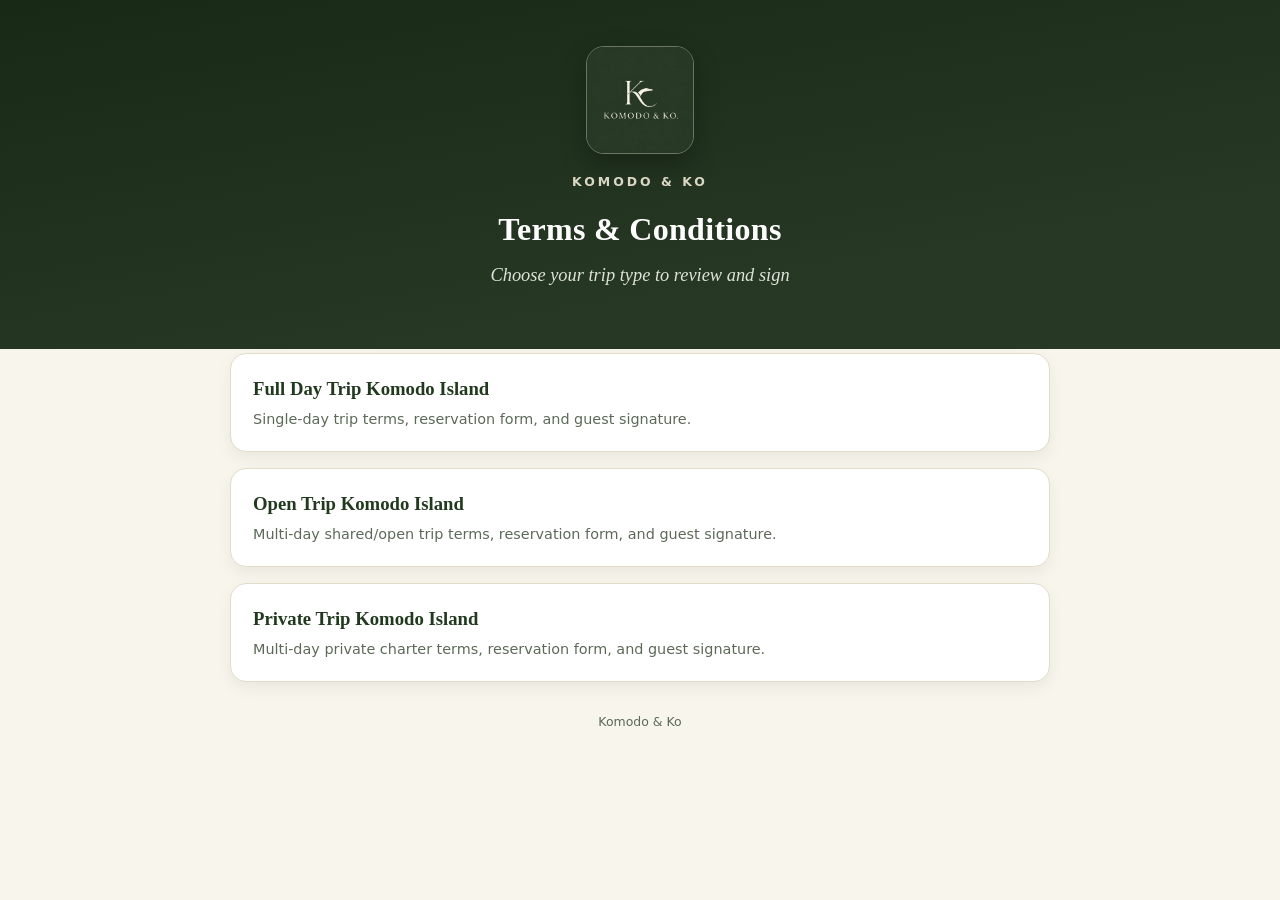
<file: index.html>
<!DOCTYPE html>
<html lang="en">
<head>
<meta charset="UTF-8">
<meta name="viewport" content="width=device-width, initial-scale=1.0">
<title>Komodo & Ko — Terms & Conditions Signing</title>
<link rel="stylesheet" href="assets/style.css">
</head>
<body>
<div class="hero">
  <img src="assets/logo.jpg" alt="Komodo & Ko logo" class="logo">
  <div class="brand">Komodo &amp; Ko</div>
  <h1>Terms &amp; Conditions</h1>
  <h2>Choose your trip type to review and sign</h2>
</div>
<div class="wrap">
  <div class="hub-grid" style="margin-top:4px;">
    <a class="hub-card" href="full-day-trip">
      <h3>Full Day Trip Komodo Island</h3>
      <p>Single-day trip terms, reservation form, and guest signature.</p>
    </a>
    <a class="hub-card" href="open-trip">
      <h3>Open Trip Komodo Island</h3>
      <p>Multi-day shared/open trip terms, reservation form, and guest signature.</p>
    </a>
    <a class="hub-card" href="private-trip">
      <h3>Private Trip Komodo Island</h3>
      <p>Multi-day private charter terms, reservation form, and guest signature.</p>
    </a>
  </div>
  <footer class="site-footer">Komodo &amp; Ko</footer>
</div>
</body>
</html>
</file>
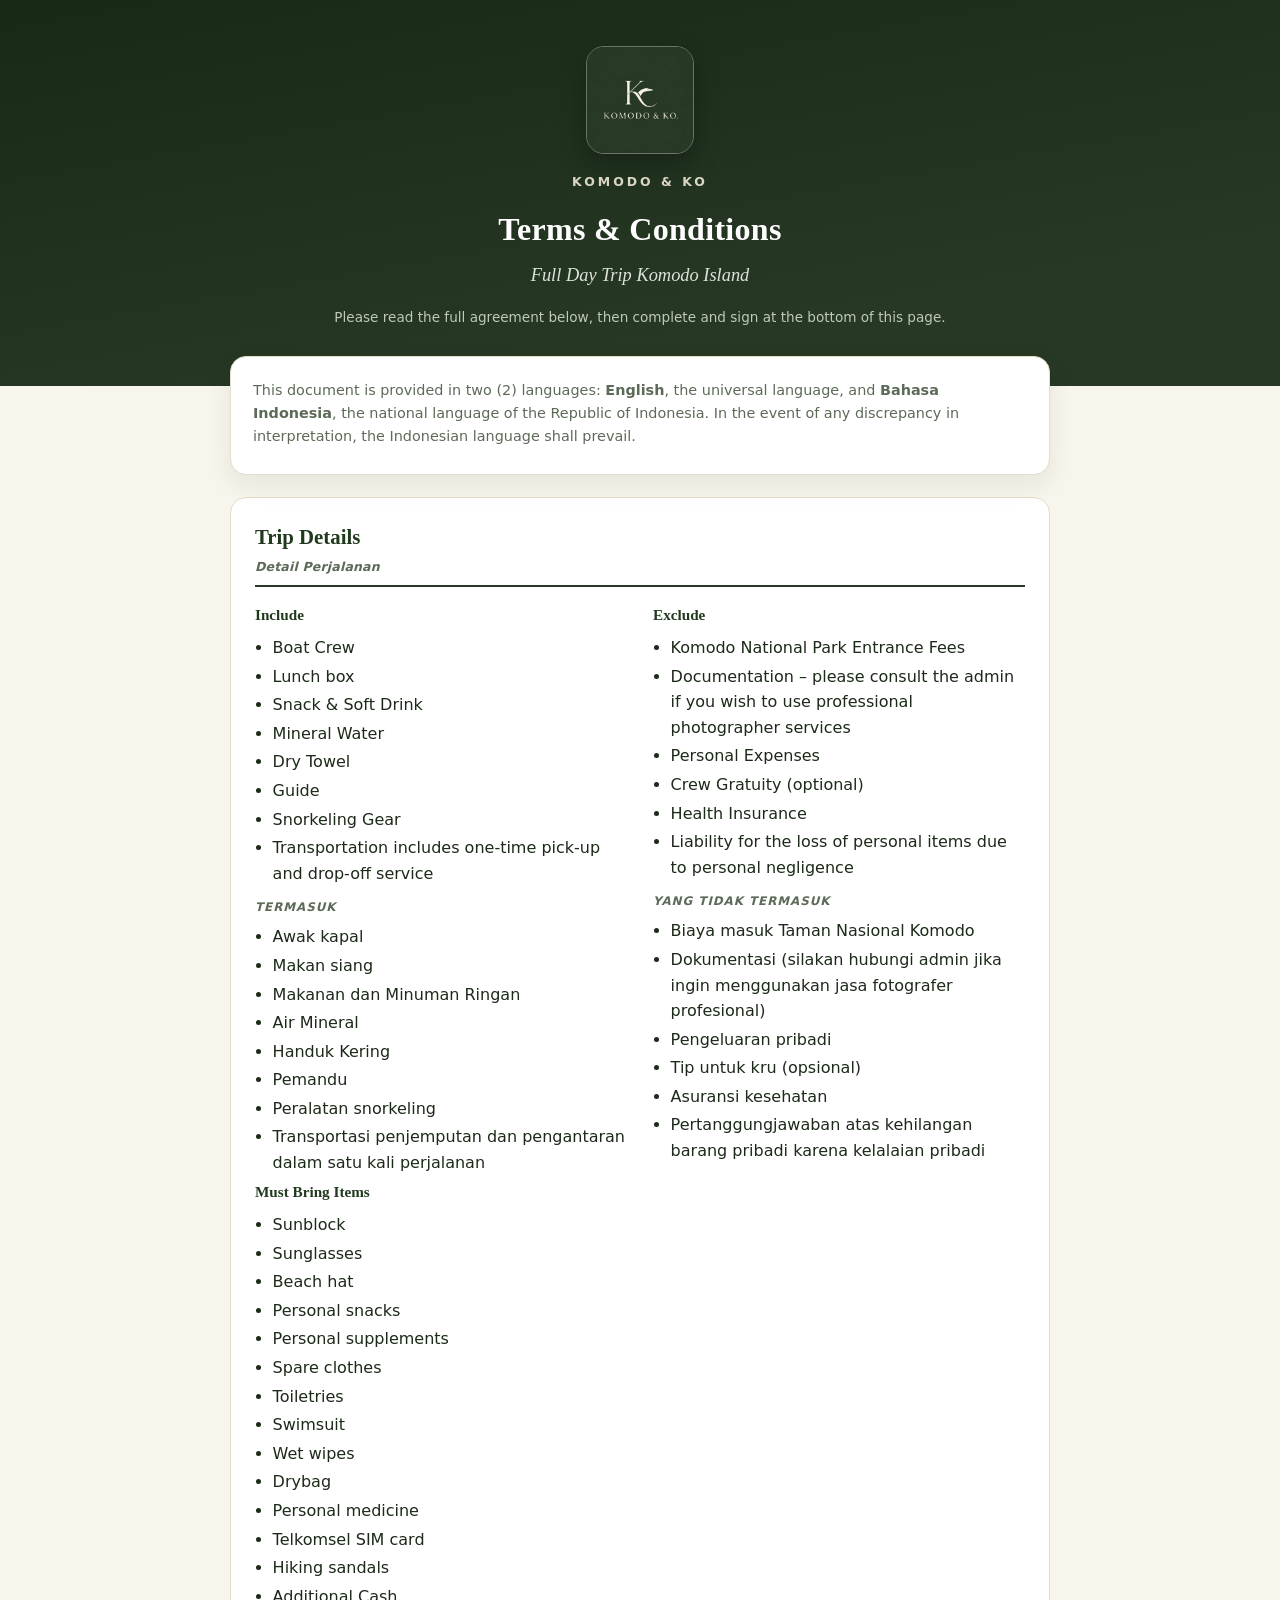
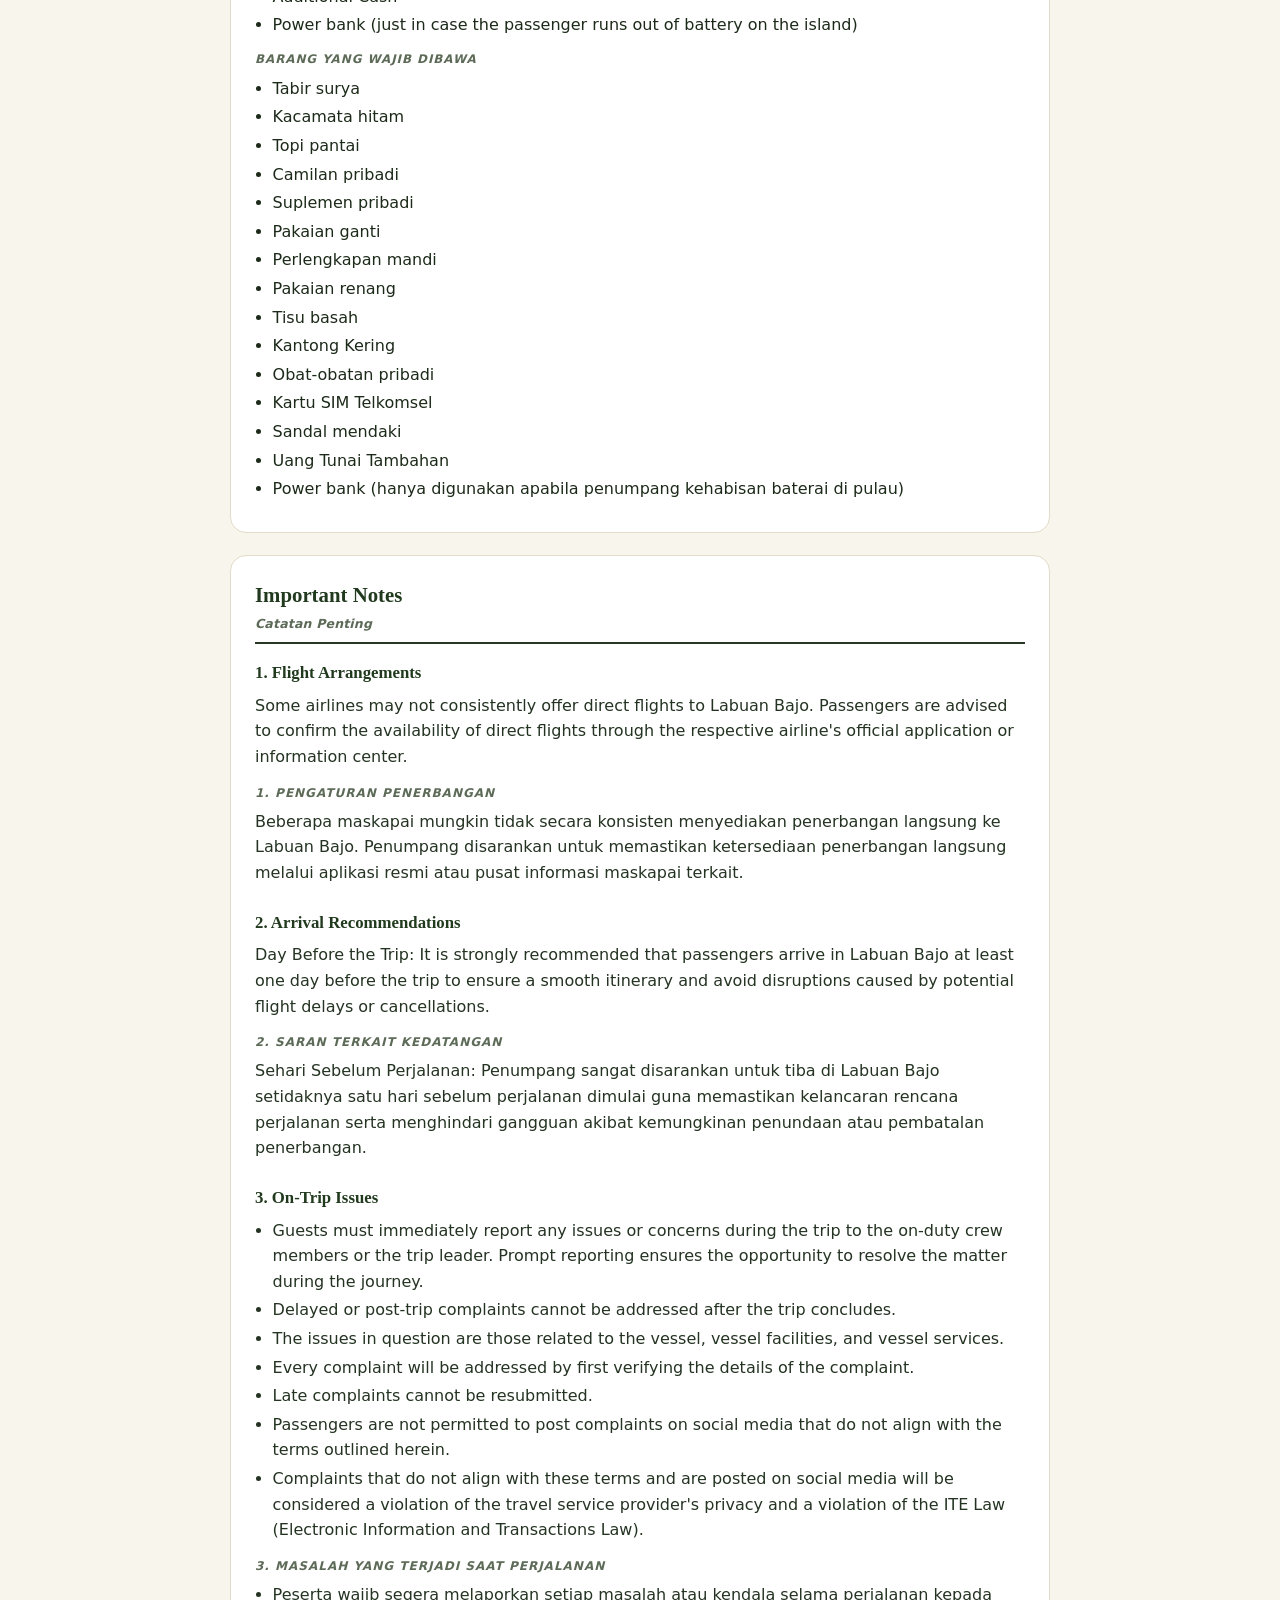
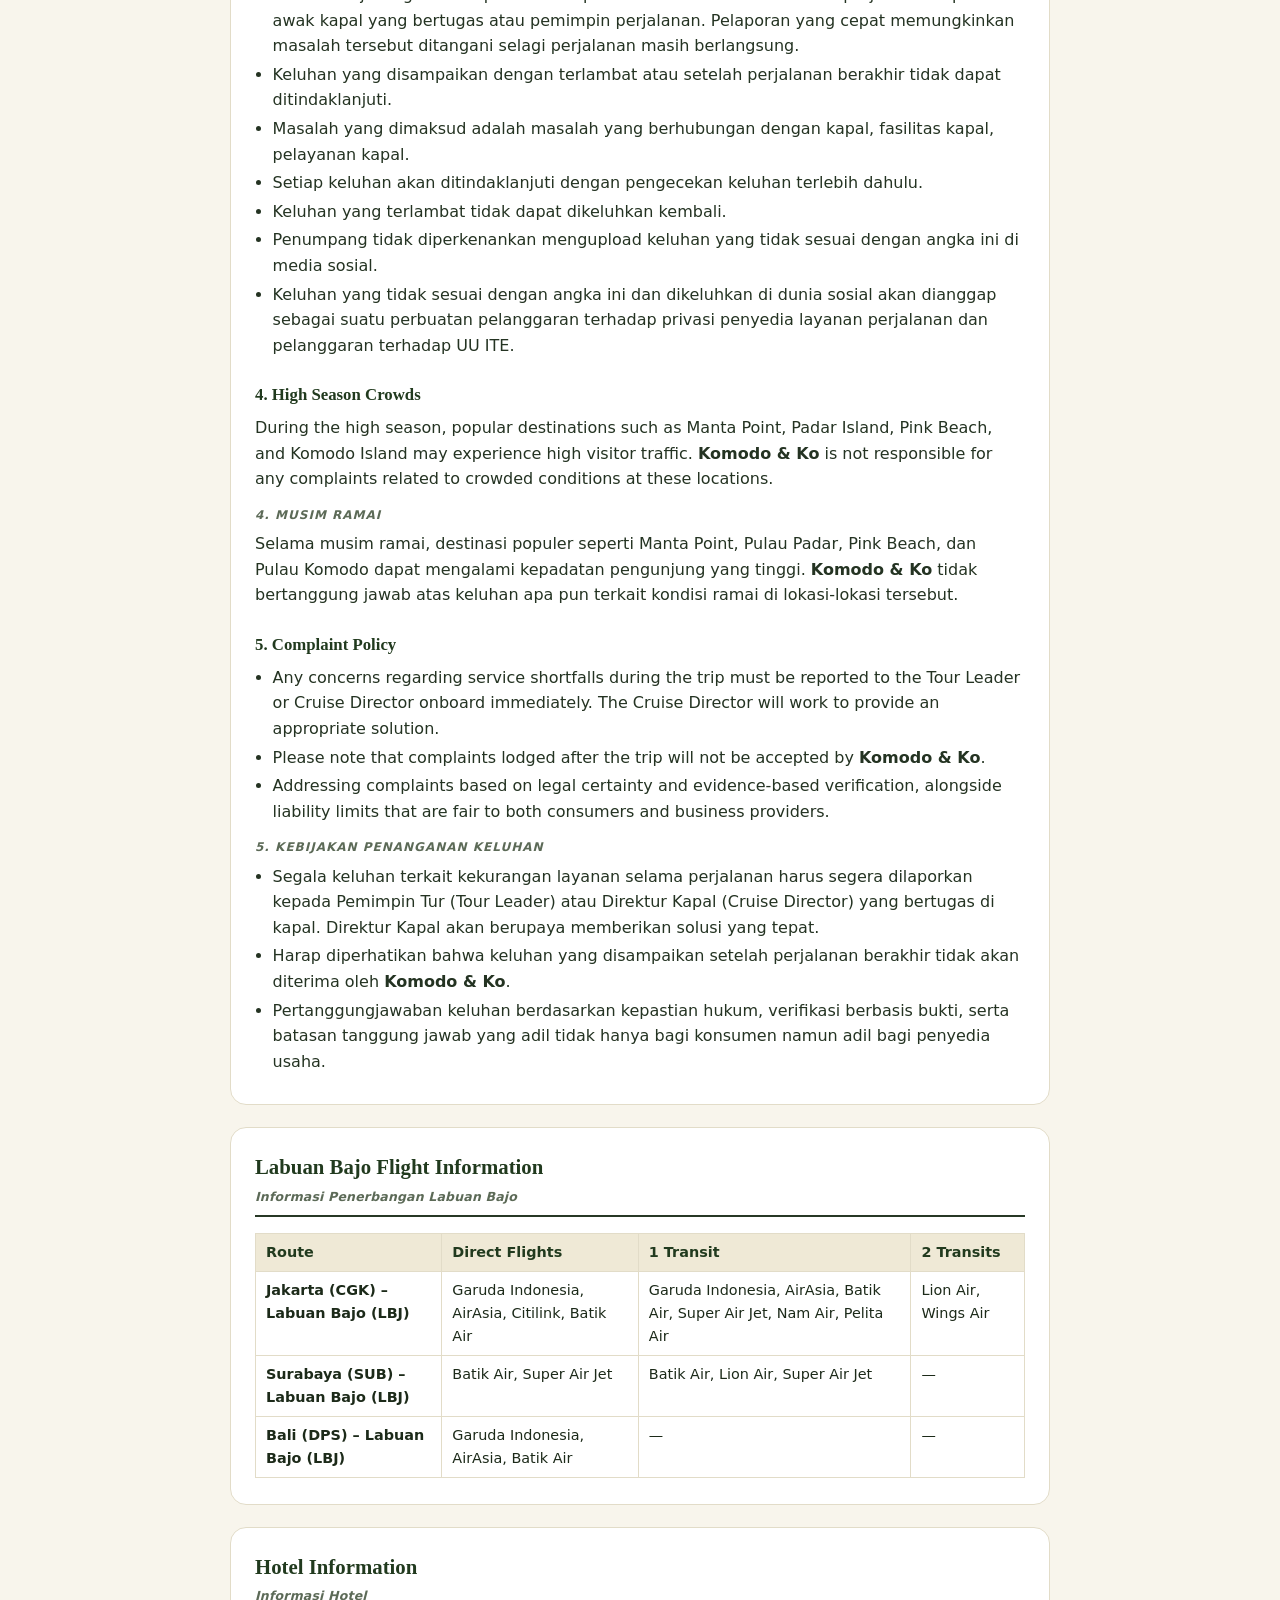
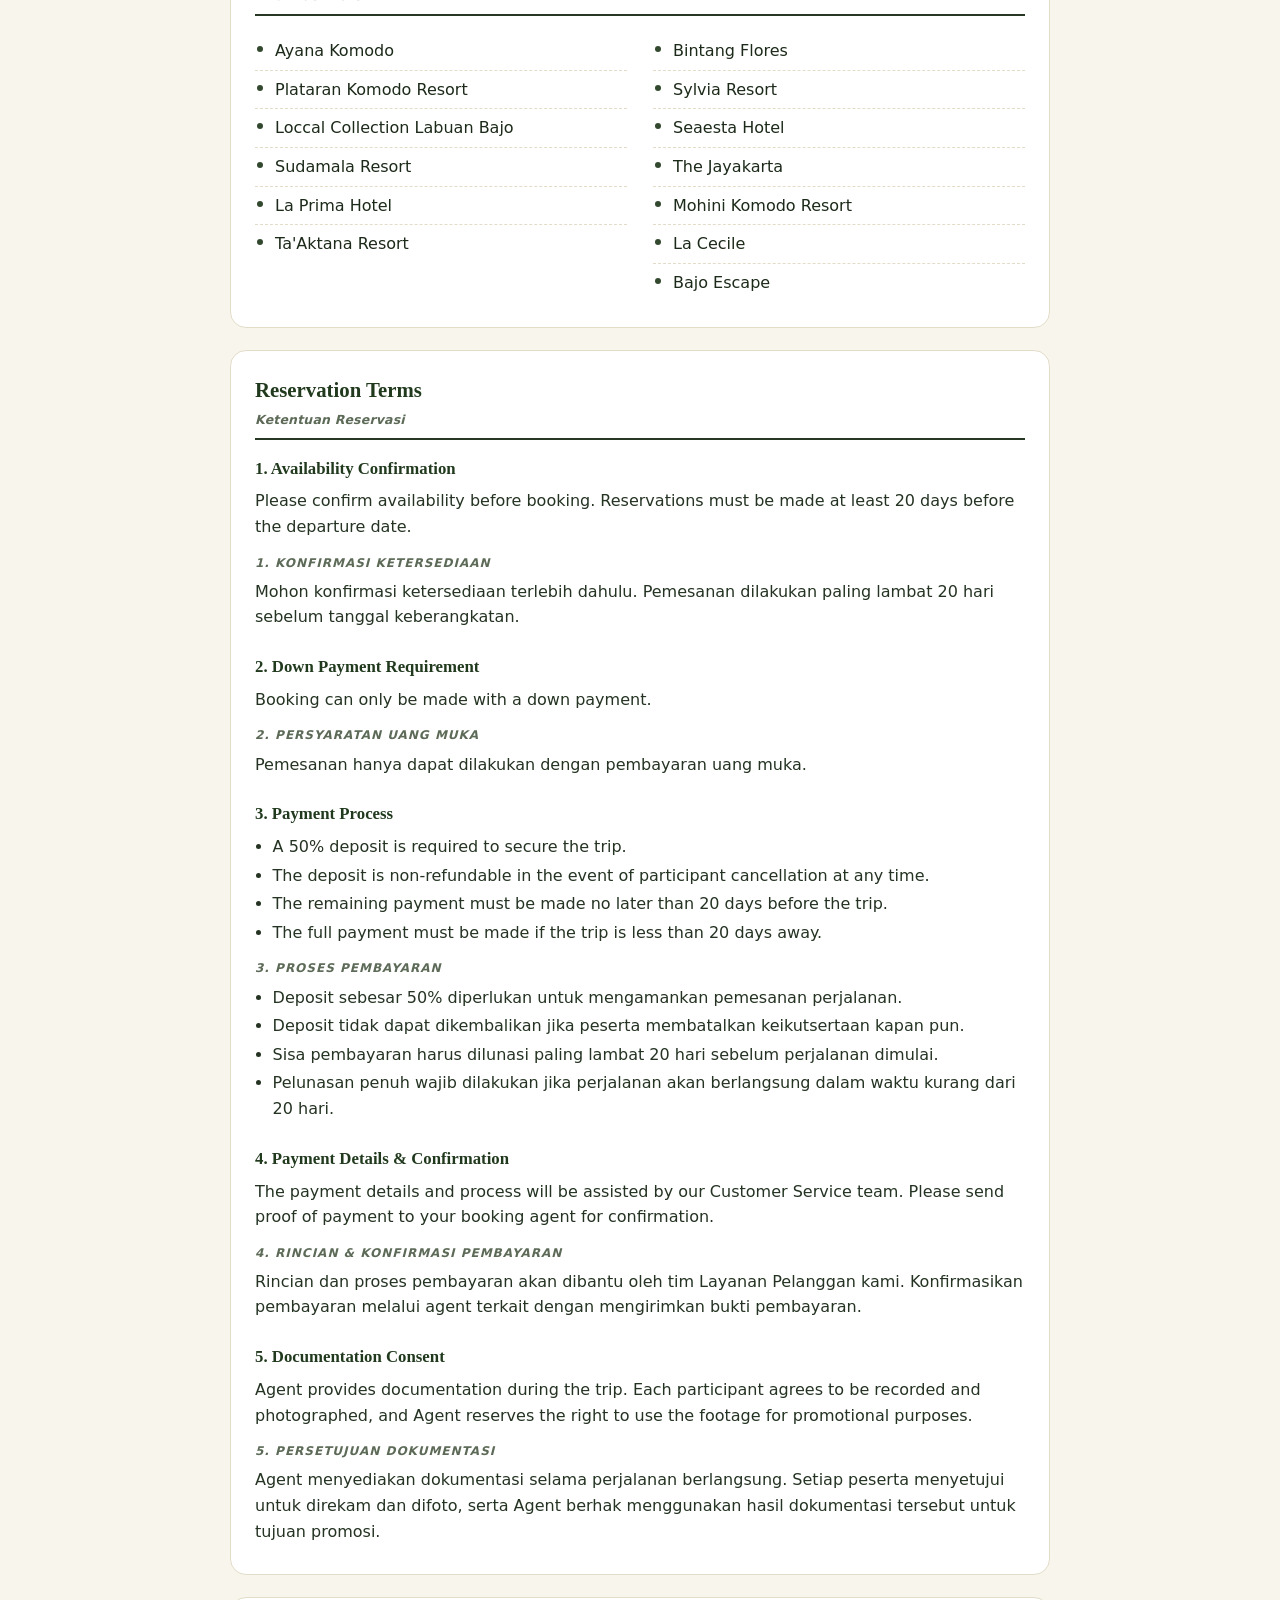
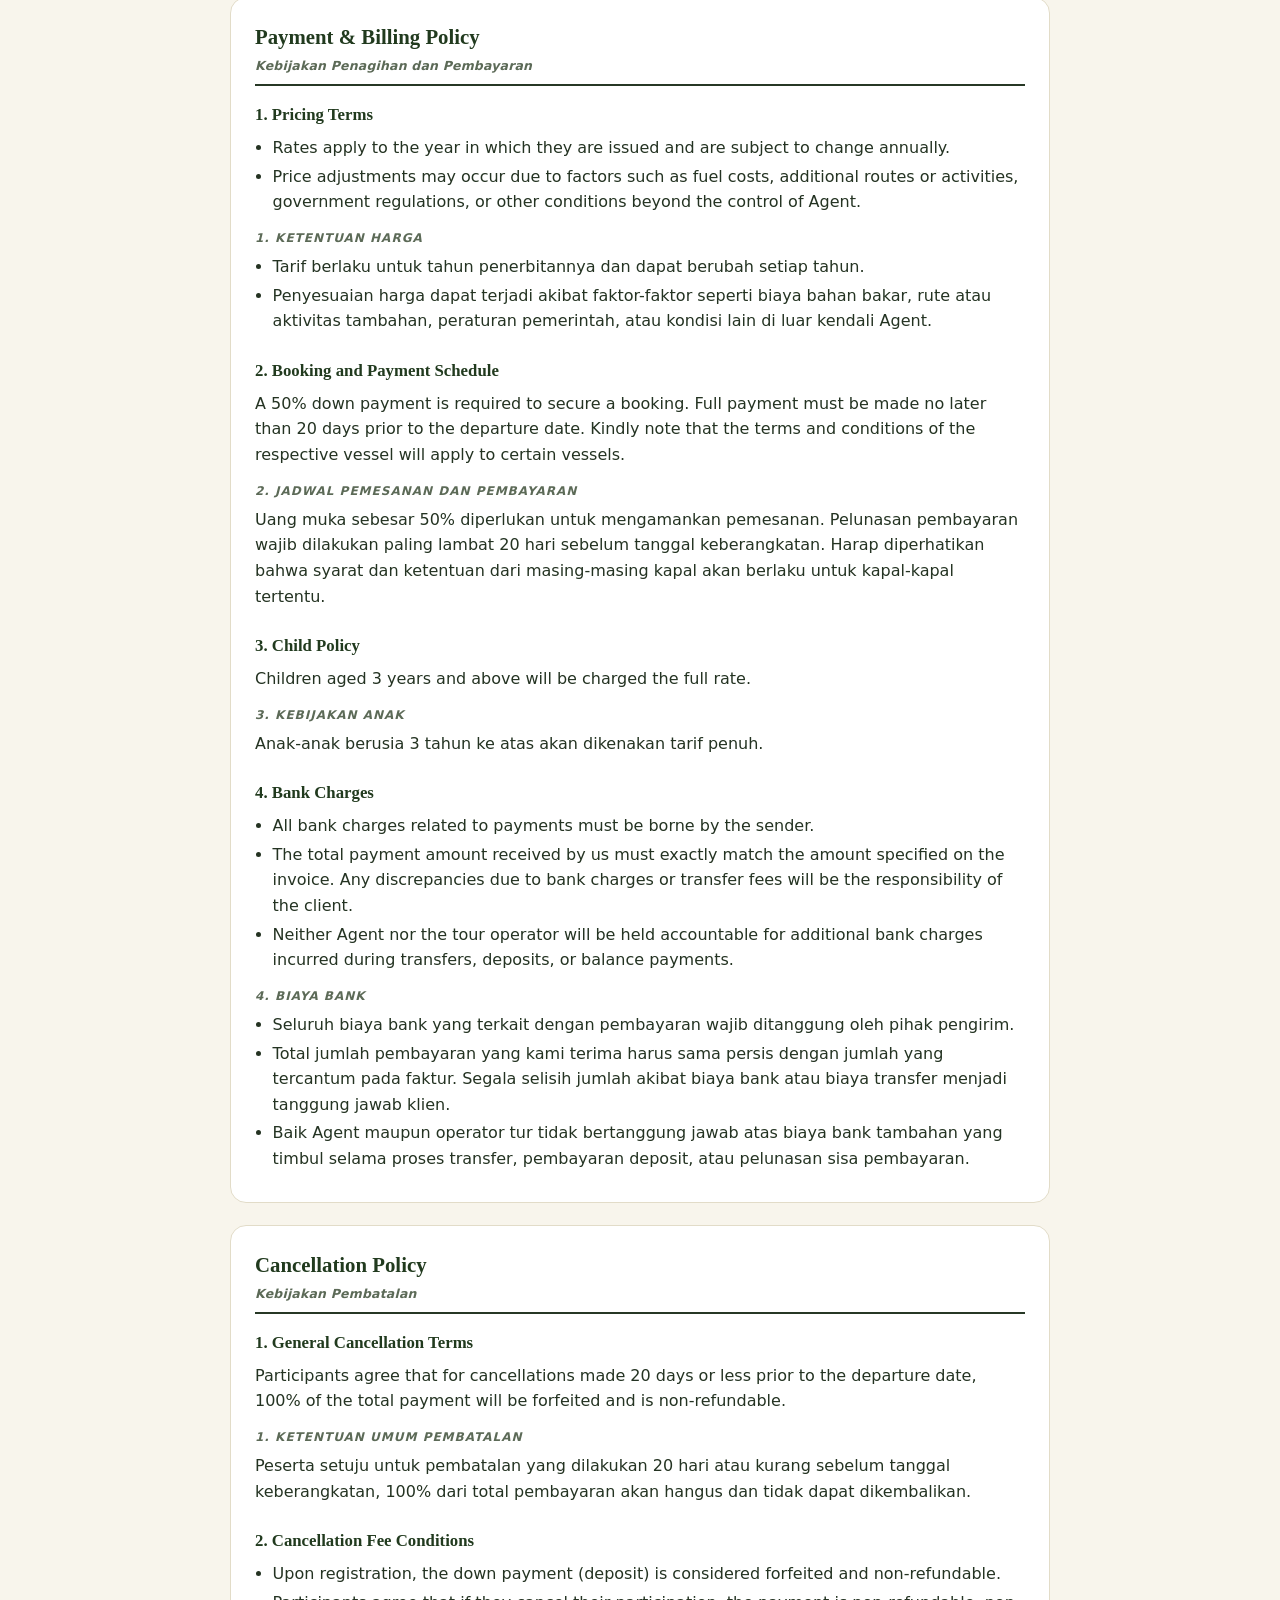
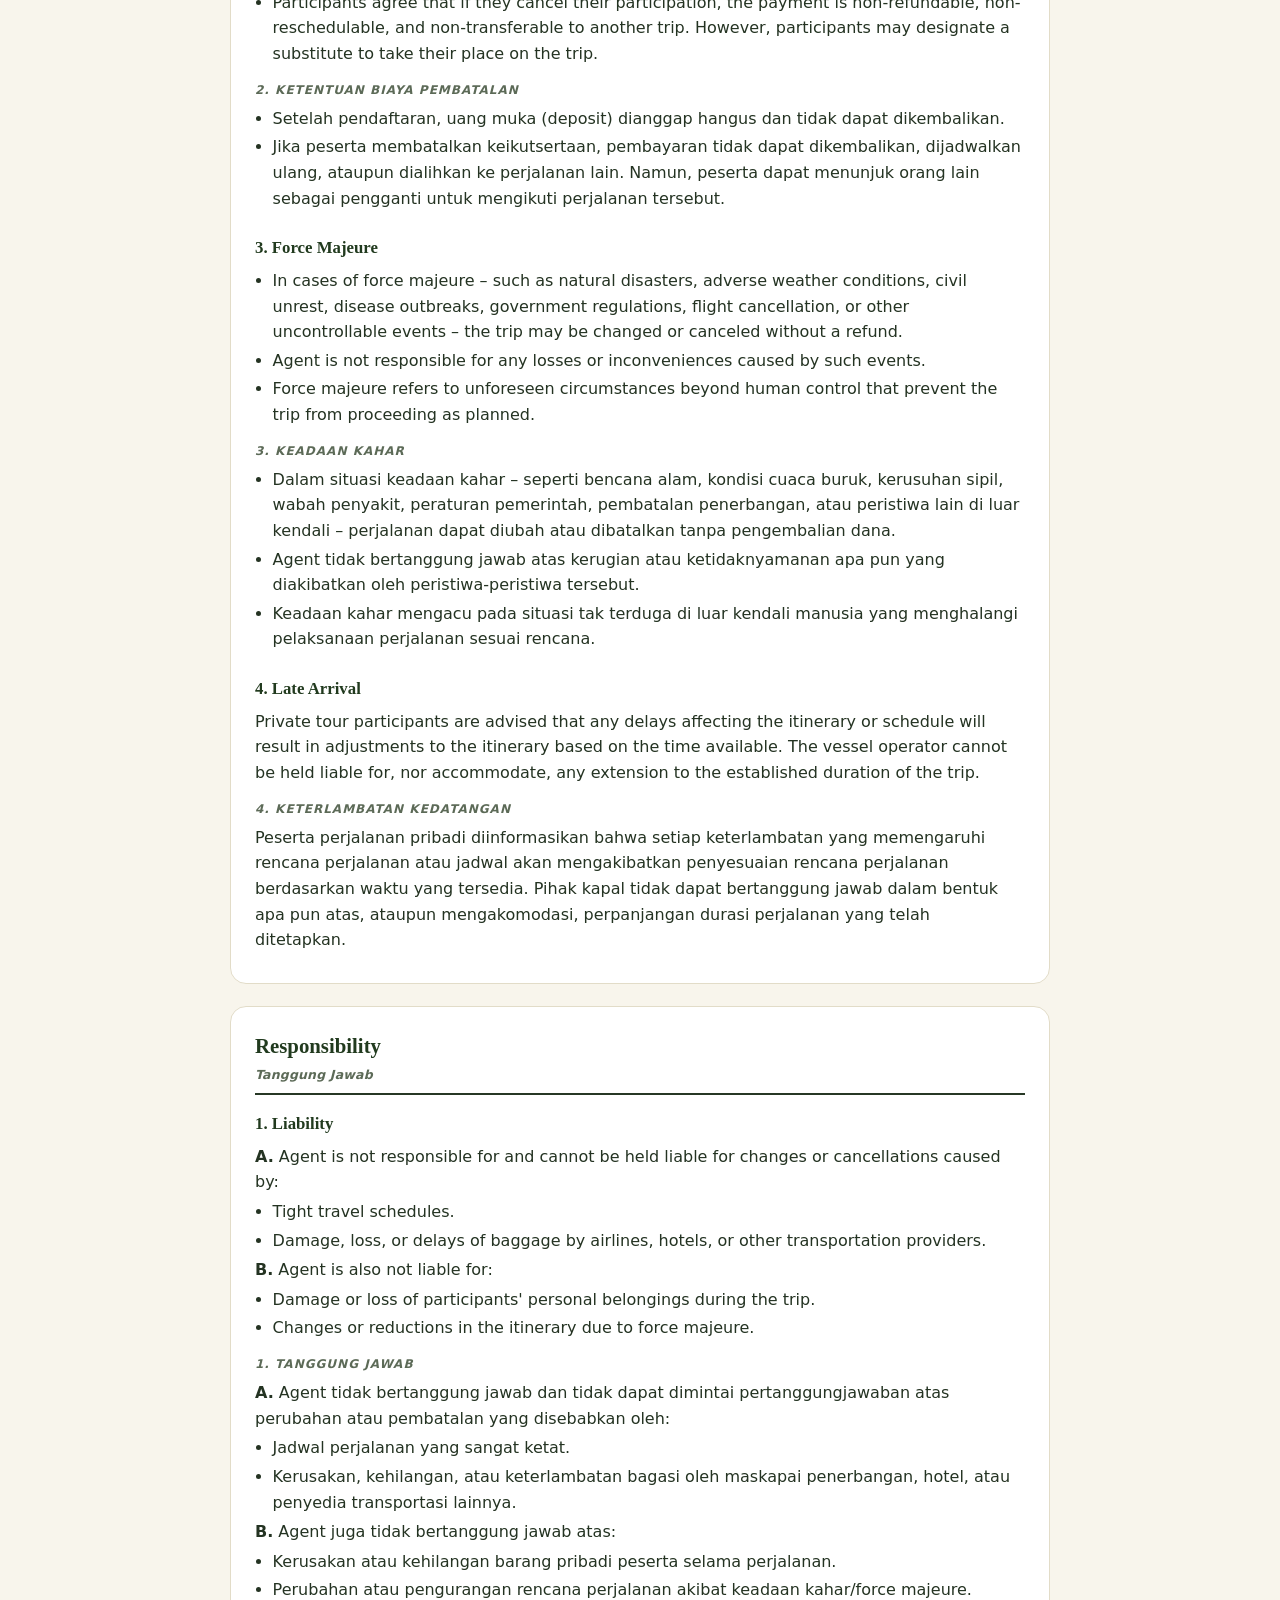
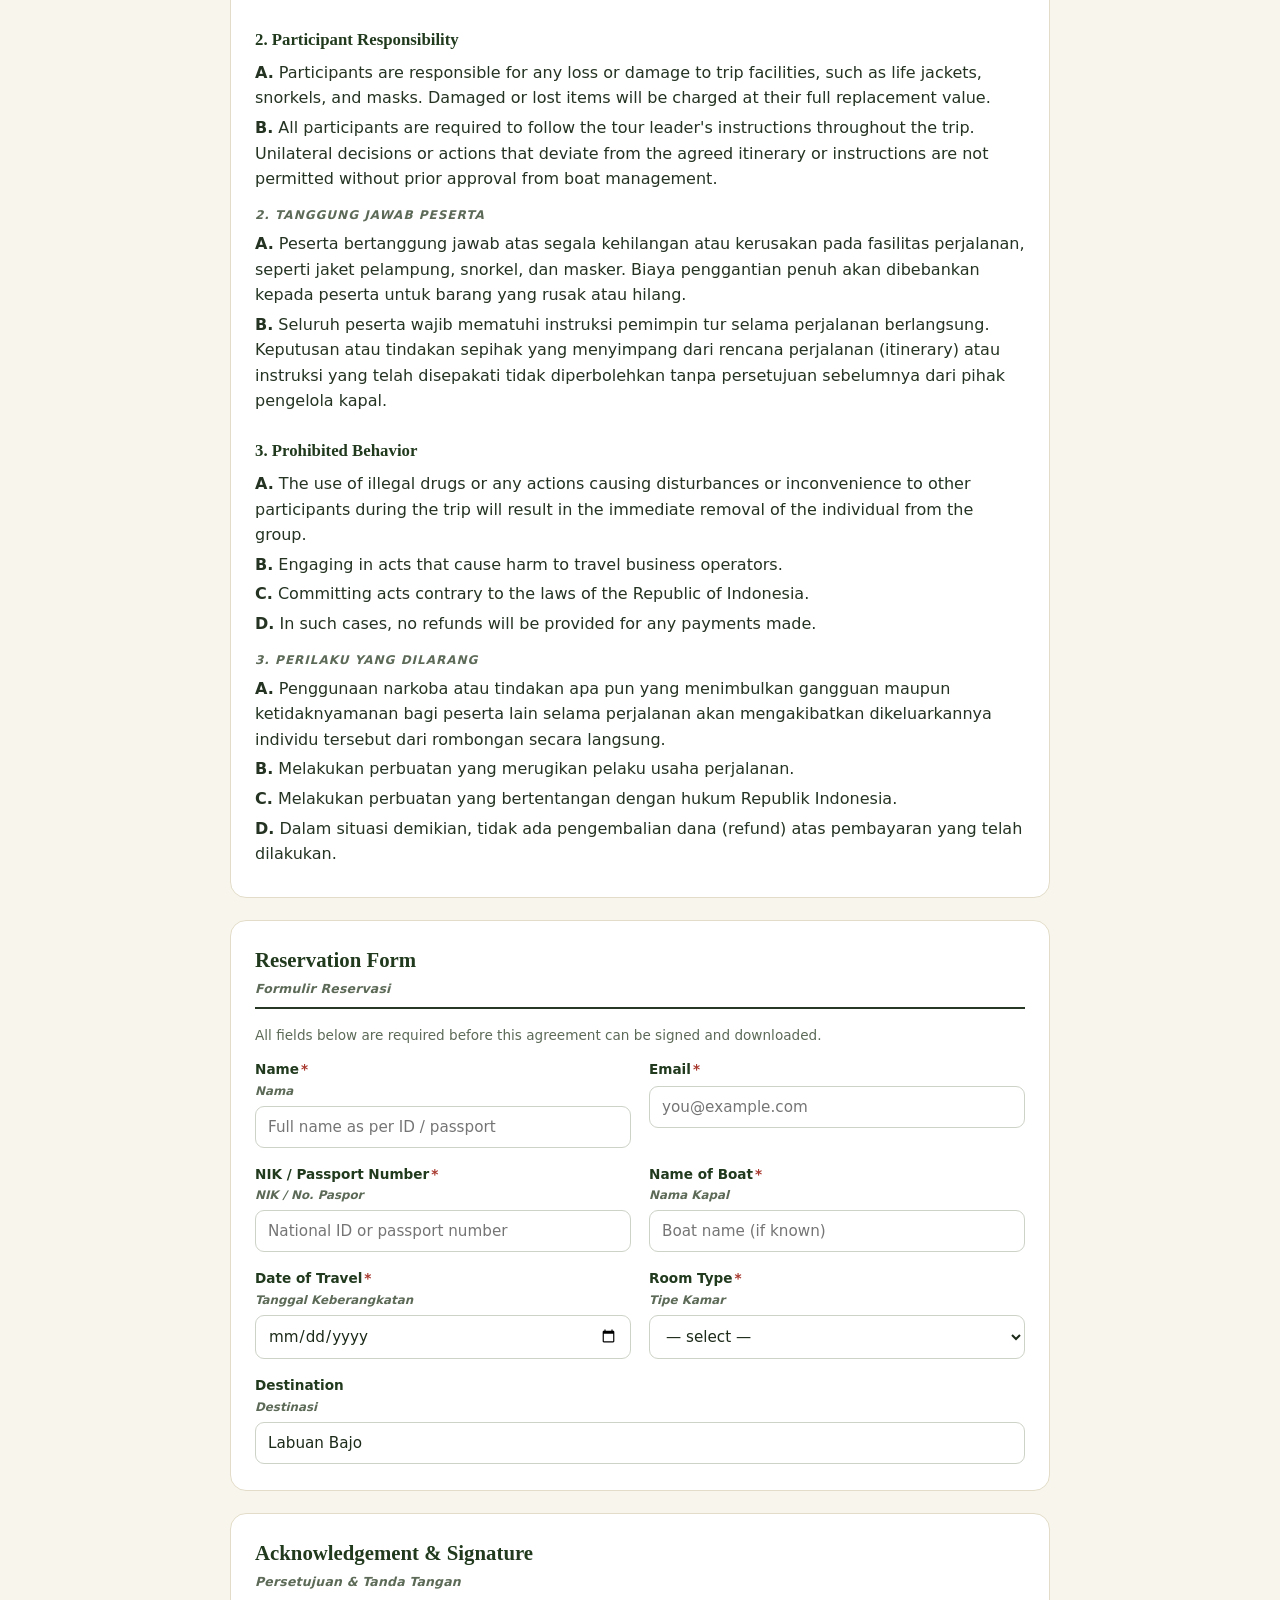
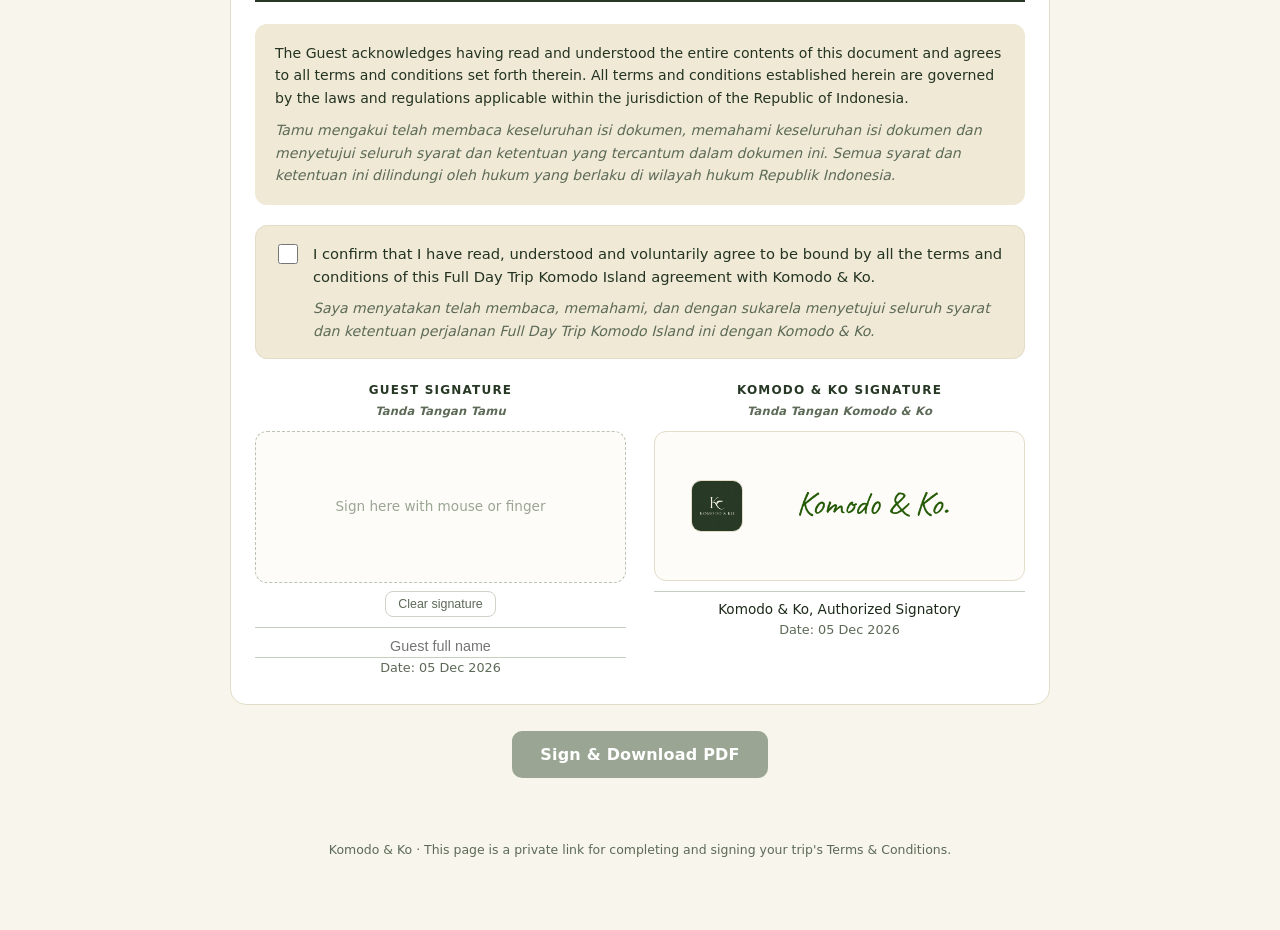
<file: full-day-trip.html>
<!DOCTYPE html>
<html lang="en">
<head>
<meta charset="UTF-8">
<meta name="viewport" content="width=device-width, initial-scale=1.0">
<title>Full Day Trip Komodo Island — Terms & Conditions | Komodo & Ko</title>
<link rel="stylesheet" href="assets/style.css">
</head>
<body data-file-label="Full-Day-Trip">

<div id="contract">
<div class="hero">
  <img src="assets/logo.jpg" alt="Komodo & Ko logo" class="logo">
  <div class="brand">Komodo &amp; Ko</div>
  <h1>Terms &amp; Conditions</h1>
  <h2>Full Day Trip Komodo Island</h2>
  <div class="sub">Please read the full agreement below, then complete and sign at the bottom of this page.</div>
</div>

<div class="wrap">
  <div class="card">
    <p style="margin:0;color:var(--muted);font-size:.9rem;">
      This document is provided in two (2) languages: <strong>English</strong>, the universal language,
      and <strong>Bahasa Indonesia</strong>, the national language of the Republic of Indonesia.
      In the event of any discrepancy in interpretation, the Indonesian language shall prevail.
    </p>
  </div>

  <div class="section">
    <h2>Trip Details<span class="title-id">Detail Perjalanan</span></h2>
    <div class="twocol">
      <div>
      <div class="lang-group">
        <h4>Include</h4>
        <ul>
          <li>Boat Crew</li>
          <li>Lunch box</li>
          <li>Snack &amp; Soft Drink</li>
          <li>Mineral Water</li>
          <li>Dry Towel</li>
          <li>Guide</li>
          <li>Snorkeling Gear</li>
          <li>Transportation includes one-time pick-up and drop-off service</li>
        </ul>
        <h4 class="id">Termasuk</h4>
        <ul>
          <li>Awak kapal</li>
          <li>Makan siang</li>
          <li>Makanan dan Minuman Ringan</li>
          <li>Air Mineral</li>
          <li>Handuk Kering</li>
          <li>Pemandu</li>
          <li>Peralatan snorkeling</li>
          <li>Transportasi penjemputan dan pengantaran dalam satu kali perjalanan</li>
        </ul>
      </div>
      </div>
      <div>
      <div class="lang-group">
        <h4>Exclude</h4>
        <ul>
          <li>Komodo National Park Entrance Fees</li>
          <li>Documentation &ndash; please consult the admin if you wish to use professional photographer services</li>
          <li>Personal Expenses</li>
          <li>Crew Gratuity (optional)</li>
          <li>Health Insurance</li>
          <li>Liability for the loss of personal items due to personal negligence</li>
        </ul>
        <h4 class="id">Yang Tidak Termasuk</h4>
        <ul>
          <li>Biaya masuk Taman Nasional Komodo</li>
          <li>Dokumentasi (silakan hubungi admin jika ingin menggunakan jasa fotografer profesional)</li>
          <li>Pengeluaran pribadi</li>
          <li>Tip untuk kru (opsional)</li>
          <li>Asuransi kesehatan</li>
          <li>Pertanggungjawaban atas kehilangan barang pribadi karena kelalaian pribadi</li>
        </ul>
      </div>
      </div>
    </div>
      <div class="lang-group">
        <h4>Must Bring Items</h4>
        <ul>
          <li>Sunblock</li>
          <li>Sunglasses</li>
          <li>Beach hat</li>
          <li>Personal snacks</li>
          <li>Personal supplements</li>
          <li>Spare clothes</li>
          <li>Toiletries</li>
          <li>Swimsuit</li>
          <li>Wet wipes</li>
          <li>Drybag</li>
          <li>Personal medicine</li>
          <li>Telkomsel SIM card</li>
          <li>Hiking sandals</li>
          <li>Additional Cash</li>
          <li>Power bank (just in case the passenger runs out of battery on the island)</li>
        </ul>
        <h4 class="id">Barang yang Wajib Dibawa</h4>
        <ul>
          <li>Tabir surya</li>
          <li>Kacamata hitam</li>
          <li>Topi pantai</li>
          <li>Camilan pribadi</li>
          <li>Suplemen pribadi</li>
          <li>Pakaian ganti</li>
          <li>Perlengkapan mandi</li>
          <li>Pakaian renang</li>
          <li>Tisu basah</li>
          <li>Kantong Kering</li>
          <li>Obat-obatan pribadi</li>
          <li>Kartu SIM Telkomsel</li>
          <li>Sandal mendaki</li>
          <li>Uang Tunai Tambahan</li>
          <li>Power bank (hanya digunakan apabila penumpang kehabisan baterai di pulau)</li>
        </ul>
      </div>
  </div>
  <div class="section">
    <h2>Important Notes<span class="title-id">Catatan Penting</span></h2>
    <div class="note">
      <h3>1. Flight Arrangements</h3>
      <p>Some airlines may not consistently offer direct flights to Labuan Bajo. Passengers are advised to confirm the availability of direct flights through the respective airline's official application or information center.</p>
      <h4 class="sub-id">1. Pengaturan Penerbangan</h4>
      <p>Beberapa maskapai mungkin tidak secara konsisten menyediakan penerbangan langsung ke Labuan Bajo. Penumpang disarankan untuk memastikan ketersediaan penerbangan langsung melalui aplikasi resmi atau pusat informasi maskapai terkait.</p>
    </div>
    <div class="note">
      <h3>2. Arrival Recommendations</h3>
      <p>Day Before the Trip: It is strongly recommended that passengers arrive in Labuan Bajo at least one day before the trip to ensure a smooth itinerary and avoid disruptions caused by potential flight delays or cancellations.</p>
      <h4 class="sub-id">2. Saran Terkait Kedatangan</h4>
      <p>Sehari Sebelum Perjalanan: Penumpang sangat disarankan untuk tiba di Labuan Bajo setidaknya satu hari sebelum perjalanan dimulai guna memastikan kelancaran rencana perjalanan serta menghindari gangguan akibat kemungkinan penundaan atau pembatalan penerbangan.</p>
    </div>
    <div class="note">
      <h3>3. On-Trip Issues</h3>
      <ul>
          <li>Guests must immediately report any issues or concerns during the trip to the on-duty crew members or the trip leader. Prompt reporting ensures the opportunity to resolve the matter during the journey.</li>
          <li>Delayed or post-trip complaints cannot be addressed after the trip concludes.</li>
          <li>The issues in question are those related to the vessel, vessel facilities, and vessel services.</li>
          <li>Every complaint will be addressed by first verifying the details of the complaint.</li>
          <li>Late complaints cannot be resubmitted.</li>
          <li>Passengers are not permitted to post complaints on social media that do not align with the terms outlined herein.</li>
          <li>Complaints that do not align with these terms and are posted on social media will be considered a violation of the travel service provider's privacy and a violation of the ITE Law (Electronic Information and Transactions Law).</li>
        </ul>
      <h4 class="sub-id">3. Masalah yang Terjadi Saat Perjalanan</h4>
      <ul>
          <li>Peserta wajib segera melaporkan setiap masalah atau kendala selama perjalanan kepada awak kapal yang bertugas atau pemimpin perjalanan. Pelaporan yang cepat memungkinkan masalah tersebut ditangani selagi perjalanan masih berlangsung.</li>
          <li>Keluhan yang disampaikan dengan terlambat atau setelah perjalanan berakhir tidak dapat ditindaklanjuti.</li>
          <li>Masalah yang dimaksud adalah masalah yang berhubungan dengan kapal, fasilitas kapal, pelayanan kapal.</li>
          <li>Setiap keluhan akan ditindaklanjuti dengan pengecekan keluhan terlebih dahulu.</li>
          <li>Keluhan yang terlambat tidak dapat dikeluhkan kembali.</li>
          <li>Penumpang tidak diperkenankan mengupload keluhan yang tidak sesuai dengan angka ini di media sosial.</li>
          <li>Keluhan yang tidak sesuai dengan angka ini dan dikeluhkan di dunia sosial akan dianggap sebagai suatu perbuatan pelanggaran terhadap privasi penyedia layanan perjalanan dan pelanggaran terhadap UU ITE.</li>
        </ul>
    </div>
    <div class="note">
      <h3>4. High Season Crowds</h3>
      <p>During the high season, popular destinations such as Manta Point, Padar Island, Pink Beach, and Komodo Island may experience high visitor traffic. <strong>Komodo &amp; Ko</strong> is not responsible for any complaints related to crowded conditions at these locations.</p>
      <h4 class="sub-id">4. Musim Ramai</h4>
      <p>Selama musim ramai, destinasi populer seperti Manta Point, Pulau Padar, Pink Beach, dan Pulau Komodo dapat mengalami kepadatan pengunjung yang tinggi. <strong>Komodo &amp; Ko</strong> tidak bertanggung jawab atas keluhan apa pun terkait kondisi ramai di lokasi-lokasi tersebut.</p>
    </div>
    <div class="note">
      <h3>5. Complaint Policy</h3>
      <ul>
          <li>Any concerns regarding service shortfalls during the trip must be reported to the Tour Leader or Cruise Director onboard immediately. The Cruise Director will work to provide an appropriate solution.</li>
          <li>Please note that complaints lodged after the trip will not be accepted by <strong>Komodo &amp; Ko</strong>.</li>
          <li>Addressing complaints based on legal certainty and evidence-based verification, alongside liability limits that are fair to both consumers and business providers.</li>
        </ul>
      <h4 class="sub-id">5. Kebijakan Penanganan Keluhan</h4>
      <ul>
          <li>Segala keluhan terkait kekurangan layanan selama perjalanan harus segera dilaporkan kepada Pemimpin Tur (Tour Leader) atau Direktur Kapal (Cruise Director) yang bertugas di kapal. Direktur Kapal akan berupaya memberikan solusi yang tepat.</li>
          <li>Harap diperhatikan bahwa keluhan yang disampaikan setelah perjalanan berakhir tidak akan diterima oleh <strong>Komodo &amp; Ko</strong>.</li>
          <li>Pertanggungjawaban keluhan berdasarkan kepastian hukum, verifikasi berbasis bukti, serta batasan tanggung jawab yang adil tidak hanya bagi konsumen namun adil bagi penyedia usaha.</li>
        </ul>
    </div>
  </div>

  <div class="section">
    <h2>Labuan Bajo Flight Information<span class="title-id">Informasi Penerbangan Labuan Bajo</span></h2>
    <table class="flight">
      <tr><th>Route</th><th>Direct Flights</th><th>1 Transit</th><th>2 Transits</th></tr>
      <tr>
        <td><strong>Jakarta (CGK) &ndash; Labuan Bajo (LBJ)</strong></td>
        <td>Garuda Indonesia, AirAsia, Citilink, Batik Air</td>
        <td>Garuda Indonesia, AirAsia, Batik Air, Super Air Jet, Nam Air, Pelita Air</td>
        <td>Lion Air, Wings Air</td>
      </tr>
      <tr>
        <td><strong>Surabaya (SUB) &ndash; Labuan Bajo (LBJ)</strong></td>
        <td>Batik Air, Super Air Jet</td>
        <td>Batik Air, Lion Air, Super Air Jet</td>
        <td>&mdash;</td>
      </tr>
      <tr>
        <td><strong>Bali (DPS) &ndash; Labuan Bajo (LBJ)</strong></td>
        <td>Garuda Indonesia, AirAsia, Batik Air</td>
        <td>&mdash;</td>
        <td>&mdash;</td>
      </tr>
    </table>
  </div>

  <div class="section">
    <h2>Hotel Information<span class="title-id">Informasi Hotel</span></h2>
    <div class="twocol">
      <div>
        <ul class="pill-list">
          <li>Ayana Komodo</li>
          <li>Plataran Komodo Resort</li>
          <li>Loccal Collection Labuan Bajo</li>
          <li>Sudamala Resort</li>
          <li>La Prima Hotel</li>
          <li>Ta'Aktana Resort</li>
        </ul>
      </div>
      <div>
        <ul class="pill-list">
          <li>Bintang Flores</li>
          <li>Sylvia Resort</li>
          <li>Seaesta Hotel</li>
          <li>The Jayakarta</li>
          <li>Mohini Komodo Resort</li>
          <li>La Cecile</li>
          <li>Bajo Escape</li>
        </ul>
      </div>
    </div>
  </div>
  <div class="section">
    <h2>Reservation Terms<span class="title-id">Ketentuan Reservasi</span></h2>
    <div class="note">
      <h3>1. Availability Confirmation</h3>
      <p>Please confirm availability before booking. Reservations must be made at least 20 days before the departure date.</p>
      <h4 class="sub-id">1. Konfirmasi Ketersediaan</h4>
      <p>Mohon konfirmasi ketersediaan terlebih dahulu. Pemesanan dilakukan paling lambat 20 hari sebelum tanggal keberangkatan.</p>
    </div>
    <div class="note">
      <h3>2. Down Payment Requirement</h3>
      <p>Booking can only be made with a down payment.</p>
      <h4 class="sub-id">2. Persyaratan Uang Muka</h4>
      <p>Pemesanan hanya dapat dilakukan dengan pembayaran uang muka.</p>
    </div>
    <div class="note">
      <h3>3. Payment Process</h3>
      <ul>
          <li>A 50% deposit is required to secure the trip.</li>
          <li>The deposit is non-refundable in the event of participant cancellation at any time.</li>
          <li>The remaining payment must be made no later than 20 days before the trip.</li>
          <li>The full payment must be made if the trip is less than 20 days away.</li>
        </ul>
      <h4 class="sub-id">3. Proses Pembayaran</h4>
      <ul>
          <li>Deposit sebesar 50% diperlukan untuk mengamankan pemesanan perjalanan.</li>
          <li>Deposit tidak dapat dikembalikan jika peserta membatalkan keikutsertaan kapan pun.</li>
          <li>Sisa pembayaran harus dilunasi paling lambat 20 hari sebelum perjalanan dimulai.</li>
          <li>Pelunasan penuh wajib dilakukan jika perjalanan akan berlangsung dalam waktu kurang dari 20 hari.</li>
        </ul>
    </div>
    <div class="note">
      <h3>4. Payment Details &amp; Confirmation</h3>
      <p>The payment details and process will be assisted by our Customer Service team. Please send proof of payment to your booking agent for confirmation.</p>
      <h4 class="sub-id">4. Rincian &amp; Konfirmasi Pembayaran</h4>
      <p>Rincian dan proses pembayaran akan dibantu oleh tim Layanan Pelanggan kami. Konfirmasikan pembayaran melalui agent terkait dengan mengirimkan bukti pembayaran.</p>
    </div>
    <div class="note">
      <h3>5. Documentation Consent</h3>
      <p>Agent provides documentation during the trip. Each participant agrees to be recorded and photographed, and Agent reserves the right to use the footage for promotional purposes.</p>
      <h4 class="sub-id">5. Persetujuan Dokumentasi</h4>
      <p>Agent menyediakan dokumentasi selama perjalanan berlangsung. Setiap peserta menyetujui untuk direkam dan difoto, serta Agent berhak menggunakan hasil dokumentasi tersebut untuk tujuan promosi.</p>
    </div>
  </div>
  <div class="section">
    <h2>Payment &amp; Billing Policy<span class="title-id">Kebijakan Penagihan dan Pembayaran</span></h2>
    <div class="note">
      <h3>1. Pricing Terms</h3>
      <ul>
          <li>Rates apply to the year in which they are issued and are subject to change annually.</li>
          <li>Price adjustments may occur due to factors such as fuel costs, additional routes or activities, government regulations, or other conditions beyond the control of Agent.</li>
        </ul>
      <h4 class="sub-id">1. Ketentuan Harga</h4>
      <ul>
          <li>Tarif berlaku untuk tahun penerbitannya dan dapat berubah setiap tahun.</li>
          <li>Penyesuaian harga dapat terjadi akibat faktor-faktor seperti biaya bahan bakar, rute atau aktivitas tambahan, peraturan pemerintah, atau kondisi lain di luar kendali Agent.</li>
        </ul>
    </div>
    <div class="note">
      <h3>2. Booking and Payment Schedule</h3>
      <p>A 50% down payment is required to secure a booking. Full payment must be made no later than 20 days prior to the departure date. Kindly note that the terms and conditions of the respective vessel will apply to certain vessels.</p>
      <h4 class="sub-id">2. Jadwal Pemesanan dan Pembayaran</h4>
      <p>Uang muka sebesar 50% diperlukan untuk mengamankan pemesanan. Pelunasan pembayaran wajib dilakukan paling lambat 20 hari sebelum tanggal keberangkatan. Harap diperhatikan bahwa syarat dan ketentuan dari masing-masing kapal akan berlaku untuk kapal-kapal tertentu.</p>
    </div>
    <div class="note">
      <h3>3. Child Policy</h3>
      <p>Children aged 3 years and above will be charged the full rate.</p>
      <h4 class="sub-id">3. Kebijakan Anak</h4>
      <p>Anak-anak berusia 3 tahun ke atas akan dikenakan tarif penuh.</p>
    </div>
    <div class="note">
      <h3>4. Bank Charges</h3>
      <ul>
          <li>All bank charges related to payments must be borne by the sender.</li>
          <li>The total payment amount received by us must exactly match the amount specified on the invoice. Any discrepancies due to bank charges or transfer fees will be the responsibility of the client.</li>
          <li>Neither Agent nor the tour operator will be held accountable for additional bank charges incurred during transfers, deposits, or balance payments.</li>
        </ul>
      <h4 class="sub-id">4. Biaya Bank</h4>
      <ul>
          <li>Seluruh biaya bank yang terkait dengan pembayaran wajib ditanggung oleh pihak pengirim.</li>
          <li>Total jumlah pembayaran yang kami terima harus sama persis dengan jumlah yang tercantum pada faktur. Segala selisih jumlah akibat biaya bank atau biaya transfer menjadi tanggung jawab klien.</li>
          <li>Baik Agent maupun operator tur tidak bertanggung jawab atas biaya bank tambahan yang timbul selama proses transfer, pembayaran deposit, atau pelunasan sisa pembayaran.</li>
        </ul>
    </div>
  </div>
  <div class="section">
    <h2>Cancellation Policy<span class="title-id">Kebijakan Pembatalan</span></h2>
    <div class="note">
      <h3>1. General Cancellation Terms</h3>
      <p>Participants agree that for cancellations made 20 days or less prior to the departure date, 100% of the total payment will be forfeited and is non-refundable.</p>
      <h4 class="sub-id">1. Ketentuan Umum Pembatalan</h4>
      <p>Peserta setuju untuk pembatalan yang dilakukan 20 hari atau kurang sebelum tanggal keberangkatan, 100% dari total pembayaran akan hangus dan tidak dapat dikembalikan.</p>
    </div>
    <div class="note">
      <h3>2. Cancellation Fee Conditions</h3>
      <ul>
          <li>Upon registration, the down payment (deposit) is considered forfeited and non-refundable.</li>
          <li>Participants agree that if they cancel their participation, the payment is non-refundable, non-reschedulable, and non-transferable to another trip. However, participants may designate a substitute to take their place on the trip.</li>
        </ul>
      <h4 class="sub-id">2. Ketentuan Biaya Pembatalan</h4>
      <ul>
          <li>Setelah pendaftaran, uang muka (deposit) dianggap hangus dan tidak dapat dikembalikan.</li>
          <li>Jika peserta membatalkan keikutsertaan, pembayaran tidak dapat dikembalikan, dijadwalkan ulang, ataupun dialihkan ke perjalanan lain. Namun, peserta dapat menunjuk orang lain sebagai pengganti untuk mengikuti perjalanan tersebut.</li>
        </ul>
    </div>
    <div class="note">
      <h3>3. Force Majeure</h3>
      <ul>
          <li>In cases of force majeure &ndash; such as natural disasters, adverse weather conditions, civil unrest, disease outbreaks, government regulations, flight cancellation, or other uncontrollable events &ndash; the trip may be changed or canceled without a refund.</li>
          <li>Agent is not responsible for any losses or inconveniences caused by such events.</li>
          <li>Force majeure refers to unforeseen circumstances beyond human control that prevent the trip from proceeding as planned.</li>
        </ul>
      <h4 class="sub-id">3. Keadaan Kahar</h4>
      <ul>
          <li>Dalam situasi keadaan kahar &ndash; seperti bencana alam, kondisi cuaca buruk, kerusuhan sipil, wabah penyakit, peraturan pemerintah, pembatalan penerbangan, atau peristiwa lain di luar kendali &ndash; perjalanan dapat diubah atau dibatalkan tanpa pengembalian dana.</li>
          <li>Agent tidak bertanggung jawab atas kerugian atau ketidaknyamanan apa pun yang diakibatkan oleh peristiwa-peristiwa tersebut.</li>
          <li>Keadaan kahar mengacu pada situasi tak terduga di luar kendali manusia yang menghalangi pelaksanaan perjalanan sesuai rencana.</li>
        </ul>
    </div>
    <div class="note">
      <h3>4. Late Arrival</h3>
      <p>Private tour participants are advised that any delays affecting the itinerary or schedule will result in adjustments to the itinerary based on the time available. The vessel operator cannot be held liable for, nor accommodate, any extension to the established duration of the trip.</p>
      <h4 class="sub-id">4. Keterlambatan Kedatangan</h4>
      <p>Peserta perjalanan pribadi diinformasikan bahwa setiap keterlambatan yang memengaruhi rencana perjalanan atau jadwal akan mengakibatkan penyesuaian rencana perjalanan berdasarkan waktu yang tersedia. Pihak kapal tidak dapat bertanggung jawab dalam bentuk apa pun atas, ataupun mengakomodasi, perpanjangan durasi perjalanan yang telah ditetapkan.</p>
    </div>
  </div>
  <div class="section">
    <h2>Responsibility<span class="title-id">Tanggung Jawab</span></h2>
    <div class="note">
      <h3>1. Liability</h3>
      <p><strong>A.</strong> Agent is not responsible for and cannot be held liable for changes or cancellations caused by:</p>
        <ul>
          <li>Tight travel schedules.</li>
          <li>Damage, loss, or delays of baggage by airlines, hotels, or other transportation providers.</li>
        </ul>
        <p><strong>B.</strong> Agent is also not liable for:</p>
        <ul>
          <li>Damage or loss of participants' personal belongings during the trip.</li>
          <li>Changes or reductions in the itinerary due to force majeure.</li>
        </ul>
      <h4 class="sub-id">1. Tanggung Jawab</h4>
      <p><strong>A.</strong> Agent tidak bertanggung jawab dan tidak dapat dimintai pertanggungjawaban atas perubahan atau pembatalan yang disebabkan oleh:</p>
        <ul>
          <li>Jadwal perjalanan yang sangat ketat.</li>
          <li>Kerusakan, kehilangan, atau keterlambatan bagasi oleh maskapai penerbangan, hotel, atau penyedia transportasi lainnya.</li>
        </ul>
        <p><strong>B.</strong> Agent juga tidak bertanggung jawab atas:</p>
        <ul>
          <li>Kerusakan atau kehilangan barang pribadi peserta selama perjalanan.</li>
          <li>Perubahan atau pengurangan rencana perjalanan akibat keadaan kahar/force majeure.</li>
        </ul>
    </div>
    <div class="note">
      <h3>2. Participant Responsibility</h3>
      <p><strong>A.</strong> Participants are responsible for any loss or damage to trip facilities, such as life jackets, snorkels, and masks. Damaged or lost items will be charged at their full replacement value.</p>
        <p><strong>B.</strong> All participants are required to follow the tour leader's instructions throughout the trip. Unilateral decisions or actions that deviate from the agreed itinerary or instructions are not permitted without prior approval from boat management.</p>
      <h4 class="sub-id">2. Tanggung Jawab Peserta</h4>
      <p><strong>A.</strong> Peserta bertanggung jawab atas segala kehilangan atau kerusakan pada fasilitas perjalanan, seperti jaket pelampung, snorkel, dan masker. Biaya penggantian penuh akan dibebankan kepada peserta untuk barang yang rusak atau hilang.</p>
        <p><strong>B.</strong> Seluruh peserta wajib mematuhi instruksi pemimpin tur selama perjalanan berlangsung. Keputusan atau tindakan sepihak yang menyimpang dari rencana perjalanan (itinerary) atau instruksi yang telah disepakati tidak diperbolehkan tanpa persetujuan sebelumnya dari pihak pengelola kapal.</p>
    </div>
    <div class="note">
      <h3>3. Prohibited Behavior</h3>
      <p><strong>A.</strong> The use of illegal drugs or any actions causing disturbances or inconvenience to other participants during the trip will result in the immediate removal of the individual from the group.</p>
        <p><strong>B.</strong> Engaging in acts that cause harm to travel business operators.</p>
        <p><strong>C.</strong> Committing acts contrary to the laws of the Republic of Indonesia.</p>
        <p><strong>D.</strong> In such cases, no refunds will be provided for any payments made.</p>
      <h4 class="sub-id">3. Perilaku yang Dilarang</h4>
      <p><strong>A.</strong> Penggunaan narkoba atau tindakan apa pun yang menimbulkan gangguan maupun ketidaknyamanan bagi peserta lain selama perjalanan akan mengakibatkan dikeluarkannya individu tersebut dari rombongan secara langsung.</p>
        <p><strong>B.</strong> Melakukan perbuatan yang merugikan pelaku usaha perjalanan.</p>
        <p><strong>C.</strong> Melakukan perbuatan yang bertentangan dengan hukum Republik Indonesia.</p>
        <p><strong>D.</strong> Dalam situasi demikian, tidak ada pengembalian dana (refund) atas pembayaran yang telah dilakukan.</p>
    </div>
  </div>


  <div class="section" id="reservation-form">
    <h2>Reservation Form<span class="title-id">Formulir Reservasi</span></h2>
    <p style="margin:0 0 4px;color:var(--muted);font-size:.85rem;">All fields below are required before this
    agreement can be signed and downloaded.</p>
    <div class="formgrid">
      <div class="field">
        <label for="resName">Name<span class="req">*</span><span class="label-id">Nama</span></label>
        <input type="text" id="resName" placeholder="Full name as per ID / passport" required>
      </div>
      <div class="field">
        <label for="resEmail">Email<span class="req">*</span></label>
        <input type="email" id="resEmail" placeholder="you@example.com" required>
      </div>
      <div class="field">
        <label for="resId">NIK / Passport Number<span class="req">*</span><span class="label-id">NIK / No. Paspor</span></label>
        <input type="text" id="resId" placeholder="National ID or passport number" required>
      </div>
      <div class="field">
        <label for="resBoat">Name of Boat<span class="req">*</span><span class="label-id">Nama Kapal</span></label>
        <input type="text" id="resBoat" placeholder="Boat name (if known)" required>
      </div>
      <div class="field">
        <label for="resDate">Date of Travel<span class="req">*</span><span class="label-id">Tanggal Keberangkatan</span></label>
        <input type="date" id="resDate" required>
      </div>
      <div class="field">
        <label for="resRoom">Room Type<span class="req">*</span><span class="label-id">Tipe Kamar</span></label>
        <select id="resRoom" required>
          <option value="">— select —</option>
          <option value="Leisure (Wisata)">Leisure (Wisata)</option>
          <option value="Diving (Menyelam)">Diving (Menyelam)</option>
          <option value="Combined (Gabungan)">Combined (Gabungan)</option>
        </select>
      </div>
      <div class="field full">
        <label for="resDestination">Destination<span class="label-id">Destinasi</span></label>
        <input type="text" id="resDestination" value="Labuan Bajo" readonly>
      </div>
    </div>
  </div>

  <div class="section" id="acknowledgement">
    <h2>Acknowledgement &amp; Signature<span class="title-id">Persetujuan &amp; Tanda Tangan</span></h2>
    <div class="closing">
      <p>The Guest acknowledges having read and understood the entire contents of this document and agrees to all terms and conditions set forth therein. All terms and conditions established herein are governed by the laws and regulations applicable within the jurisdiction of the Republic of Indonesia.</p>
      <p class="id">Tamu mengakui telah membaca keseluruhan isi dokumen, memahami keseluruhan isi dokumen dan menyetujui seluruh syarat dan ketentuan yang tercantum dalam dokumen ini. Semua syarat dan ketentuan ini dilindungi oleh hukum yang berlaku di wilayah hukum Republik Indonesia.</p>
    </div>

    <div class="agree-box">
      <input type="checkbox" id="agreeCheckbox">
      <label for="agreeCheckbox">
        <p>I confirm that I have read, understood and voluntarily agree to be bound by all the terms and
        conditions of this Full Day Trip Komodo Island agreement with Komodo &amp; Ko.</p>
        <p class="id">Saya menyatakan telah membaca, memahami, dan dengan sukarela menyetujui seluruh syarat dan
        ketentuan perjalanan Full Day Trip Komodo Island ini dengan Komodo &amp; Ko.</p>
      </label>
    </div>

    <div class="sig-grid">
      <div class="sig-block">
        <h4>Guest Signature<span class="id">Tanda Tangan Tamu</span></h4>
        <div class="sig-canvas-wrap">
          <canvas id="guestSignatureCanvas" class="sig-canvas"></canvas>
          <div class="sig-placeholder">Sign here with mouse or finger</div>
        </div>
        <button type="button" id="clearSignature" class="sig-clear no-print">Clear signature</button>
        <div class="sig-line">
          <input type="text" id="guestSignName" class="sig-name-input" placeholder="Guest full name" required>
        </div>
        <div class="sig-date">Date: <span id="guestSignDate">—</span></div>
      </div>

      <div class="sig-block">
        <h4>Komodo &amp; Ko Signature<span class="id">Tanda Tangan Komodo &amp; Ko</span></h4>
        <div class="sig-static">
          <img src="assets/logo.jpg" alt="Komodo & Ko logo" class="company-logo">
          <img src="assets/company-signature.png" alt="Komodo & Ko authorized signature" class="company-sig">
        </div>
        <div class="sig-line">
          <span style="width:100%;text-align:center;">Komodo &amp; Ko, Authorized Signatory</span>
        </div>
        <div class="sig-date">Date: <span id="companySignDate">—</span></div>
      </div>
    </div>
  </div>

  <div class="actions no-print">
    <button type="button" id="downloadPdfBtn" class="btn btn-primary" disabled>Sign &amp; Download PDF</button>
    <div class="status-msg" id="statusMsg"></div>
  </div>

  <footer class="site-footer no-print">
    Komodo &amp; Ko &middot; This page is a private link for completing and signing your trip's Terms &amp; Conditions.
  </footer>
</div>
</div>

<script src="assets/signature_pad.umd.min.js"></script>
<script src="assets/html2canvas.min.js"></script>
<script src="assets/jspdf.umd.min.js"></script>
<script src="assets/app.js"></script>
</body>
</html>
</file>
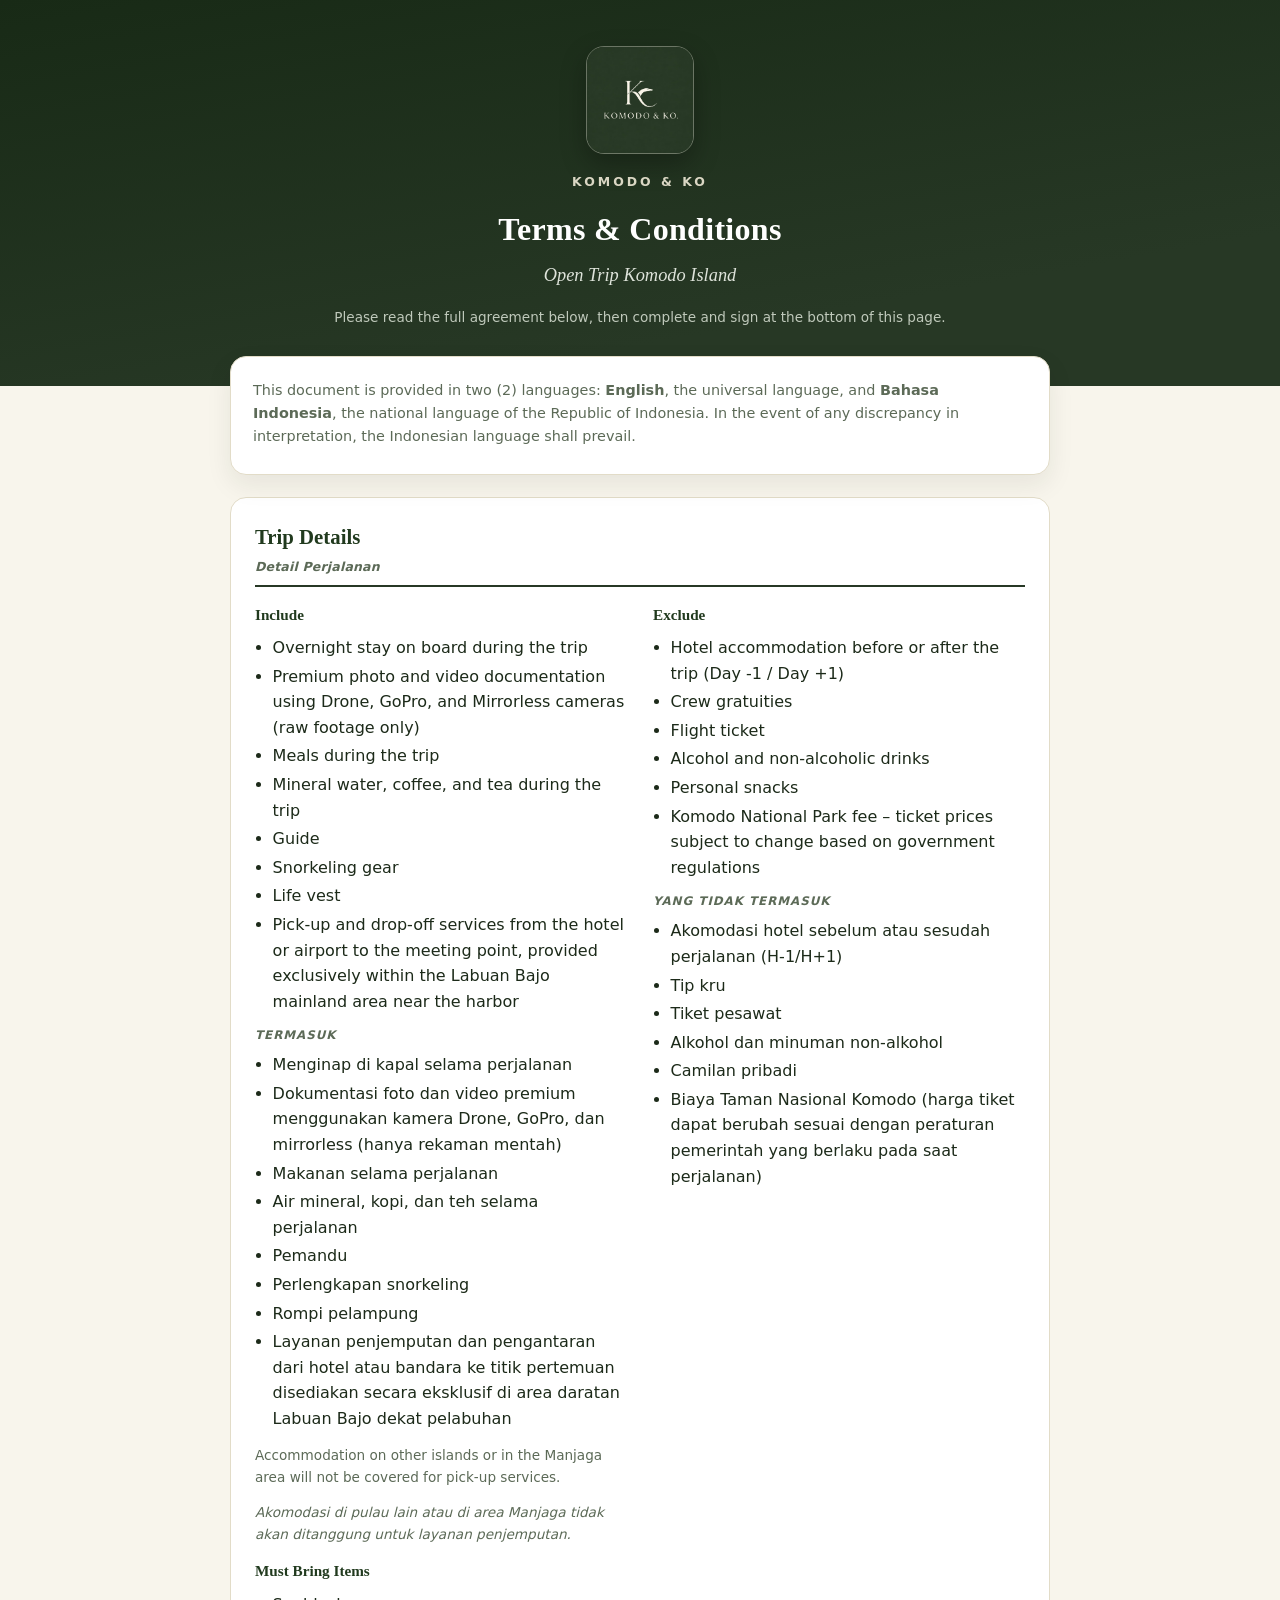
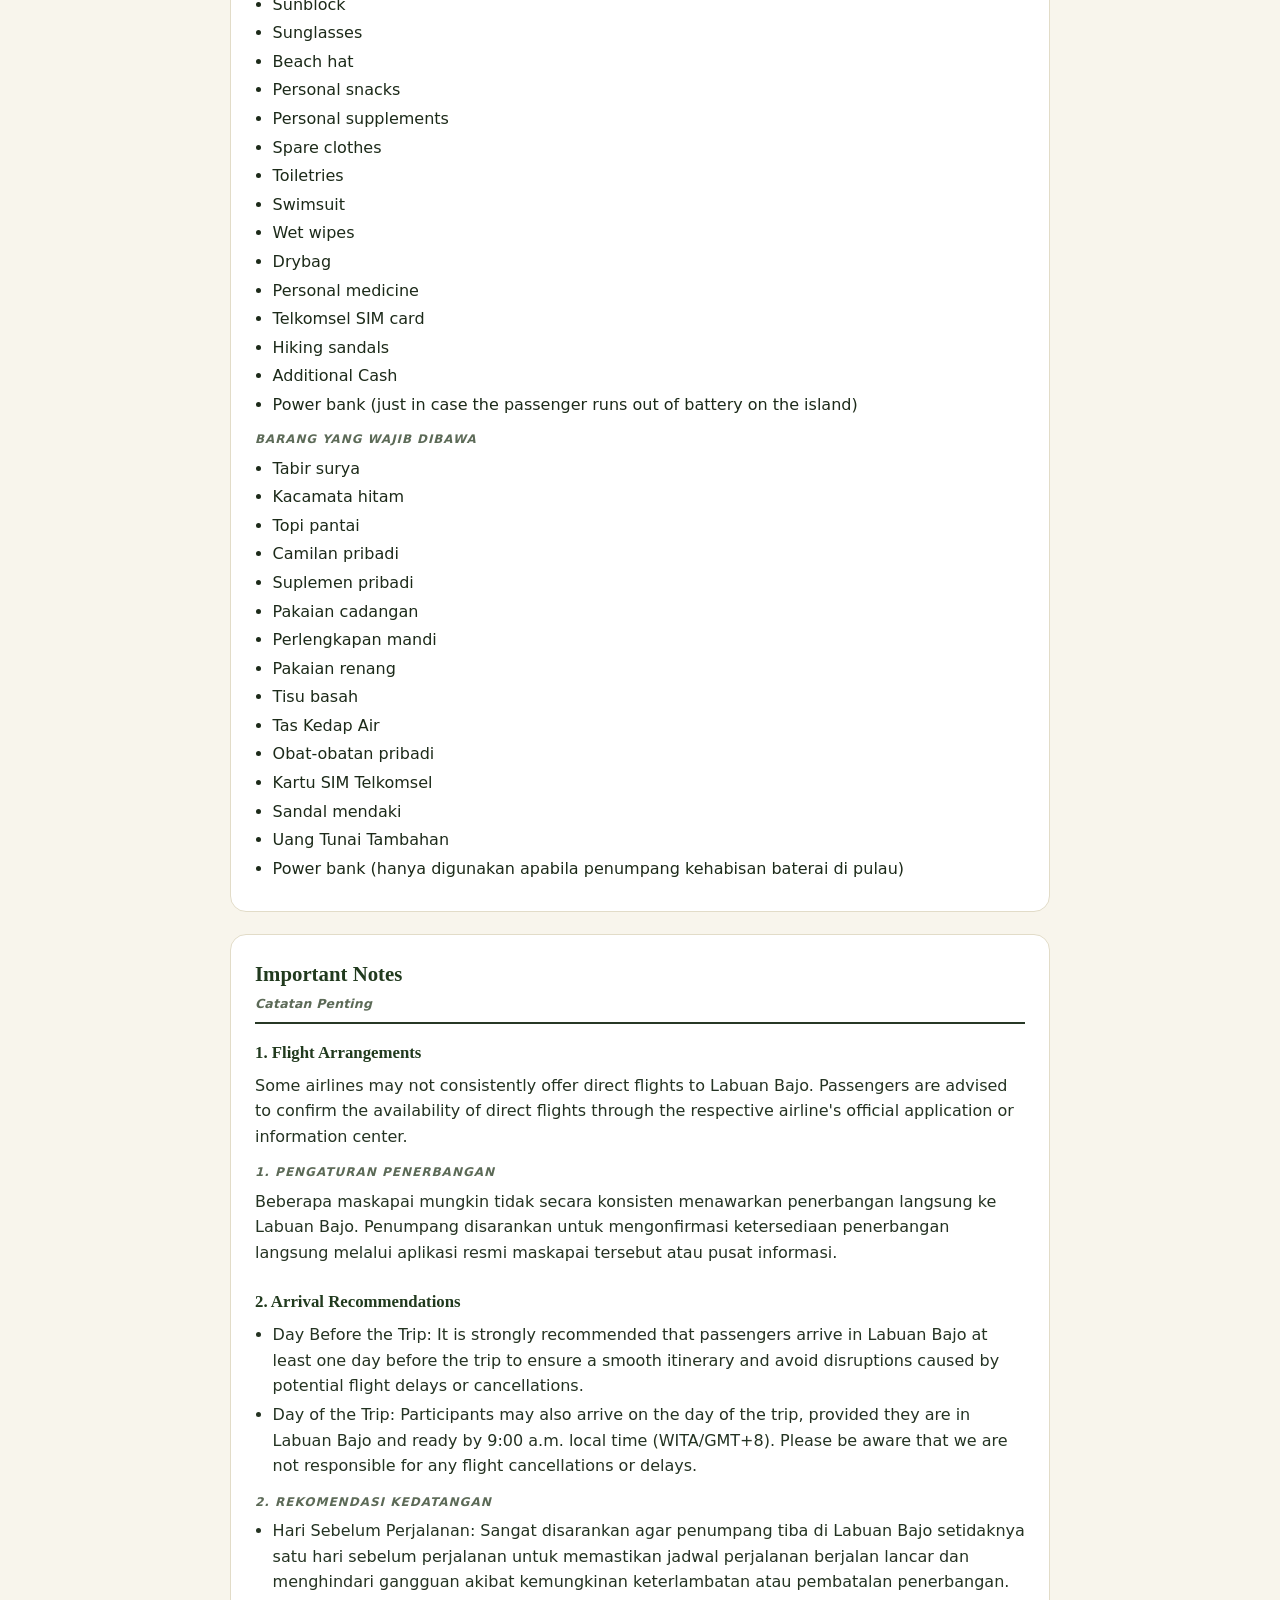
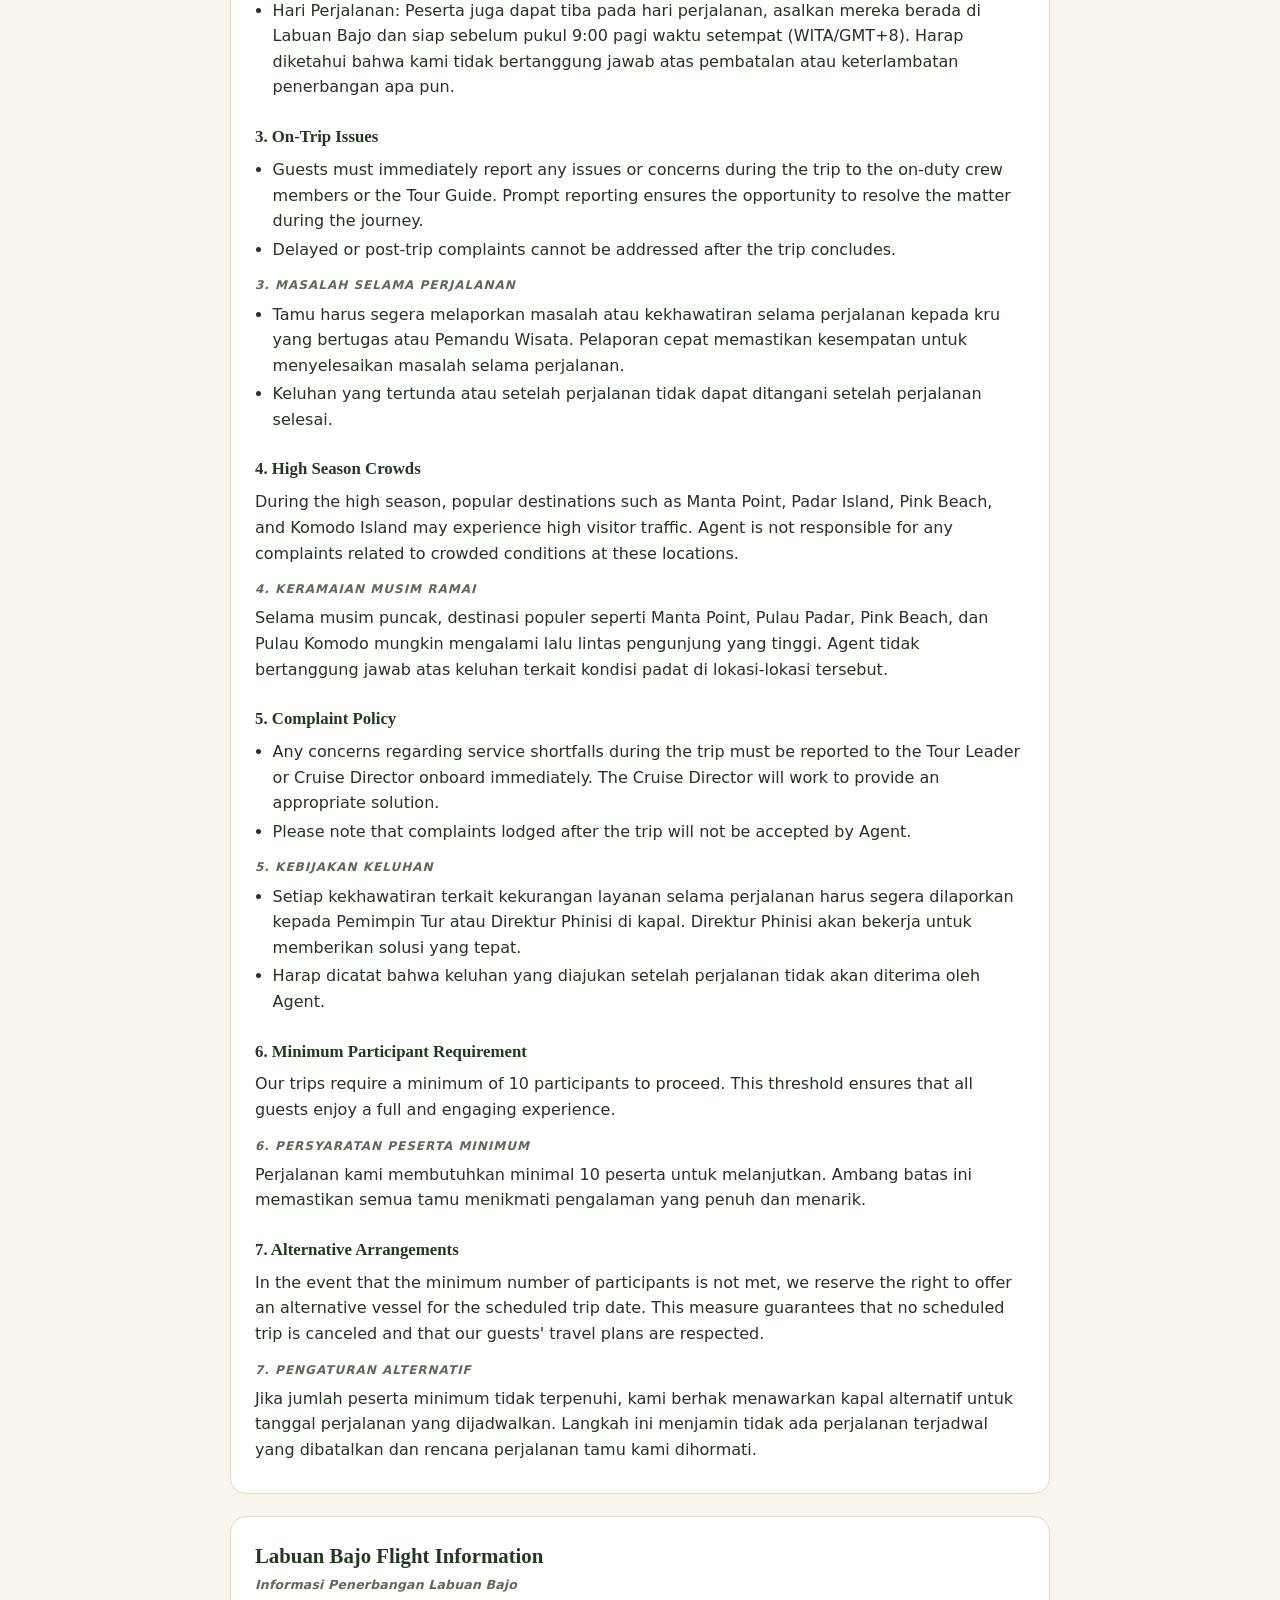
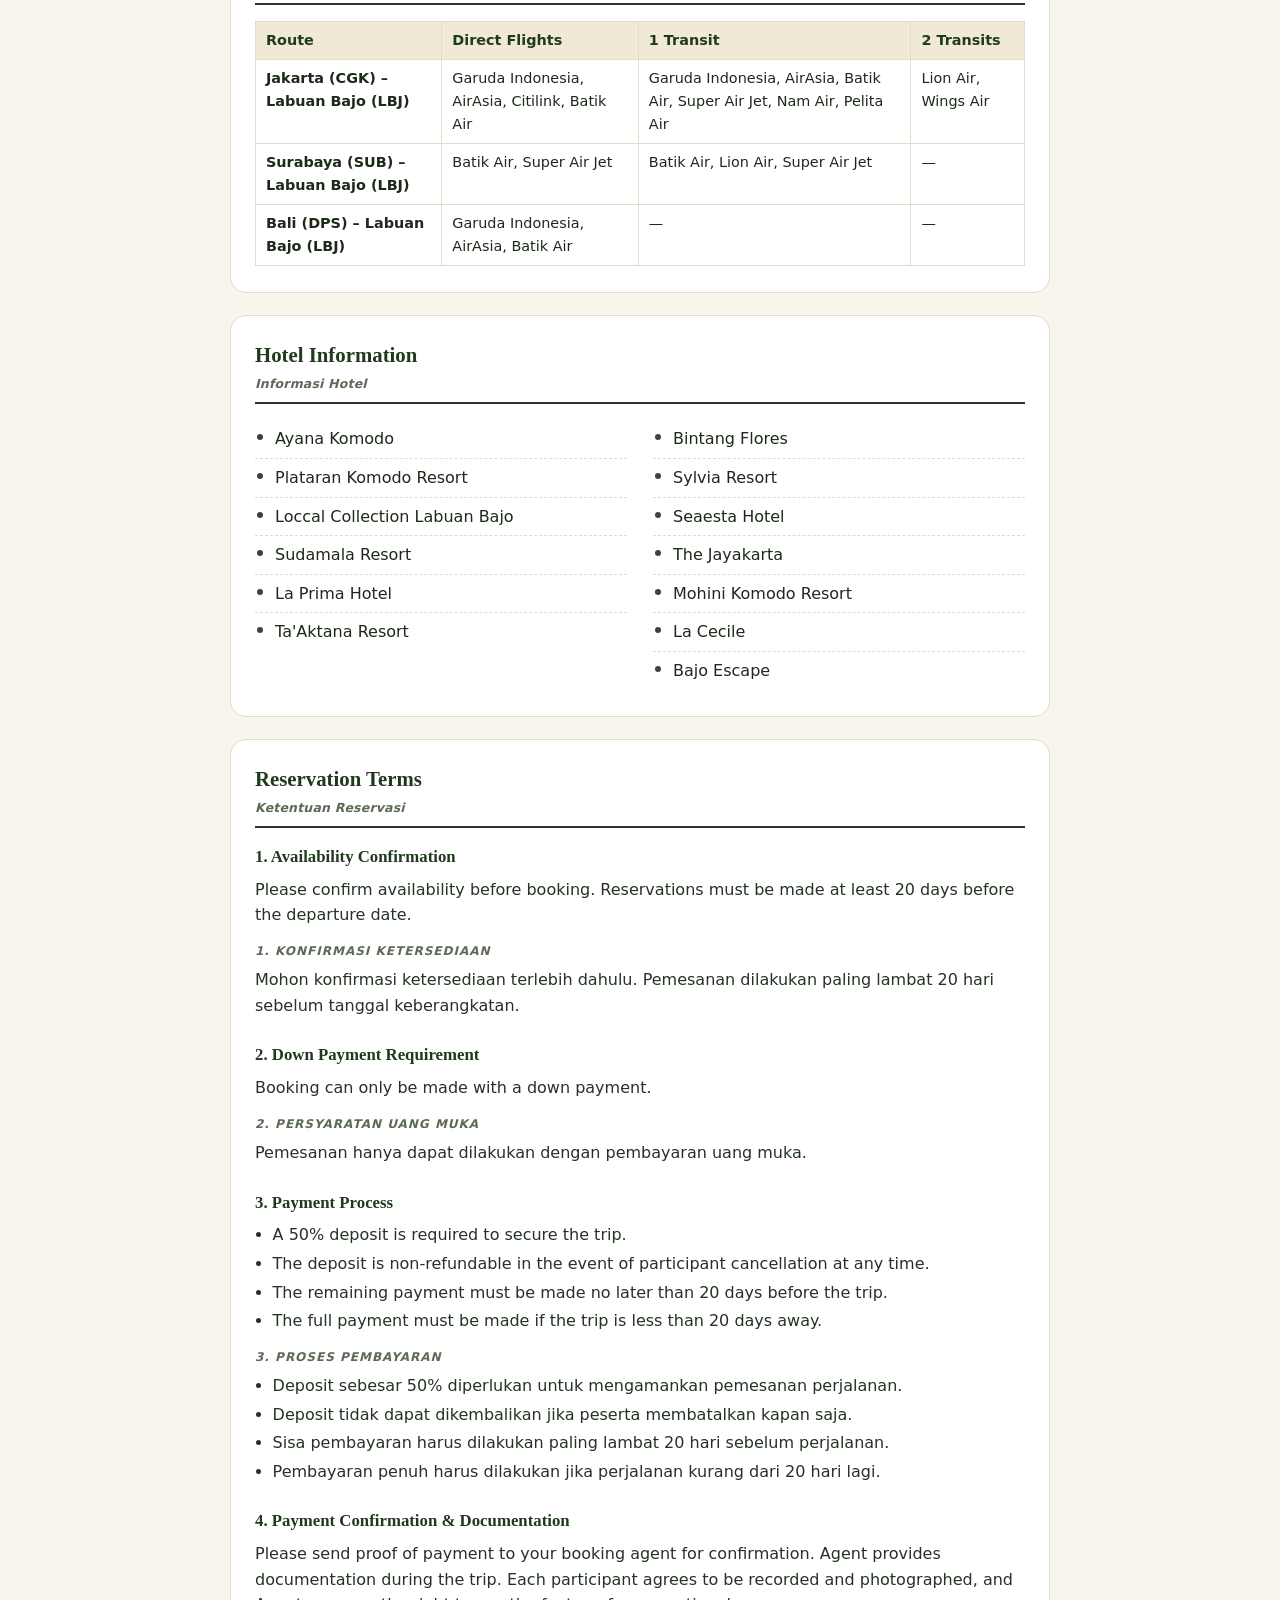
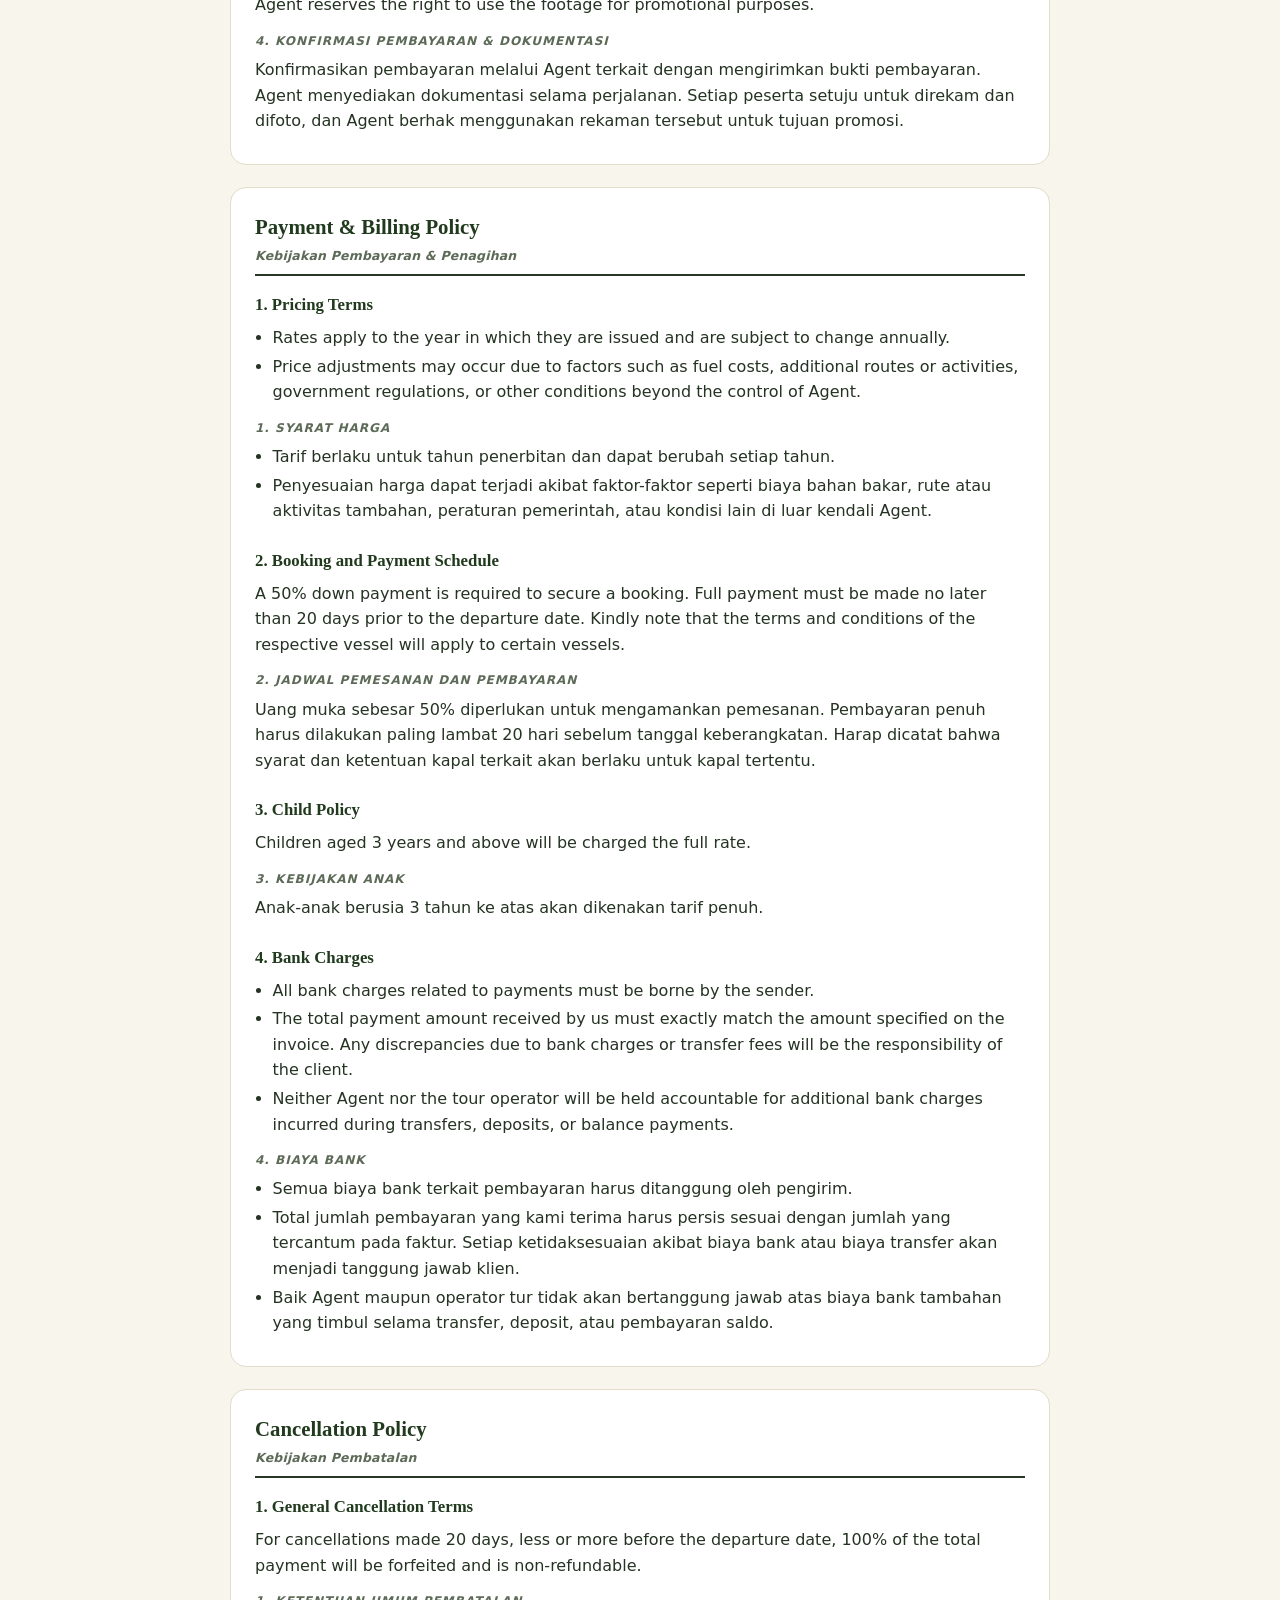
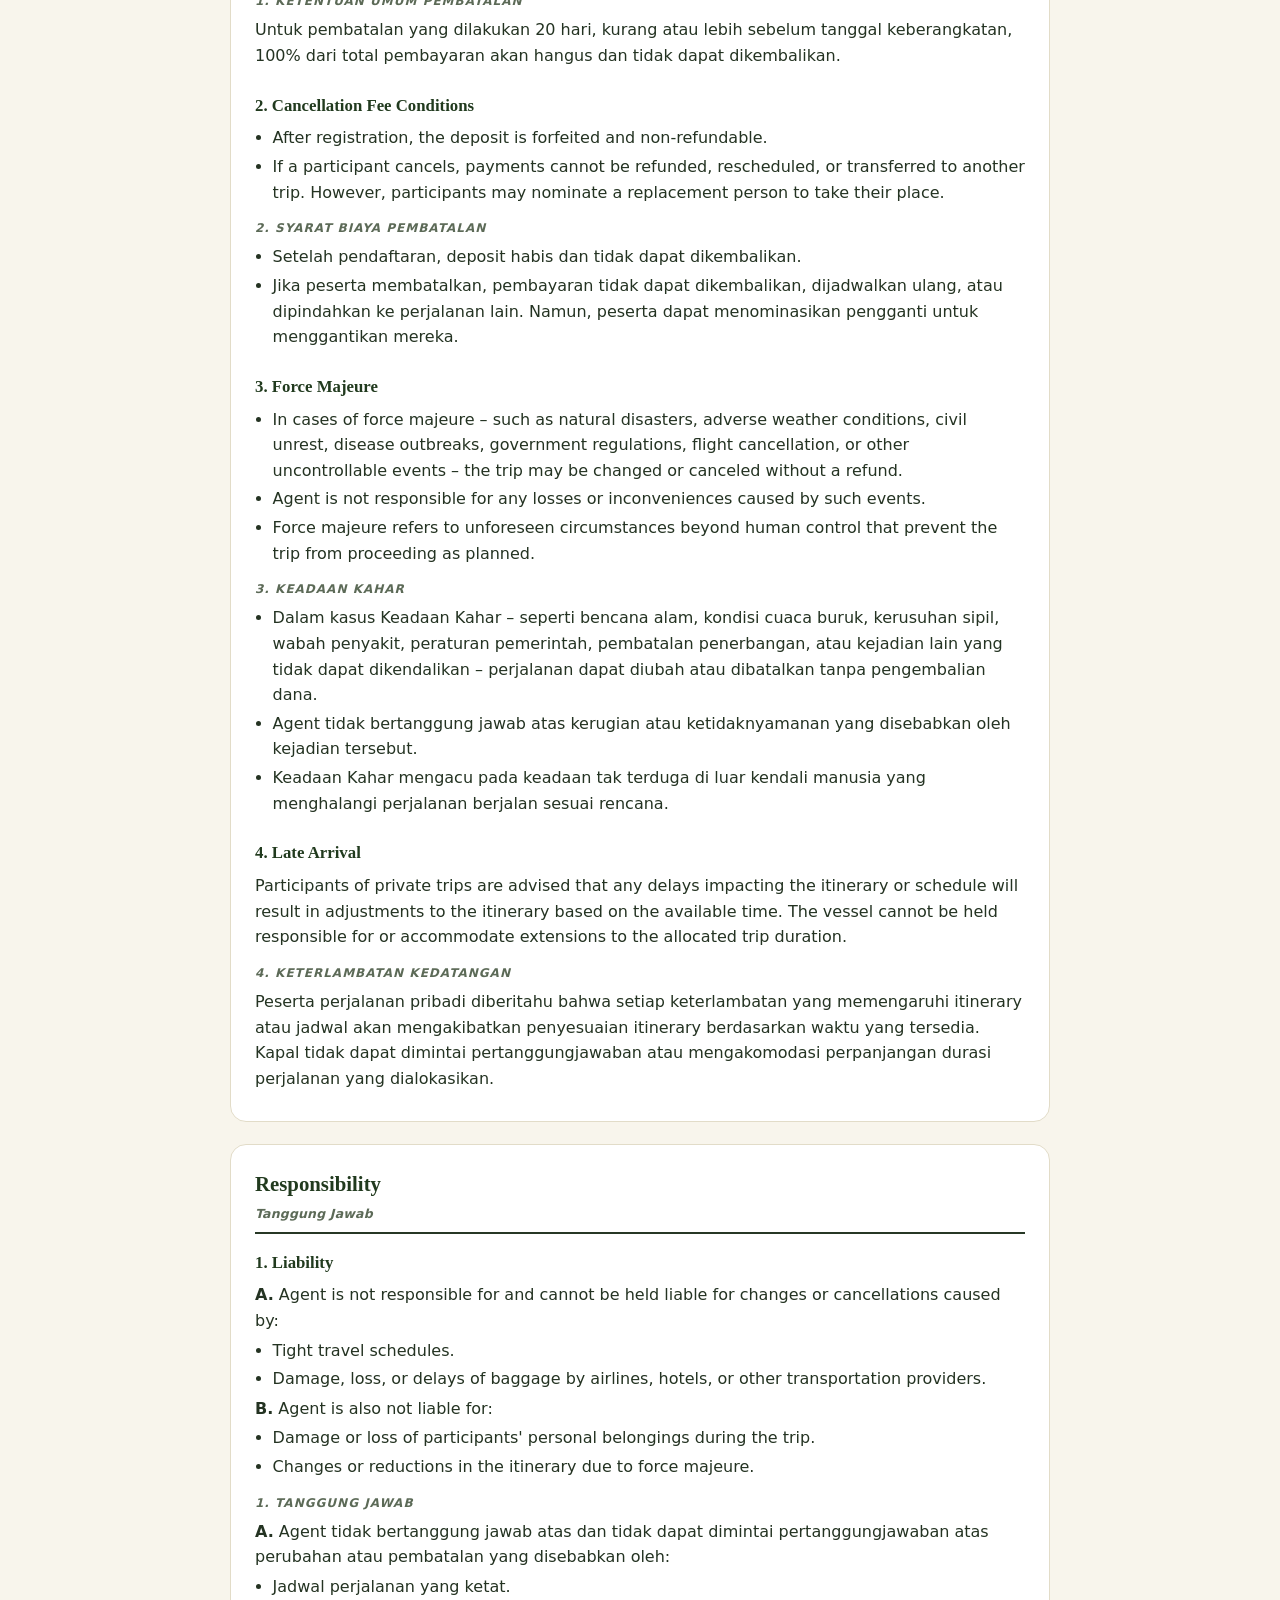
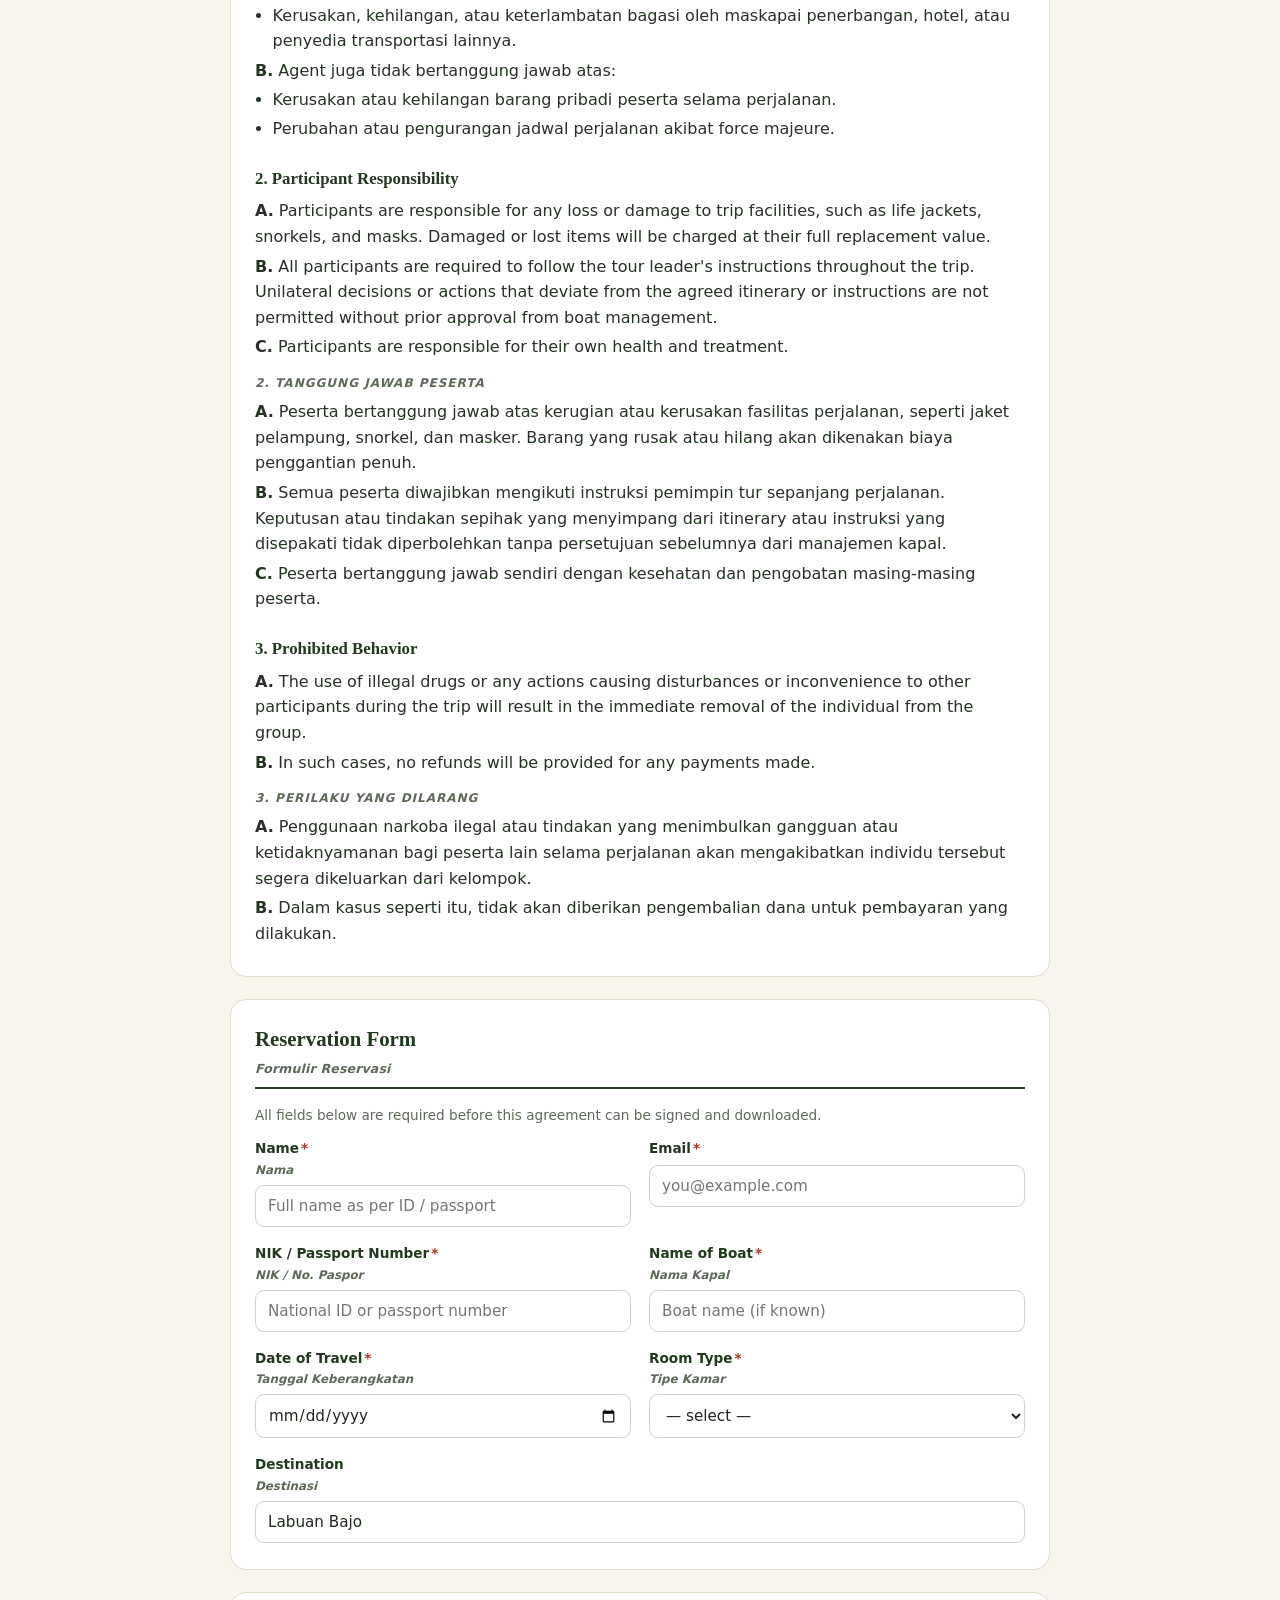
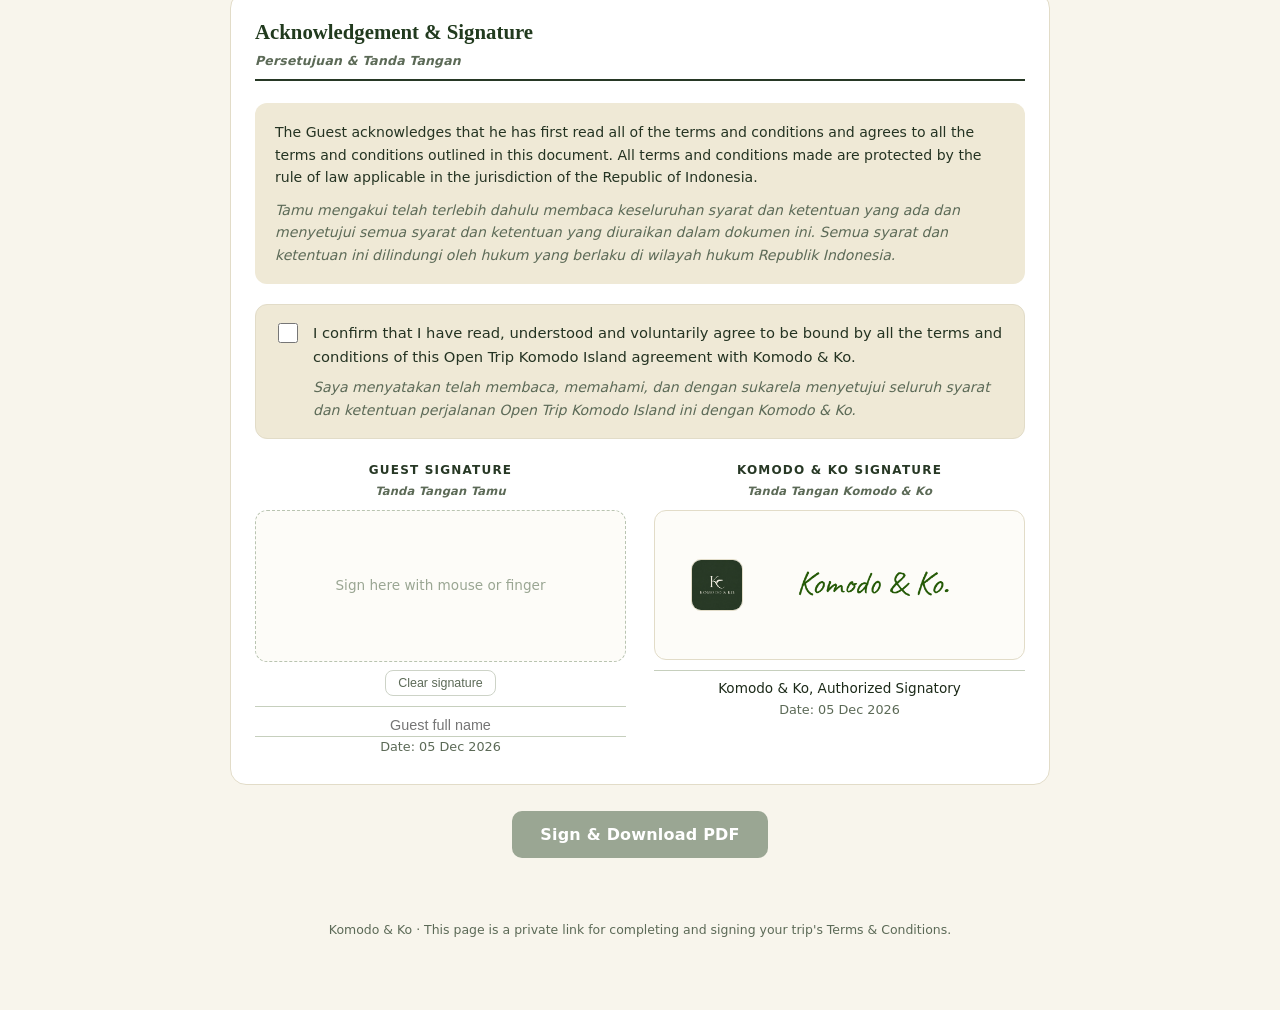
<file: open-trip.html>
<!DOCTYPE html>
<html lang="en">
<head>
<meta charset="UTF-8">
<meta name="viewport" content="width=device-width, initial-scale=1.0">
<title>Open Trip Komodo Island — Terms & Conditions | Komodo & Ko</title>
<link rel="stylesheet" href="assets/style.css">
</head>
<body data-file-label="Open-Trip">

<div id="contract">
<div class="hero">
  <img src="assets/logo.jpg" alt="Komodo & Ko logo" class="logo">
  <div class="brand">Komodo &amp; Ko</div>
  <h1>Terms &amp; Conditions</h1>
  <h2>Open Trip Komodo Island</h2>
  <div class="sub">Please read the full agreement below, then complete and sign at the bottom of this page.</div>
</div>

<div class="wrap">
  <div class="card">
    <p style="margin:0;color:var(--muted);font-size:.9rem;">
      This document is provided in two (2) languages: <strong>English</strong>, the universal language,
      and <strong>Bahasa Indonesia</strong>, the national language of the Republic of Indonesia.
      In the event of any discrepancy in interpretation, the Indonesian language shall prevail.
    </p>
  </div>

  <div class="section">
    <h2>Trip Details<span class="title-id">Detail Perjalanan</span></h2>
    <div class="twocol">
      <div>
      <div class="lang-group">
        <h4>Include</h4>
        <ul>
          <li>Overnight stay on board during the trip</li>
          <li>Premium photo and video documentation using Drone, GoPro, and Mirrorless cameras (raw footage only)</li>
          <li>Meals during the trip</li>
          <li>Mineral water, coffee, and tea during the trip</li>
          <li>Guide</li>
          <li>Snorkeling gear</li>
          <li>Life vest</li>
          <li>Pick-up and drop-off services from the hotel or airport to the meeting point, provided exclusively within the Labuan Bajo mainland area near the harbor</li>
        </ul>
        <h4 class="id">Termasuk</h4>
        <ul>
          <li>Menginap di kapal selama perjalanan</li>
          <li>Dokumentasi foto dan video premium menggunakan kamera Drone, GoPro, dan mirrorless (hanya rekaman mentah)</li>
          <li>Makanan selama perjalanan</li>
          <li>Air mineral, kopi, dan teh selama perjalanan</li>
          <li>Pemandu</li>
          <li>Perlengkapan snorkeling</li>
          <li>Rompi pelampung</li>
          <li>Layanan penjemputan dan pengantaran dari hotel atau bandara ke titik pertemuan disediakan secara eksklusif di area daratan Labuan Bajo dekat pelabuhan</li>
        </ul>
        <p style="font-size:.85rem;color:var(--muted);">Accommodation on other islands or in the Manjaga area will not be covered for pick-up services.</p>
        <p style="font-size:.85rem;color:var(--muted);font-style:italic;">Akomodasi di pulau lain atau di area Manjaga tidak akan ditanggung untuk layanan penjemputan.</p>
      </div>
      </div>
      <div>
      <div class="lang-group">
        <h4>Exclude</h4>
        <ul>
          <li>Hotel accommodation before or after the trip (Day -1 / Day +1)</li>
          <li>Crew gratuities</li>
          <li>Flight ticket</li>
          <li>Alcohol and non-alcoholic drinks</li>
          <li>Personal snacks</li>
          <li>Komodo National Park fee &ndash; ticket prices subject to change based on government regulations</li>
        </ul>
        <h4 class="id">Yang Tidak Termasuk</h4>
        <ul>
          <li>Akomodasi hotel sebelum atau sesudah perjalanan (H-1/H+1)</li>
          <li>Tip kru</li>
          <li>Tiket pesawat</li>
          <li>Alkohol dan minuman non-alkohol</li>
          <li>Camilan pribadi</li>
          <li>Biaya Taman Nasional Komodo (harga tiket dapat berubah sesuai dengan peraturan pemerintah yang berlaku pada saat perjalanan)</li>
        </ul>
      </div>
      </div>
    </div>
      <div class="lang-group">
        <h4>Must Bring Items</h4>
        <ul>
          <li>Sunblock</li>
          <li>Sunglasses</li>
          <li>Beach hat</li>
          <li>Personal snacks</li>
          <li>Personal supplements</li>
          <li>Spare clothes</li>
          <li>Toiletries</li>
          <li>Swimsuit</li>
          <li>Wet wipes</li>
          <li>Drybag</li>
          <li>Personal medicine</li>
          <li>Telkomsel SIM card</li>
          <li>Hiking sandals</li>
          <li>Additional Cash</li>
          <li>Power bank (just in case the passenger runs out of battery on the island)</li>
        </ul>
        <h4 class="id">Barang yang Wajib Dibawa</h4>
        <ul>
          <li>Tabir surya</li>
          <li>Kacamata hitam</li>
          <li>Topi pantai</li>
          <li>Camilan pribadi</li>
          <li>Suplemen pribadi</li>
          <li>Pakaian cadangan</li>
          <li>Perlengkapan mandi</li>
          <li>Pakaian renang</li>
          <li>Tisu basah</li>
          <li>Tas Kedap Air</li>
          <li>Obat-obatan pribadi</li>
          <li>Kartu SIM Telkomsel</li>
          <li>Sandal mendaki</li>
          <li>Uang Tunai Tambahan</li>
          <li>Power bank (hanya digunakan apabila penumpang kehabisan baterai di pulau)</li>
        </ul>
      </div>
  </div>
  <div class="section">
    <h2>Important Notes<span class="title-id">Catatan Penting</span></h2>
    <div class="note">
      <h3>1. Flight Arrangements</h3>
      <p>Some airlines may not consistently offer direct flights to Labuan Bajo. Passengers are advised to confirm the availability of direct flights through the respective airline's official application or information center.</p>
      <h4 class="sub-id">1. Pengaturan Penerbangan</h4>
      <p>Beberapa maskapai mungkin tidak secara konsisten menawarkan penerbangan langsung ke Labuan Bajo. Penumpang disarankan untuk mengonfirmasi ketersediaan penerbangan langsung melalui aplikasi resmi maskapai tersebut atau pusat informasi.</p>
    </div>
    <div class="note">
      <h3>2. Arrival Recommendations</h3>
      <ul>
          <li>Day Before the Trip: It is strongly recommended that passengers arrive in Labuan Bajo at least one day before the trip to ensure a smooth itinerary and avoid disruptions caused by potential flight delays or cancellations.</li>
          <li>Day of the Trip: Participants may also arrive on the day of the trip, provided they are in Labuan Bajo and ready by 9:00 a.m. local time (WITA/GMT+8). Please be aware that we are not responsible for any flight cancellations or delays.</li>
        </ul>
      <h4 class="sub-id">2. Rekomendasi Kedatangan</h4>
      <ul>
          <li>Hari Sebelum Perjalanan: Sangat disarankan agar penumpang tiba di Labuan Bajo setidaknya satu hari sebelum perjalanan untuk memastikan jadwal perjalanan berjalan lancar dan menghindari gangguan akibat kemungkinan keterlambatan atau pembatalan penerbangan.</li>
          <li>Hari Perjalanan: Peserta juga dapat tiba pada hari perjalanan, asalkan mereka berada di Labuan Bajo dan siap sebelum pukul 9:00 pagi waktu setempat (WITA/GMT+8). Harap diketahui bahwa kami tidak bertanggung jawab atas pembatalan atau keterlambatan penerbangan apa pun.</li>
        </ul>
    </div>
    <div class="note">
      <h3>3. On-Trip Issues</h3>
      <ul>
          <li>Guests must immediately report any issues or concerns during the trip to the on-duty crew members or the Tour Guide. Prompt reporting ensures the opportunity to resolve the matter during the journey.</li>
          <li>Delayed or post-trip complaints cannot be addressed after the trip concludes.</li>
        </ul>
      <h4 class="sub-id">3. Masalah Selama Perjalanan</h4>
      <ul>
          <li>Tamu harus segera melaporkan masalah atau kekhawatiran selama perjalanan kepada kru yang bertugas atau Pemandu Wisata. Pelaporan cepat memastikan kesempatan untuk menyelesaikan masalah selama perjalanan.</li>
          <li>Keluhan yang tertunda atau setelah perjalanan tidak dapat ditangani setelah perjalanan selesai.</li>
        </ul>
    </div>
    <div class="note">
      <h3>4. High Season Crowds</h3>
      <p>During the high season, popular destinations such as Manta Point, Padar Island, Pink Beach, and Komodo Island may experience high visitor traffic. Agent is not responsible for any complaints related to crowded conditions at these locations.</p>
      <h4 class="sub-id">4. Keramaian Musim Ramai</h4>
      <p>Selama musim puncak, destinasi populer seperti Manta Point, Pulau Padar, Pink Beach, dan Pulau Komodo mungkin mengalami lalu lintas pengunjung yang tinggi. Agent tidak bertanggung jawab atas keluhan terkait kondisi padat di lokasi-lokasi tersebut.</p>
    </div>
    <div class="note">
      <h3>5. Complaint Policy</h3>
      <ul>
          <li>Any concerns regarding service shortfalls during the trip must be reported to the Tour Leader or Cruise Director onboard immediately. The Cruise Director will work to provide an appropriate solution.</li>
          <li>Please note that complaints lodged after the trip will not be accepted by Agent.</li>
        </ul>
      <h4 class="sub-id">5. Kebijakan Keluhan</h4>
      <ul>
          <li>Setiap kekhawatiran terkait kekurangan layanan selama perjalanan harus segera dilaporkan kepada Pemimpin Tur atau Direktur Phinisi di kapal. Direktur Phinisi akan bekerja untuk memberikan solusi yang tepat.</li>
          <li>Harap dicatat bahwa keluhan yang diajukan setelah perjalanan tidak akan diterima oleh Agent.</li>
        </ul>
    </div>
    <div class="note">
      <h3>6. Minimum Participant Requirement</h3>
      <p>Our trips require a minimum of 10 participants to proceed. This threshold ensures that all guests enjoy a full and engaging experience.</p>
      <h4 class="sub-id">6. Persyaratan Peserta Minimum</h4>
      <p>Perjalanan kami membutuhkan minimal 10 peserta untuk melanjutkan. Ambang batas ini memastikan semua tamu menikmati pengalaman yang penuh dan menarik.</p>
    </div>
    <div class="note">
      <h3>7. Alternative Arrangements</h3>
      <p>In the event that the minimum number of participants is not met, we reserve the right to offer an alternative vessel for the scheduled trip date. This measure guarantees that no scheduled trip is canceled and that our guests' travel plans are respected.</p>
      <h4 class="sub-id">7. Pengaturan Alternatif</h4>
      <p>Jika jumlah peserta minimum tidak terpenuhi, kami berhak menawarkan kapal alternatif untuk tanggal perjalanan yang dijadwalkan. Langkah ini menjamin tidak ada perjalanan terjadwal yang dibatalkan dan rencana perjalanan tamu kami dihormati.</p>
    </div>
  </div>

  <div class="section">
    <h2>Labuan Bajo Flight Information<span class="title-id">Informasi Penerbangan Labuan Bajo</span></h2>
    <table class="flight">
      <tr><th>Route</th><th>Direct Flights</th><th>1 Transit</th><th>2 Transits</th></tr>
      <tr>
        <td><strong>Jakarta (CGK) &ndash; Labuan Bajo (LBJ)</strong></td>
        <td>Garuda Indonesia, AirAsia, Citilink, Batik Air</td>
        <td>Garuda Indonesia, AirAsia, Batik Air, Super Air Jet, Nam Air, Pelita Air</td>
        <td>Lion Air, Wings Air</td>
      </tr>
      <tr>
        <td><strong>Surabaya (SUB) &ndash; Labuan Bajo (LBJ)</strong></td>
        <td>Batik Air, Super Air Jet</td>
        <td>Batik Air, Lion Air, Super Air Jet</td>
        <td>&mdash;</td>
      </tr>
      <tr>
        <td><strong>Bali (DPS) &ndash; Labuan Bajo (LBJ)</strong></td>
        <td>Garuda Indonesia, AirAsia, Batik Air</td>
        <td>&mdash;</td>
        <td>&mdash;</td>
      </tr>
    </table>
  </div>

  <div class="section">
    <h2>Hotel Information<span class="title-id">Informasi Hotel</span></h2>
    <div class="twocol">
      <div>
        <ul class="pill-list">
          <li>Ayana Komodo</li>
          <li>Plataran Komodo Resort</li>
          <li>Loccal Collection Labuan Bajo</li>
          <li>Sudamala Resort</li>
          <li>La Prima Hotel</li>
          <li>Ta'Aktana Resort</li>
        </ul>
      </div>
      <div>
        <ul class="pill-list">
          <li>Bintang Flores</li>
          <li>Sylvia Resort</li>
          <li>Seaesta Hotel</li>
          <li>The Jayakarta</li>
          <li>Mohini Komodo Resort</li>
          <li>La Cecile</li>
          <li>Bajo Escape</li>
        </ul>
      </div>
    </div>
  </div>
  <div class="section">
    <h2>Reservation Terms<span class="title-id">Ketentuan Reservasi</span></h2>
    <div class="note">
      <h3>1. Availability Confirmation</h3>
      <p>Please confirm availability before booking. Reservations must be made at least 20 days before the departure date.</p>
      <h4 class="sub-id">1. Konfirmasi Ketersediaan</h4>
      <p>Mohon konfirmasi ketersediaan terlebih dahulu. Pemesanan dilakukan paling lambat 20 hari sebelum tanggal keberangkatan.</p>
    </div>
    <div class="note">
      <h3>2. Down Payment Requirement</h3>
      <p>Booking can only be made with a down payment.</p>
      <h4 class="sub-id">2. Persyaratan Uang Muka</h4>
      <p>Pemesanan hanya dapat dilakukan dengan pembayaran uang muka.</p>
    </div>
    <div class="note">
      <h3>3. Payment Process</h3>
      <ul>
          <li>A 50% deposit is required to secure the trip.</li>
          <li>The deposit is non-refundable in the event of participant cancellation at any time.</li>
          <li>The remaining payment must be made no later than 20 days before the trip.</li>
          <li>The full payment must be made if the trip is less than 20 days away.</li>
        </ul>
      <h4 class="sub-id">3. Proses Pembayaran</h4>
      <ul>
          <li>Deposit sebesar 50% diperlukan untuk mengamankan pemesanan perjalanan.</li>
          <li>Deposit tidak dapat dikembalikan jika peserta membatalkan kapan saja.</li>
          <li>Sisa pembayaran harus dilakukan paling lambat 20 hari sebelum perjalanan.</li>
          <li>Pembayaran penuh harus dilakukan jika perjalanan kurang dari 20 hari lagi.</li>
        </ul>
    </div>
    <div class="note">
      <h3>4. Payment Confirmation &amp; Documentation</h3>
      <p>Please send proof of payment to your booking agent for confirmation. Agent provides documentation during the trip. Each participant agrees to be recorded and photographed, and Agent reserves the right to use the footage for promotional purposes.</p>
      <h4 class="sub-id">4. Konfirmasi Pembayaran &amp; Dokumentasi</h4>
      <p>Konfirmasikan pembayaran melalui Agent terkait dengan mengirimkan bukti pembayaran. Agent menyediakan dokumentasi selama perjalanan. Setiap peserta setuju untuk direkam dan difoto, dan Agent berhak menggunakan rekaman tersebut untuk tujuan promosi.</p>
    </div>
  </div>
  <div class="section">
    <h2>Payment &amp; Billing Policy<span class="title-id">Kebijakan Pembayaran &amp; Penagihan</span></h2>
    <div class="note">
      <h3>1. Pricing Terms</h3>
      <ul>
          <li>Rates apply to the year in which they are issued and are subject to change annually.</li>
          <li>Price adjustments may occur due to factors such as fuel costs, additional routes or activities, government regulations, or other conditions beyond the control of Agent.</li>
        </ul>
      <h4 class="sub-id">1. Syarat Harga</h4>
      <ul>
          <li>Tarif berlaku untuk tahun penerbitan dan dapat berubah setiap tahun.</li>
          <li>Penyesuaian harga dapat terjadi akibat faktor-faktor seperti biaya bahan bakar, rute atau aktivitas tambahan, peraturan pemerintah, atau kondisi lain di luar kendali Agent.</li>
        </ul>
    </div>
    <div class="note">
      <h3>2. Booking and Payment Schedule</h3>
      <p>A 50% down payment is required to secure a booking. Full payment must be made no later than 20 days prior to the departure date. Kindly note that the terms and conditions of the respective vessel will apply to certain vessels.</p>
      <h4 class="sub-id">2. Jadwal Pemesanan dan Pembayaran</h4>
      <p>Uang muka sebesar 50% diperlukan untuk mengamankan pemesanan. Pembayaran penuh harus dilakukan paling lambat 20 hari sebelum tanggal keberangkatan. Harap dicatat bahwa syarat dan ketentuan kapal terkait akan berlaku untuk kapal tertentu.</p>
    </div>
    <div class="note">
      <h3>3. Child Policy</h3>
      <p>Children aged 3 years and above will be charged the full rate.</p>
      <h4 class="sub-id">3. Kebijakan Anak</h4>
      <p>Anak-anak berusia 3 tahun ke atas akan dikenakan tarif penuh.</p>
    </div>
    <div class="note">
      <h3>4. Bank Charges</h3>
      <ul>
          <li>All bank charges related to payments must be borne by the sender.</li>
          <li>The total payment amount received by us must exactly match the amount specified on the invoice. Any discrepancies due to bank charges or transfer fees will be the responsibility of the client.</li>
          <li>Neither Agent nor the tour operator will be held accountable for additional bank charges incurred during transfers, deposits, or balance payments.</li>
        </ul>
      <h4 class="sub-id">4. Biaya Bank</h4>
      <ul>
          <li>Semua biaya bank terkait pembayaran harus ditanggung oleh pengirim.</li>
          <li>Total jumlah pembayaran yang kami terima harus persis sesuai dengan jumlah yang tercantum pada faktur. Setiap ketidaksesuaian akibat biaya bank atau biaya transfer akan menjadi tanggung jawab klien.</li>
          <li>Baik Agent maupun operator tur tidak akan bertanggung jawab atas biaya bank tambahan yang timbul selama transfer, deposit, atau pembayaran saldo.</li>
        </ul>
    </div>
  </div>
  <div class="section">
    <h2>Cancellation Policy<span class="title-id">Kebijakan Pembatalan</span></h2>
    <div class="note">
      <h3>1. General Cancellation Terms</h3>
      <p>For cancellations made 20 days, less or more before the departure date, 100% of the total payment will be forfeited and is non-refundable.</p>
      <h4 class="sub-id">1. Ketentuan Umum Pembatalan</h4>
      <p>Untuk pembatalan yang dilakukan 20 hari, kurang atau lebih sebelum tanggal keberangkatan, 100% dari total pembayaran akan hangus dan tidak dapat dikembalikan.</p>
    </div>
    <div class="note">
      <h3>2. Cancellation Fee Conditions</h3>
      <ul>
          <li>After registration, the deposit is forfeited and non-refundable.</li>
          <li>If a participant cancels, payments cannot be refunded, rescheduled, or transferred to another trip. However, participants may nominate a replacement person to take their place.</li>
        </ul>
      <h4 class="sub-id">2. Syarat Biaya Pembatalan</h4>
      <ul>
          <li>Setelah pendaftaran, deposit habis dan tidak dapat dikembalikan.</li>
          <li>Jika peserta membatalkan, pembayaran tidak dapat dikembalikan, dijadwalkan ulang, atau dipindahkan ke perjalanan lain. Namun, peserta dapat menominasikan pengganti untuk menggantikan mereka.</li>
        </ul>
    </div>
    <div class="note">
      <h3>3. Force Majeure</h3>
      <ul>
          <li>In cases of force majeure &ndash; such as natural disasters, adverse weather conditions, civil unrest, disease outbreaks, government regulations, flight cancellation, or other uncontrollable events &ndash; the trip may be changed or canceled without a refund.</li>
          <li>Agent is not responsible for any losses or inconveniences caused by such events.</li>
          <li>Force majeure refers to unforeseen circumstances beyond human control that prevent the trip from proceeding as planned.</li>
        </ul>
      <h4 class="sub-id">3. Keadaan Kahar</h4>
      <ul>
          <li>Dalam kasus Keadaan Kahar &ndash; seperti bencana alam, kondisi cuaca buruk, kerusuhan sipil, wabah penyakit, peraturan pemerintah, pembatalan penerbangan, atau kejadian lain yang tidak dapat dikendalikan &ndash; perjalanan dapat diubah atau dibatalkan tanpa pengembalian dana.</li>
          <li>Agent tidak bertanggung jawab atas kerugian atau ketidaknyamanan yang disebabkan oleh kejadian tersebut.</li>
          <li>Keadaan Kahar mengacu pada keadaan tak terduga di luar kendali manusia yang menghalangi perjalanan berjalan sesuai rencana.</li>
        </ul>
    </div>
    <div class="note">
      <h3>4. Late Arrival</h3>
      <p>Participants of private trips are advised that any delays impacting the itinerary or schedule will result in adjustments to the itinerary based on the available time. The vessel cannot be held responsible for or accommodate extensions to the allocated trip duration.</p>
      <h4 class="sub-id">4. Keterlambatan Kedatangan</h4>
      <p>Peserta perjalanan pribadi diberitahu bahwa setiap keterlambatan yang memengaruhi itinerary atau jadwal akan mengakibatkan penyesuaian itinerary berdasarkan waktu yang tersedia. Kapal tidak dapat dimintai pertanggungjawaban atau mengakomodasi perpanjangan durasi perjalanan yang dialokasikan.</p>
    </div>
  </div>
  <div class="section">
    <h2>Responsibility<span class="title-id">Tanggung Jawab</span></h2>
    <div class="note">
      <h3>1. Liability</h3>
      <p><strong>A.</strong> Agent is not responsible for and cannot be held liable for changes or cancellations caused by:</p>
        <ul>
          <li>Tight travel schedules.</li>
          <li>Damage, loss, or delays of baggage by airlines, hotels, or other transportation providers.</li>
        </ul>
        <p><strong>B.</strong> Agent is also not liable for:</p>
        <ul>
          <li>Damage or loss of participants' personal belongings during the trip.</li>
          <li>Changes or reductions in the itinerary due to force majeure.</li>
        </ul>
      <h4 class="sub-id">1. Tanggung Jawab</h4>
      <p><strong>A.</strong> Agent tidak bertanggung jawab atas dan tidak dapat dimintai pertanggungjawaban atas perubahan atau pembatalan yang disebabkan oleh:</p>
        <ul>
          <li>Jadwal perjalanan yang ketat.</li>
          <li>Kerusakan, kehilangan, atau keterlambatan bagasi oleh maskapai penerbangan, hotel, atau penyedia transportasi lainnya.</li>
        </ul>
        <p><strong>B.</strong> Agent juga tidak bertanggung jawab atas:</p>
        <ul>
          <li>Kerusakan atau kehilangan barang pribadi peserta selama perjalanan.</li>
          <li>Perubahan atau pengurangan jadwal perjalanan akibat force majeure.</li>
        </ul>
    </div>
    <div class="note">
      <h3>2. Participant Responsibility</h3>
      <p><strong>A.</strong> Participants are responsible for any loss or damage to trip facilities, such as life jackets, snorkels, and masks. Damaged or lost items will be charged at their full replacement value.</p>
        <p><strong>B.</strong> All participants are required to follow the tour leader's instructions throughout the trip. Unilateral decisions or actions that deviate from the agreed itinerary or instructions are not permitted without prior approval from boat management.</p>
        <p><strong>C.</strong> Participants are responsible for their own health and treatment.</p>
      <h4 class="sub-id">2. Tanggung Jawab Peserta</h4>
      <p><strong>A.</strong> Peserta bertanggung jawab atas kerugian atau kerusakan fasilitas perjalanan, seperti jaket pelampung, snorkel, dan masker. Barang yang rusak atau hilang akan dikenakan biaya penggantian penuh.</p>
        <p><strong>B.</strong> Semua peserta diwajibkan mengikuti instruksi pemimpin tur sepanjang perjalanan. Keputusan atau tindakan sepihak yang menyimpang dari itinerary atau instruksi yang disepakati tidak diperbolehkan tanpa persetujuan sebelumnya dari manajemen kapal.</p>
        <p><strong>C.</strong> Peserta bertanggung jawab sendiri dengan kesehatan dan pengobatan masing-masing peserta.</p>
    </div>
    <div class="note">
      <h3>3. Prohibited Behavior</h3>
      <p><strong>A.</strong> The use of illegal drugs or any actions causing disturbances or inconvenience to other participants during the trip will result in the immediate removal of the individual from the group.</p>
        <p><strong>B.</strong> In such cases, no refunds will be provided for any payments made.</p>
      <h4 class="sub-id">3. Perilaku yang Dilarang</h4>
      <p><strong>A.</strong> Penggunaan narkoba ilegal atau tindakan yang menimbulkan gangguan atau ketidaknyamanan bagi peserta lain selama perjalanan akan mengakibatkan individu tersebut segera dikeluarkan dari kelompok.</p>
        <p><strong>B.</strong> Dalam kasus seperti itu, tidak akan diberikan pengembalian dana untuk pembayaran yang dilakukan.</p>
    </div>
  </div>


  <div class="section" id="reservation-form">
    <h2>Reservation Form<span class="title-id">Formulir Reservasi</span></h2>
    <p style="margin:0 0 4px;color:var(--muted);font-size:.85rem;">All fields below are required before this
    agreement can be signed and downloaded.</p>
    <div class="formgrid">
      <div class="field">
        <label for="resName">Name<span class="req">*</span><span class="label-id">Nama</span></label>
        <input type="text" id="resName" placeholder="Full name as per ID / passport" required>
      </div>
      <div class="field">
        <label for="resEmail">Email<span class="req">*</span></label>
        <input type="email" id="resEmail" placeholder="you@example.com" required>
      </div>
      <div class="field">
        <label for="resId">NIK / Passport Number<span class="req">*</span><span class="label-id">NIK / No. Paspor</span></label>
        <input type="text" id="resId" placeholder="National ID or passport number" required>
      </div>
      <div class="field">
        <label for="resBoat">Name of Boat<span class="req">*</span><span class="label-id">Nama Kapal</span></label>
        <input type="text" id="resBoat" placeholder="Boat name (if known)" required>
      </div>
      <div class="field">
        <label for="resDate">Date of Travel<span class="req">*</span><span class="label-id">Tanggal Keberangkatan</span></label>
        <input type="date" id="resDate" required>
      </div>
      <div class="field">
        <label for="resRoom">Room Type<span class="req">*</span><span class="label-id">Tipe Kamar</span></label>
        <select id="resRoom" required>
          <option value="">— select —</option>
          <option value="Leisure (Wisata)">Leisure (Wisata)</option>
          <option value="Diving (Menyelam)">Diving (Menyelam)</option>
          <option value="Combined (Gabungan)">Combined (Gabungan)</option>
        </select>
      </div>
      <div class="field full">
        <label for="resDestination">Destination<span class="label-id">Destinasi</span></label>
        <input type="text" id="resDestination" value="Labuan Bajo" readonly>
      </div>
    </div>
  </div>

  <div class="section" id="acknowledgement">
    <h2>Acknowledgement &amp; Signature<span class="title-id">Persetujuan &amp; Tanda Tangan</span></h2>
    <div class="closing">
      <p>The Guest acknowledges that he has first read all of the terms and conditions and agrees to all the terms and conditions outlined in this document. All terms and conditions made are protected by the rule of law applicable in the jurisdiction of the Republic of Indonesia.</p>
      <p class="id">Tamu mengakui telah terlebih dahulu membaca keseluruhan syarat dan ketentuan yang ada dan menyetujui semua syarat dan ketentuan yang diuraikan dalam dokumen ini. Semua syarat dan ketentuan ini dilindungi oleh hukum yang berlaku di wilayah hukum Republik Indonesia.</p>
    </div>

    <div class="agree-box">
      <input type="checkbox" id="agreeCheckbox">
      <label for="agreeCheckbox">
        <p>I confirm that I have read, understood and voluntarily agree to be bound by all the terms and
        conditions of this Open Trip Komodo Island agreement with Komodo &amp; Ko.</p>
        <p class="id">Saya menyatakan telah membaca, memahami, dan dengan sukarela menyetujui seluruh syarat dan
        ketentuan perjalanan Open Trip Komodo Island ini dengan Komodo &amp; Ko.</p>
      </label>
    </div>

    <div class="sig-grid">
      <div class="sig-block">
        <h4>Guest Signature<span class="id">Tanda Tangan Tamu</span></h4>
        <div class="sig-canvas-wrap">
          <canvas id="guestSignatureCanvas" class="sig-canvas"></canvas>
          <div class="sig-placeholder">Sign here with mouse or finger</div>
        </div>
        <button type="button" id="clearSignature" class="sig-clear no-print">Clear signature</button>
        <div class="sig-line">
          <input type="text" id="guestSignName" class="sig-name-input" placeholder="Guest full name" required>
        </div>
        <div class="sig-date">Date: <span id="guestSignDate">—</span></div>
      </div>

      <div class="sig-block">
        <h4>Komodo &amp; Ko Signature<span class="id">Tanda Tangan Komodo &amp; Ko</span></h4>
        <div class="sig-static">
          <img src="assets/logo.jpg" alt="Komodo & Ko logo" class="company-logo">
          <img src="assets/company-signature.png" alt="Komodo & Ko authorized signature" class="company-sig">
        </div>
        <div class="sig-line">
          <span style="width:100%;text-align:center;">Komodo &amp; Ko, Authorized Signatory</span>
        </div>
        <div class="sig-date">Date: <span id="companySignDate">—</span></div>
      </div>
    </div>
  </div>

  <div class="actions no-print">
    <button type="button" id="downloadPdfBtn" class="btn btn-primary" disabled>Sign &amp; Download PDF</button>
    <div class="status-msg" id="statusMsg"></div>
  </div>

  <footer class="site-footer no-print">
    Komodo &amp; Ko &middot; This page is a private link for completing and signing your trip's Terms &amp; Conditions.
  </footer>
</div>
</div>

<script src="assets/signature_pad.umd.min.js"></script>
<script src="assets/html2canvas.min.js"></script>
<script src="assets/jspdf.umd.min.js"></script>
<script src="assets/app.js"></script>
</body>
</html>
</file>
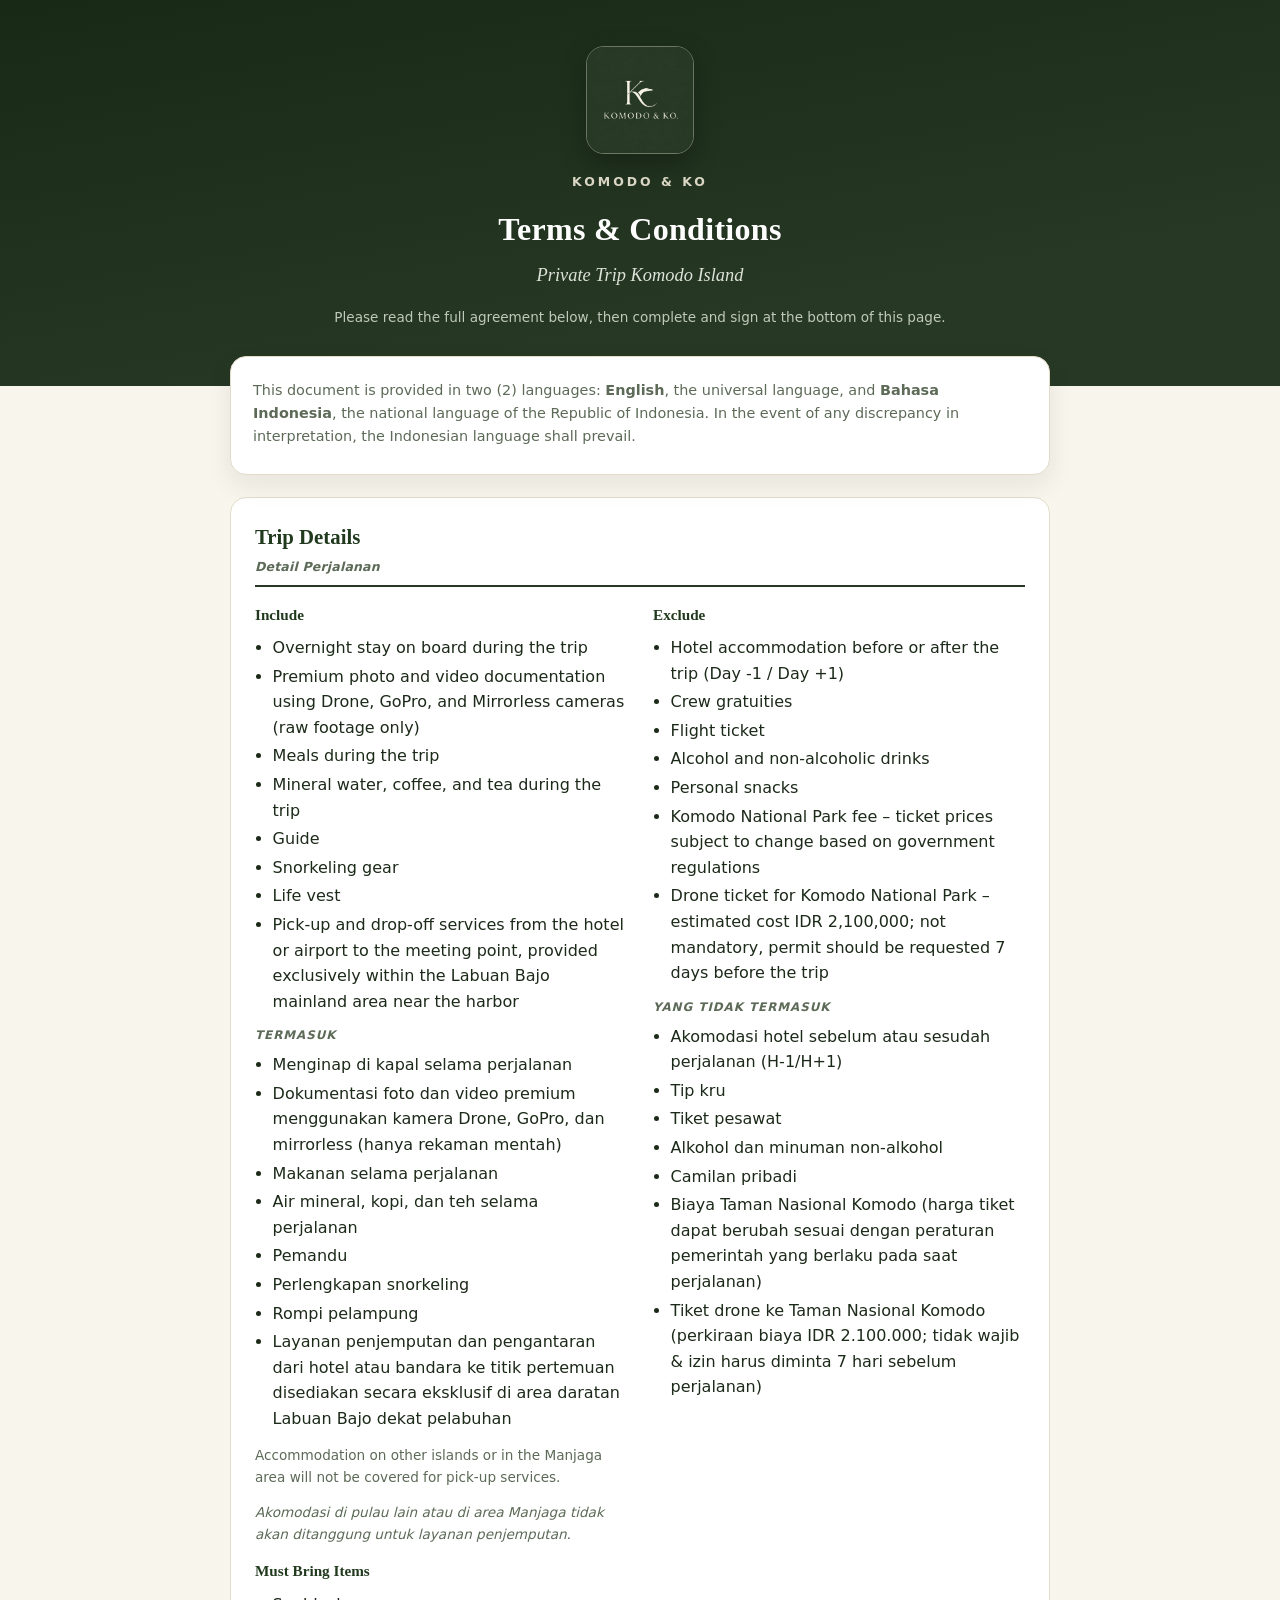
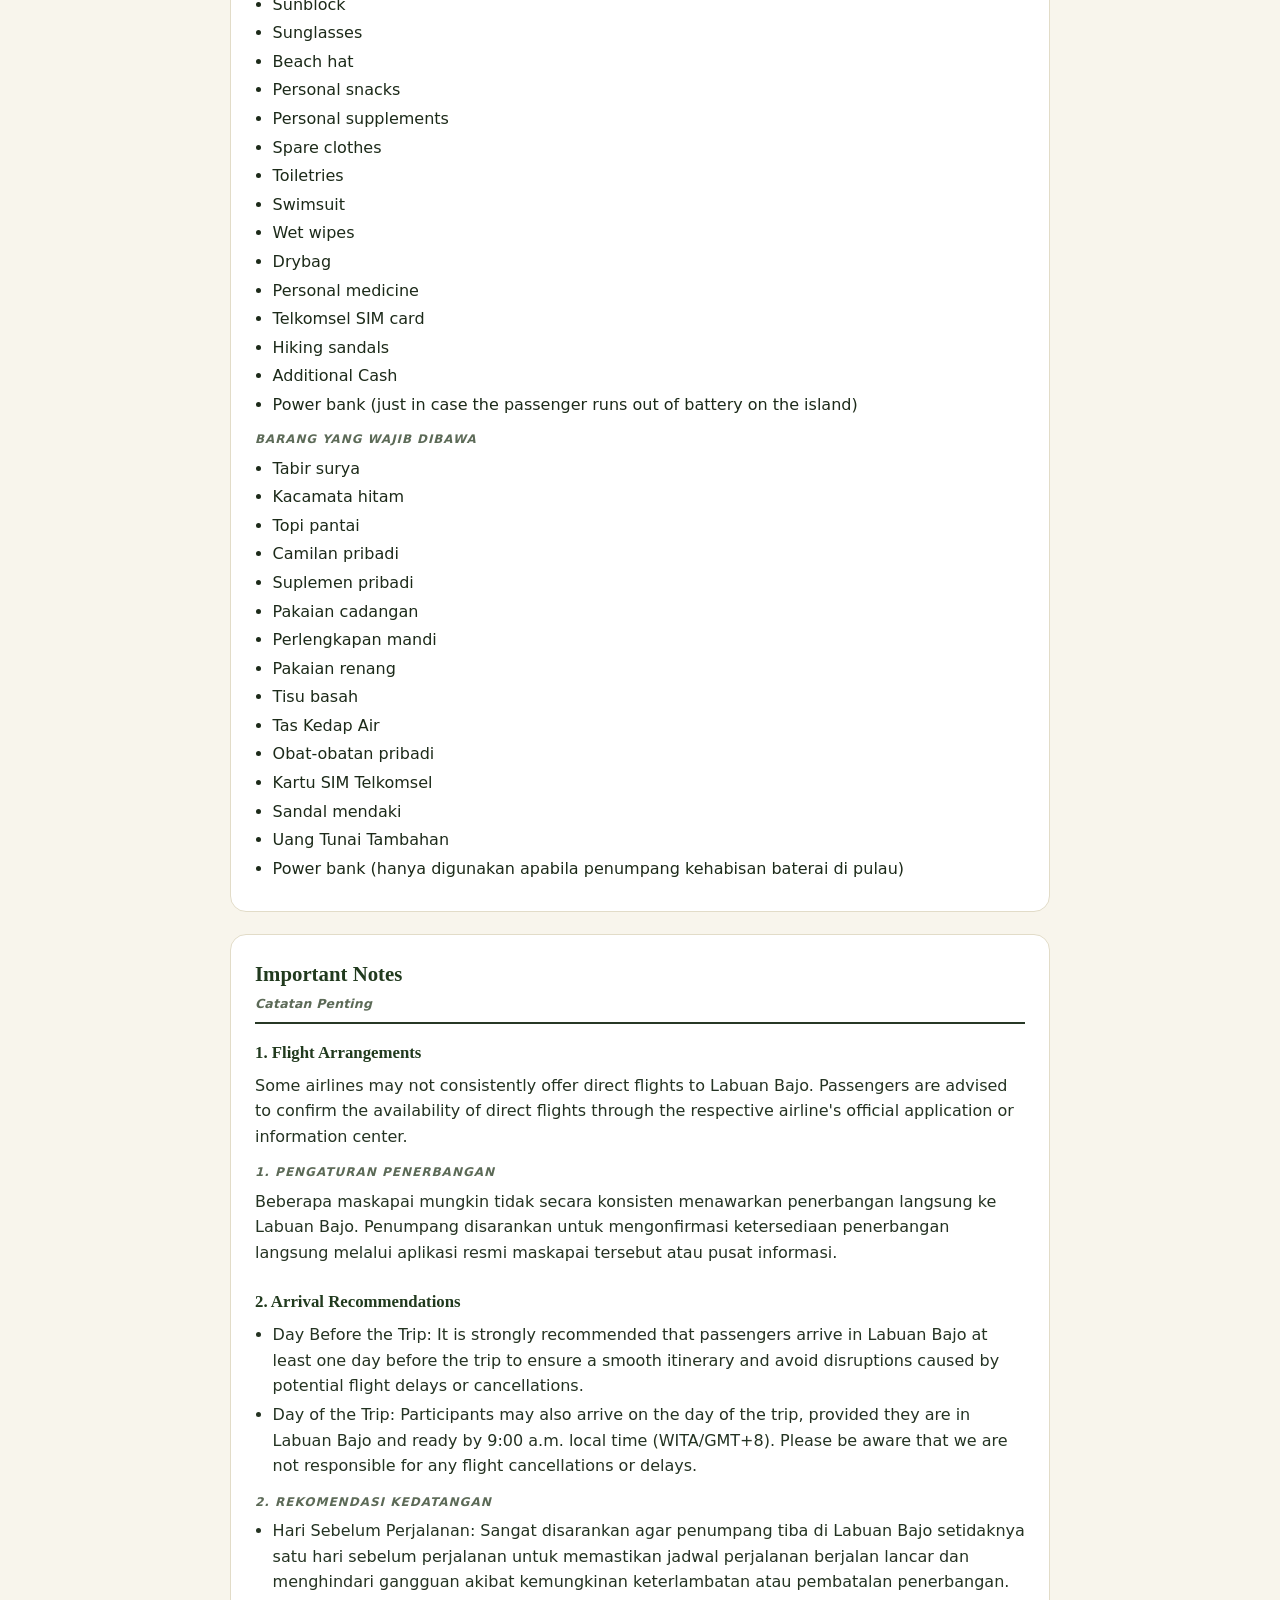
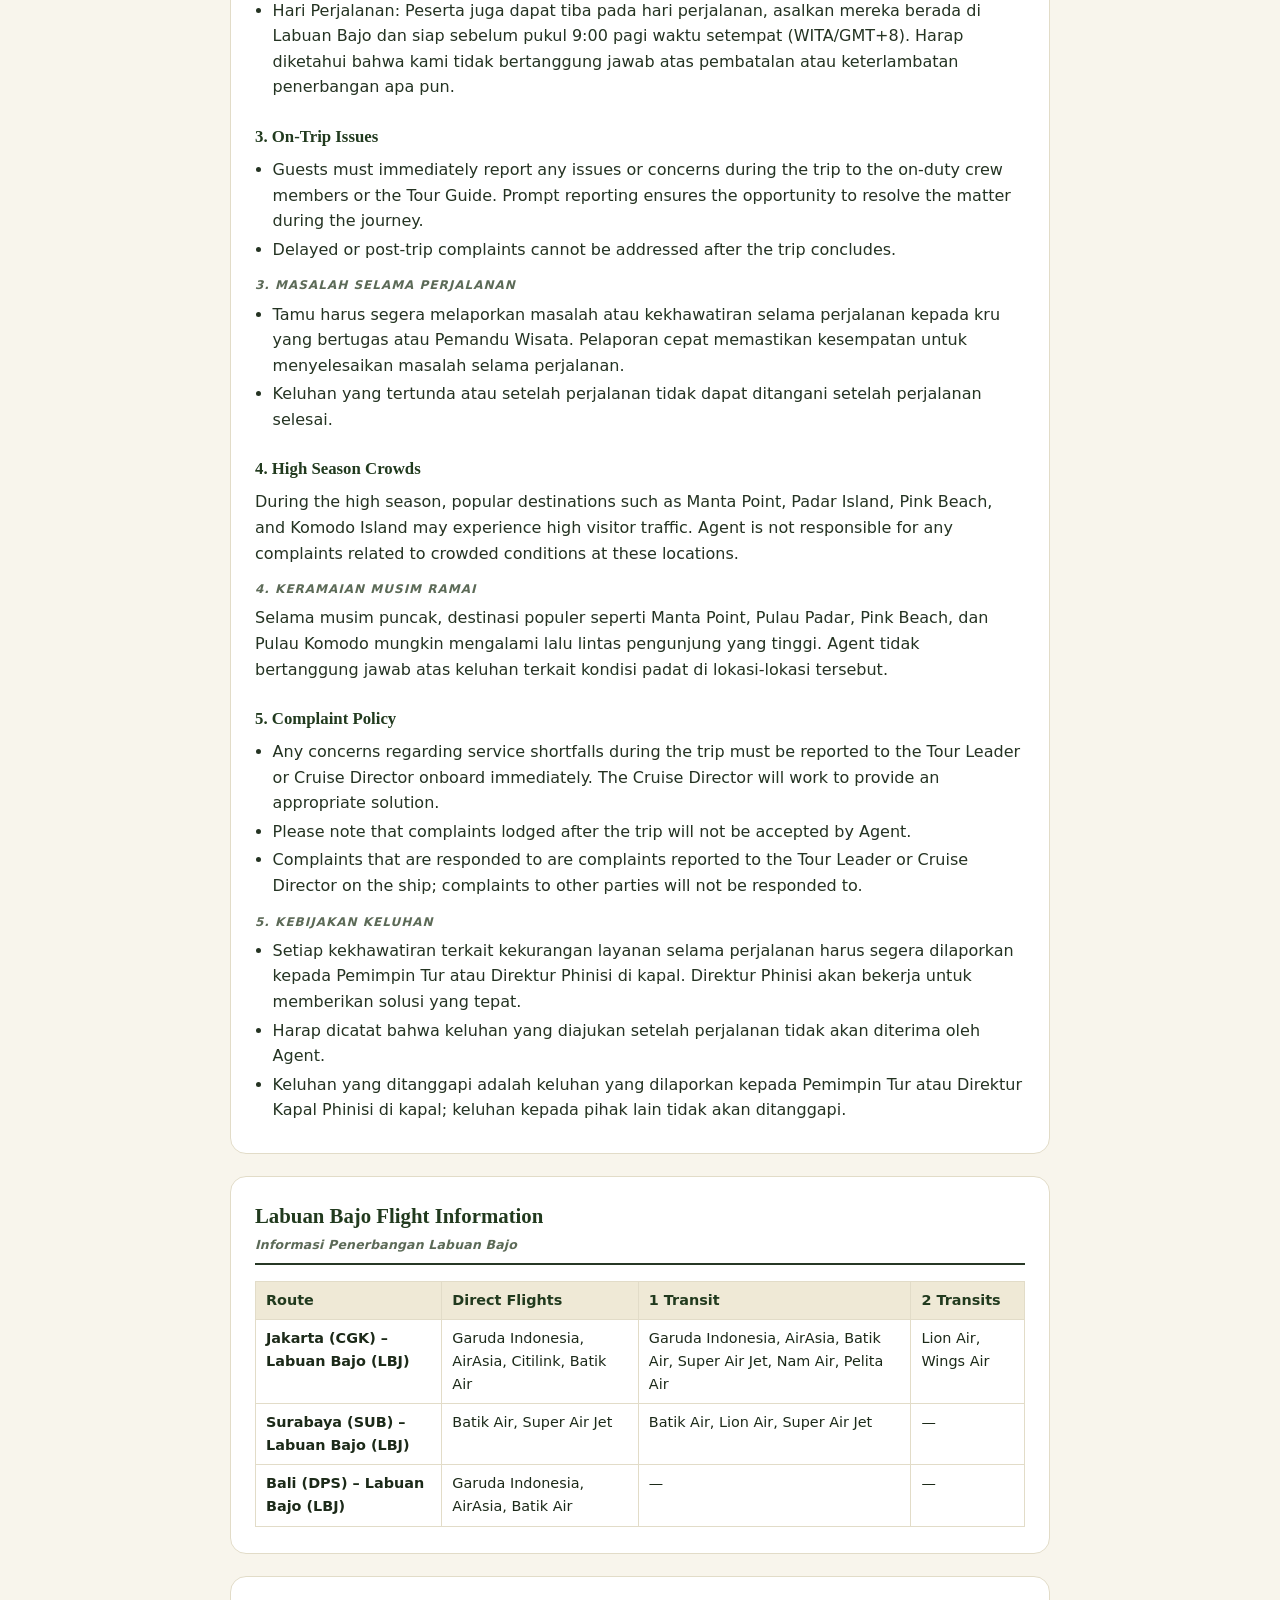
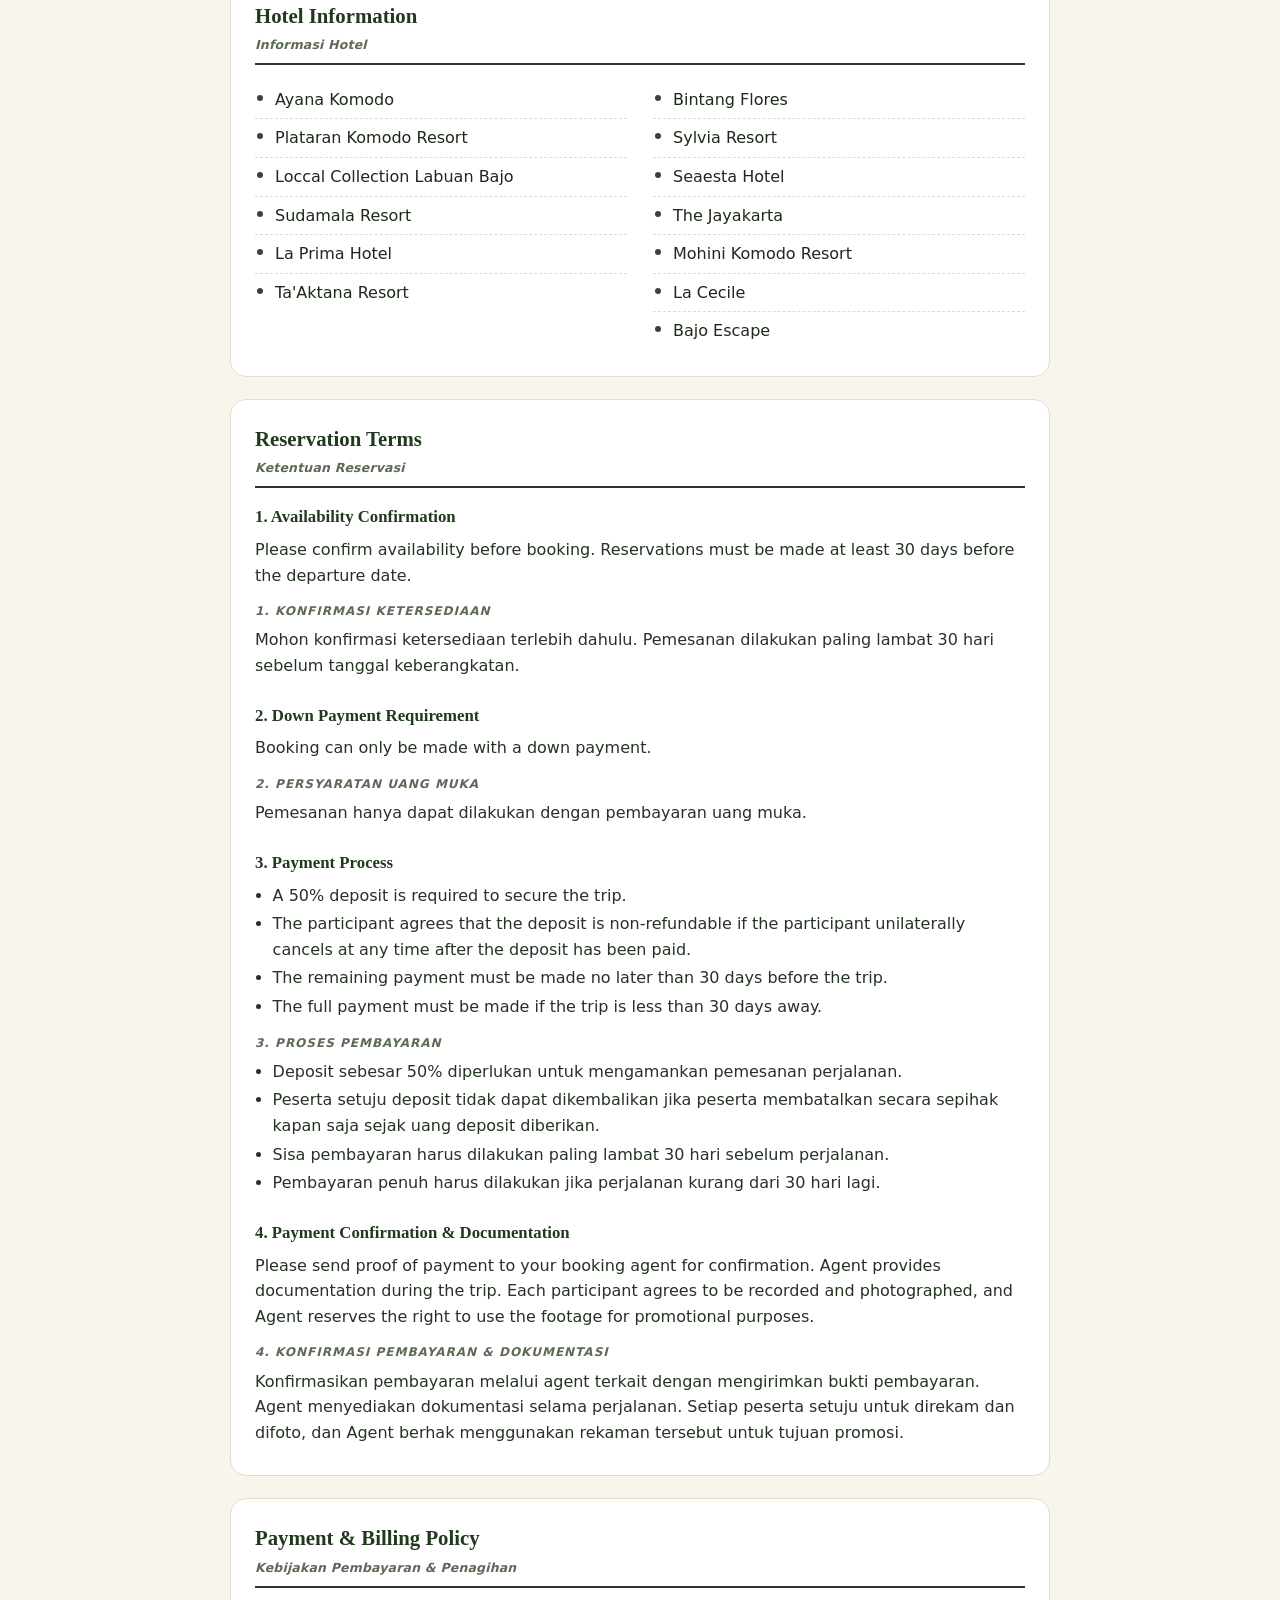
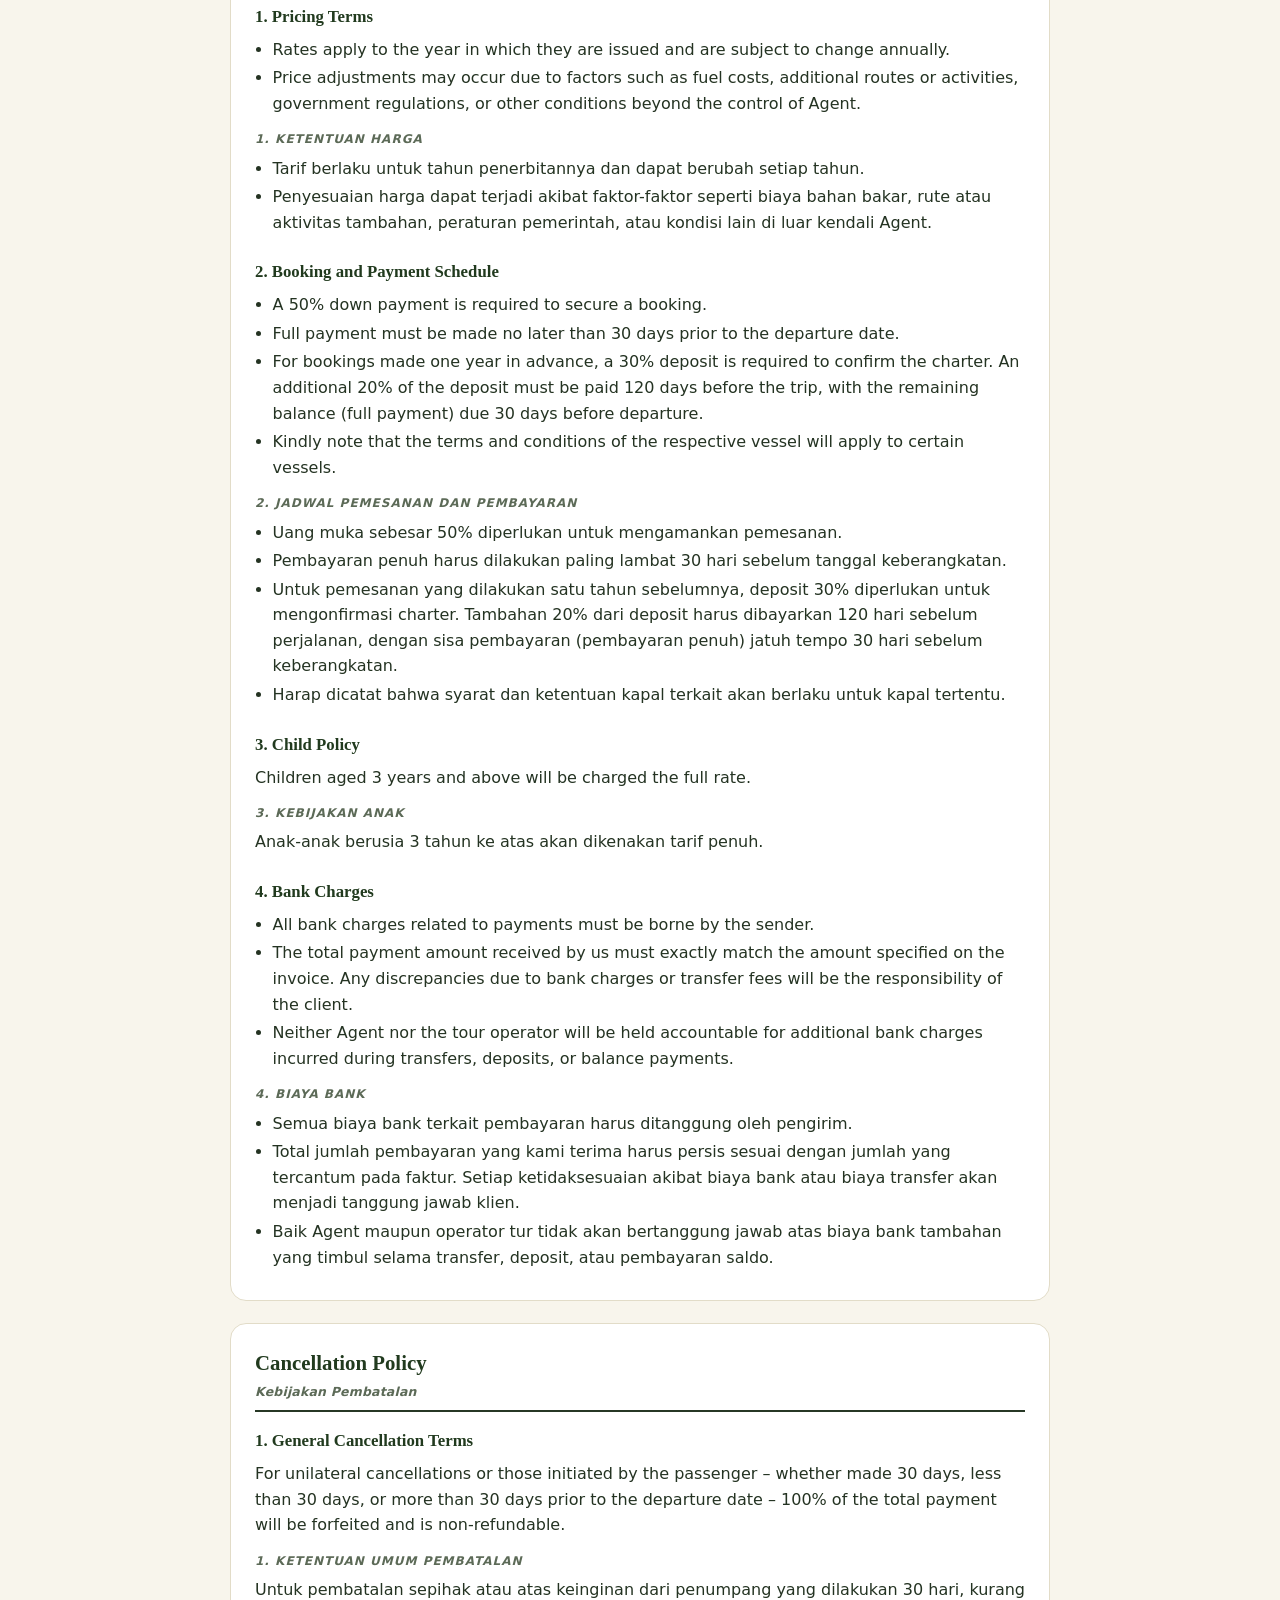
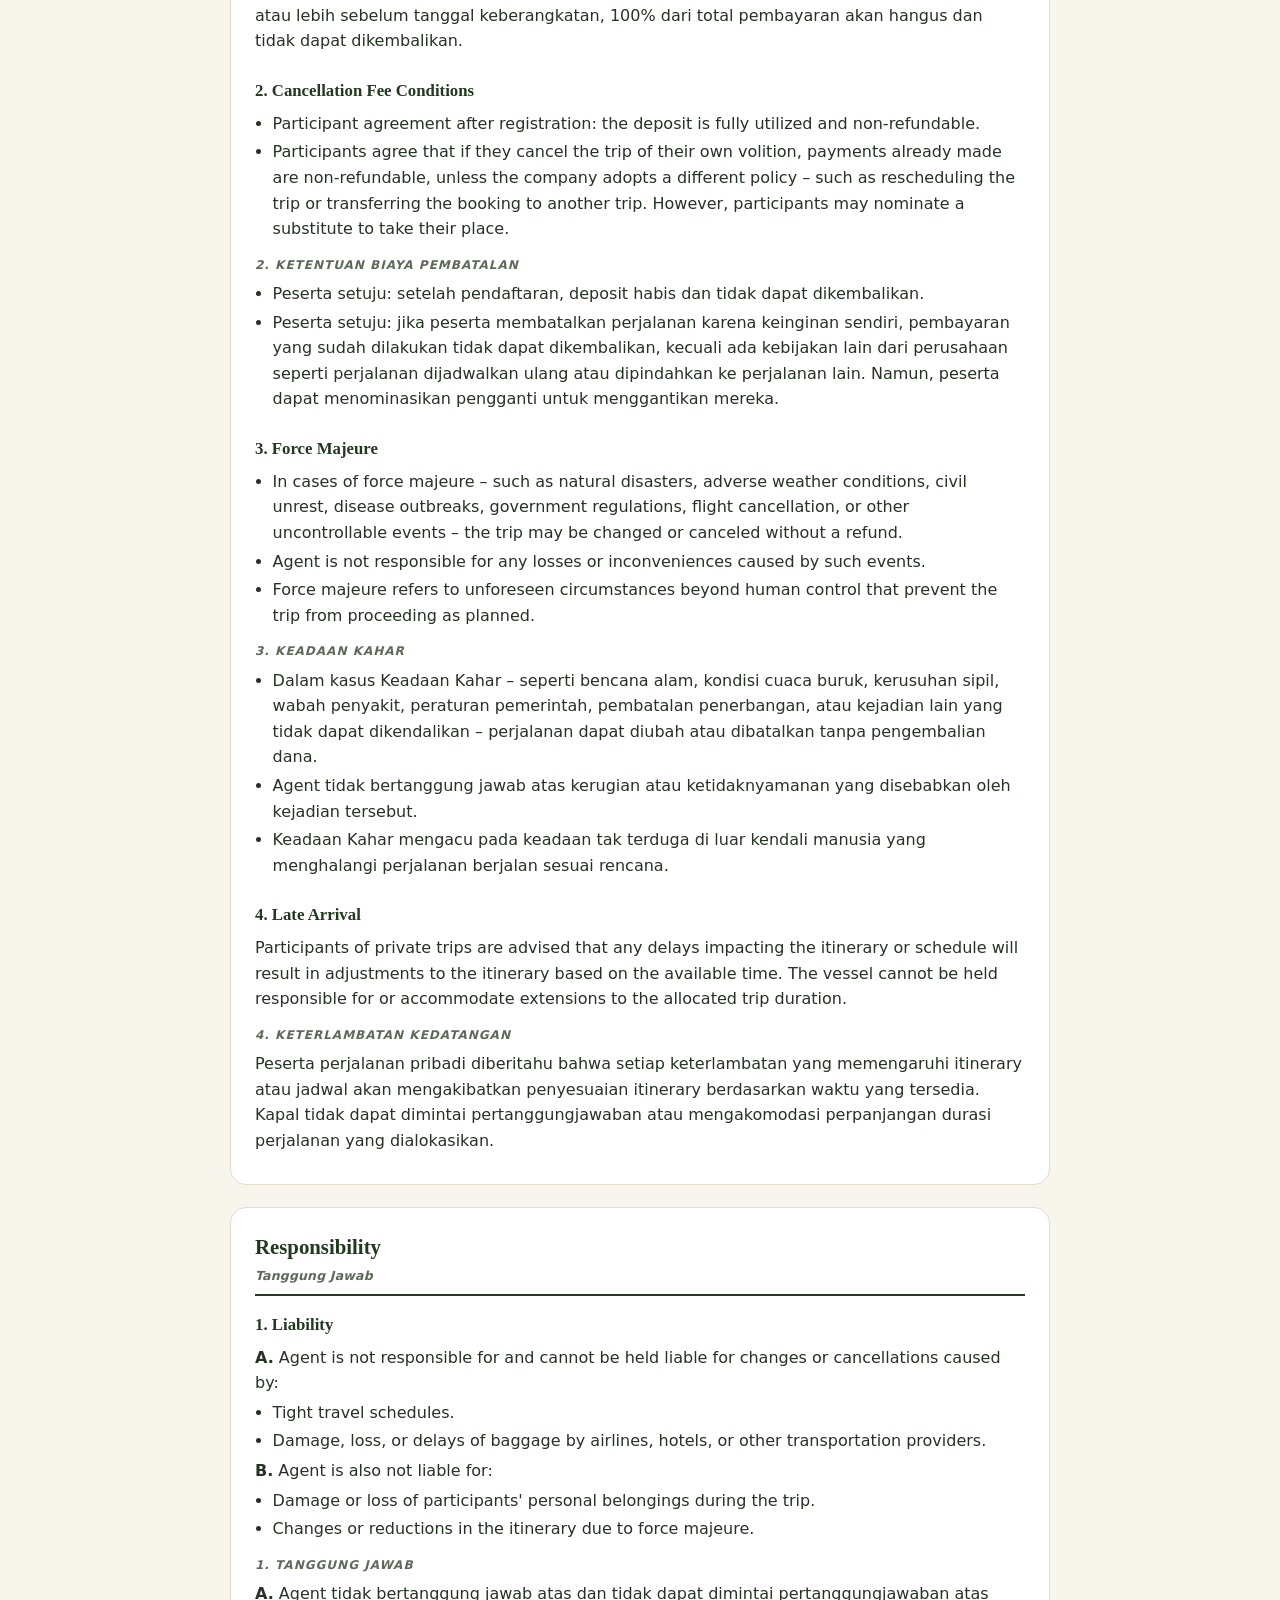
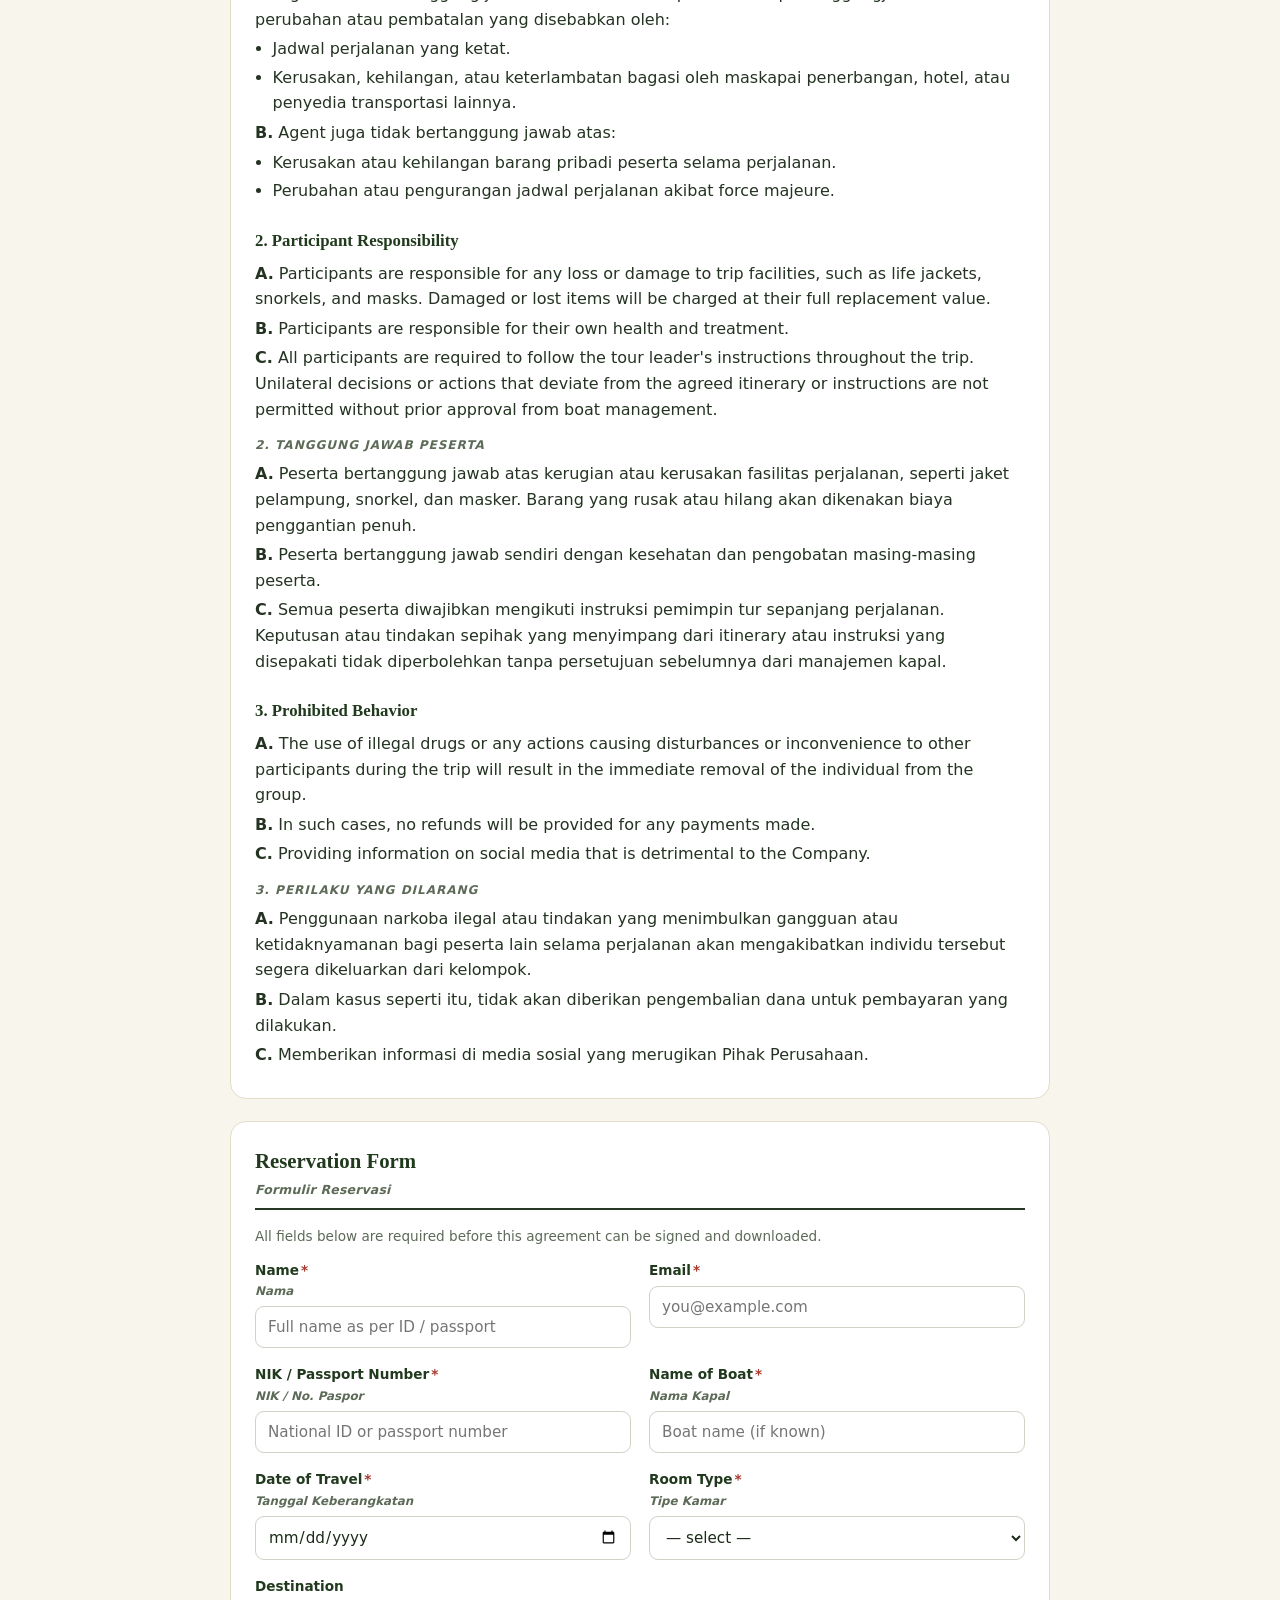
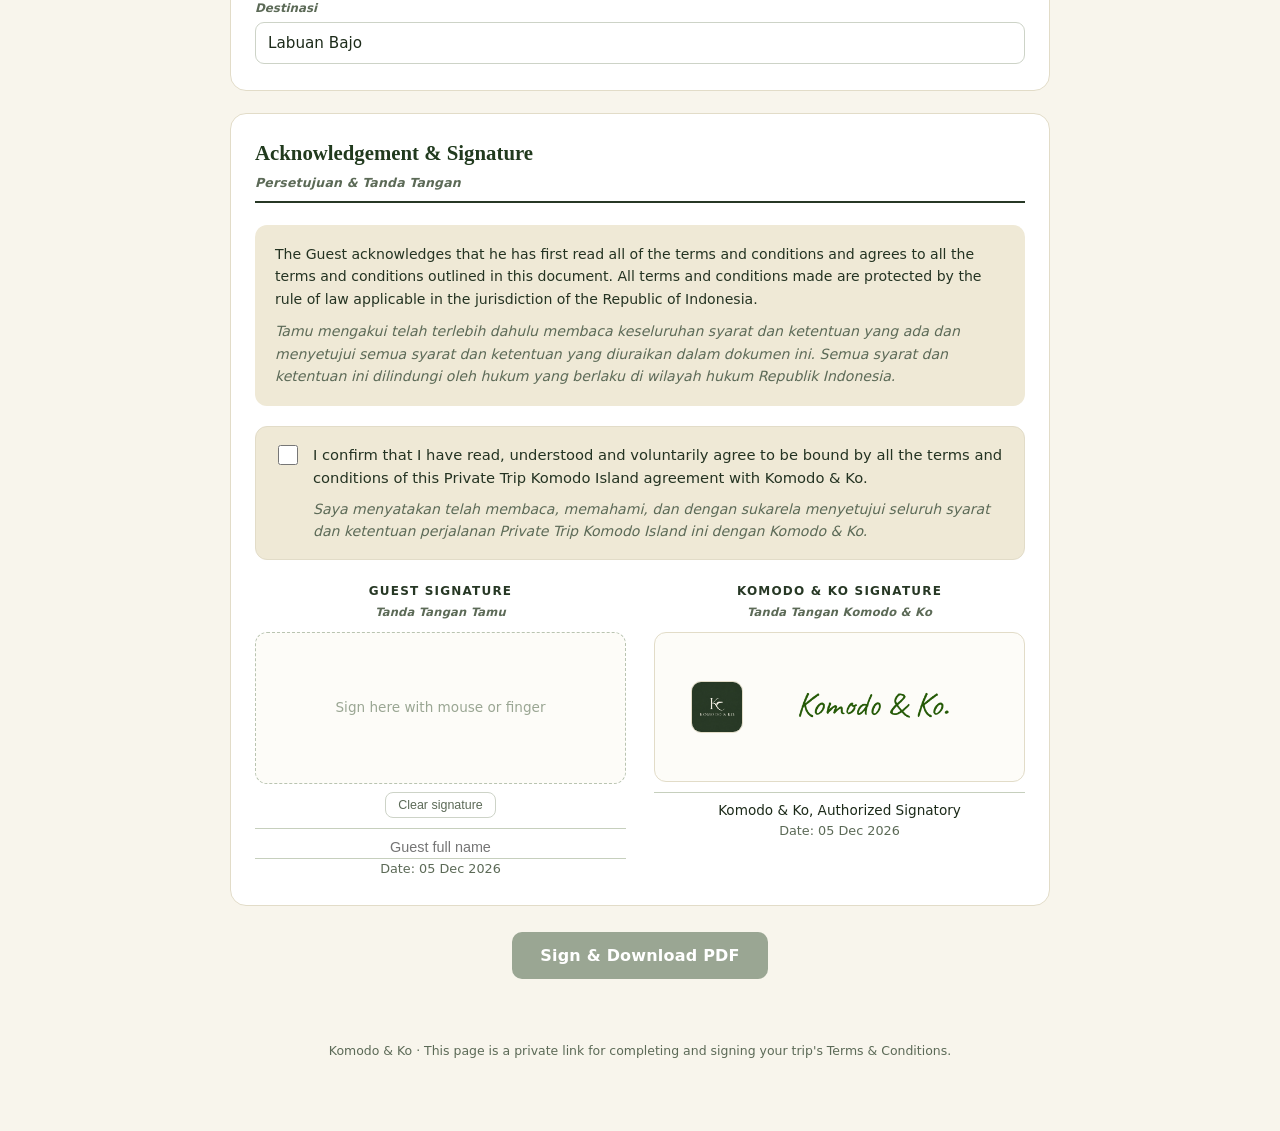
<file: private-trip.html>
<!DOCTYPE html>
<html lang="en">
<head>
<meta charset="UTF-8">
<meta name="viewport" content="width=device-width, initial-scale=1.0">
<title>Private Trip Komodo Island — Terms & Conditions | Komodo & Ko</title>
<link rel="stylesheet" href="assets/style.css">
</head>
<body data-file-label="Private-Trip">

<div id="contract">
<div class="hero">
  <img src="assets/logo.jpg" alt="Komodo & Ko logo" class="logo">
  <div class="brand">Komodo &amp; Ko</div>
  <h1>Terms &amp; Conditions</h1>
  <h2>Private Trip Komodo Island</h2>
  <div class="sub">Please read the full agreement below, then complete and sign at the bottom of this page.</div>
</div>

<div class="wrap">
  <div class="card">
    <p style="margin:0;color:var(--muted);font-size:.9rem;">
      This document is provided in two (2) languages: <strong>English</strong>, the universal language,
      and <strong>Bahasa Indonesia</strong>, the national language of the Republic of Indonesia.
      In the event of any discrepancy in interpretation, the Indonesian language shall prevail.
    </p>
  </div>

  <div class="section">
    <h2>Trip Details<span class="title-id">Detail Perjalanan</span></h2>
    <div class="twocol">
      <div>
      <div class="lang-group">
        <h4>Include</h4>
        <ul>
          <li>Overnight stay on board during the trip</li>
          <li>Premium photo and video documentation using Drone, GoPro, and Mirrorless cameras (raw footage only)</li>
          <li>Meals during the trip</li>
          <li>Mineral water, coffee, and tea during the trip</li>
          <li>Guide</li>
          <li>Snorkeling gear</li>
          <li>Life vest</li>
          <li>Pick-up and drop-off services from the hotel or airport to the meeting point, provided exclusively within the Labuan Bajo mainland area near the harbor</li>
        </ul>
        <h4 class="id">Termasuk</h4>
        <ul>
          <li>Menginap di kapal selama perjalanan</li>
          <li>Dokumentasi foto dan video premium menggunakan kamera Drone, GoPro, dan mirrorless (hanya rekaman mentah)</li>
          <li>Makanan selama perjalanan</li>
          <li>Air mineral, kopi, dan teh selama perjalanan</li>
          <li>Pemandu</li>
          <li>Perlengkapan snorkeling</li>
          <li>Rompi pelampung</li>
          <li>Layanan penjemputan dan pengantaran dari hotel atau bandara ke titik pertemuan disediakan secara eksklusif di area daratan Labuan Bajo dekat pelabuhan</li>
        </ul>
        <p style="font-size:.85rem;color:var(--muted);">Accommodation on other islands or in the Manjaga area will not be covered for pick-up services.</p>
        <p style="font-size:.85rem;color:var(--muted);font-style:italic;">Akomodasi di pulau lain atau di area Manjaga tidak akan ditanggung untuk layanan penjemputan.</p>
      </div>
      </div>
      <div>
      <div class="lang-group">
        <h4>Exclude</h4>
        <ul>
          <li>Hotel accommodation before or after the trip (Day -1 / Day +1)</li>
          <li>Crew gratuities</li>
          <li>Flight ticket</li>
          <li>Alcohol and non-alcoholic drinks</li>
          <li>Personal snacks</li>
          <li>Komodo National Park fee &ndash; ticket prices subject to change based on government regulations</li>
          <li>Drone ticket for Komodo National Park &ndash; estimated cost IDR 2,100,000; not mandatory, permit should be requested 7 days before the trip</li>
        </ul>
        <h4 class="id">Yang Tidak Termasuk</h4>
        <ul>
          <li>Akomodasi hotel sebelum atau sesudah perjalanan (H-1/H+1)</li>
          <li>Tip kru</li>
          <li>Tiket pesawat</li>
          <li>Alkohol dan minuman non-alkohol</li>
          <li>Camilan pribadi</li>
          <li>Biaya Taman Nasional Komodo (harga tiket dapat berubah sesuai dengan peraturan pemerintah yang berlaku pada saat perjalanan)</li>
          <li>Tiket drone ke Taman Nasional Komodo (perkiraan biaya IDR 2.100.000; tidak wajib &amp; izin harus diminta 7 hari sebelum perjalanan)</li>
        </ul>
      </div>
      </div>
    </div>
      <div class="lang-group">
        <h4>Must Bring Items</h4>
        <ul>
          <li>Sunblock</li>
          <li>Sunglasses</li>
          <li>Beach hat</li>
          <li>Personal snacks</li>
          <li>Personal supplements</li>
          <li>Spare clothes</li>
          <li>Toiletries</li>
          <li>Swimsuit</li>
          <li>Wet wipes</li>
          <li>Drybag</li>
          <li>Personal medicine</li>
          <li>Telkomsel SIM card</li>
          <li>Hiking sandals</li>
          <li>Additional Cash</li>
          <li>Power bank (just in case the passenger runs out of battery on the island)</li>
        </ul>
        <h4 class="id">Barang yang Wajib Dibawa</h4>
        <ul>
          <li>Tabir surya</li>
          <li>Kacamata hitam</li>
          <li>Topi pantai</li>
          <li>Camilan pribadi</li>
          <li>Suplemen pribadi</li>
          <li>Pakaian cadangan</li>
          <li>Perlengkapan mandi</li>
          <li>Pakaian renang</li>
          <li>Tisu basah</li>
          <li>Tas Kedap Air</li>
          <li>Obat-obatan pribadi</li>
          <li>Kartu SIM Telkomsel</li>
          <li>Sandal mendaki</li>
          <li>Uang Tunai Tambahan</li>
          <li>Power bank (hanya digunakan apabila penumpang kehabisan baterai di pulau)</li>
        </ul>
      </div>
  </div>
  <div class="section">
    <h2>Important Notes<span class="title-id">Catatan Penting</span></h2>
    <div class="note">
      <h3>1. Flight Arrangements</h3>
      <p>Some airlines may not consistently offer direct flights to Labuan Bajo. Passengers are advised to confirm the availability of direct flights through the respective airline's official application or information center.</p>
      <h4 class="sub-id">1. Pengaturan Penerbangan</h4>
      <p>Beberapa maskapai mungkin tidak secara konsisten menawarkan penerbangan langsung ke Labuan Bajo. Penumpang disarankan untuk mengonfirmasi ketersediaan penerbangan langsung melalui aplikasi resmi maskapai tersebut atau pusat informasi.</p>
    </div>
    <div class="note">
      <h3>2. Arrival Recommendations</h3>
      <ul>
          <li>Day Before the Trip: It is strongly recommended that passengers arrive in Labuan Bajo at least one day before the trip to ensure a smooth itinerary and avoid disruptions caused by potential flight delays or cancellations.</li>
          <li>Day of the Trip: Participants may also arrive on the day of the trip, provided they are in Labuan Bajo and ready by 9:00 a.m. local time (WITA/GMT+8). Please be aware that we are not responsible for any flight cancellations or delays.</li>
        </ul>
      <h4 class="sub-id">2. Rekomendasi Kedatangan</h4>
      <ul>
          <li>Hari Sebelum Perjalanan: Sangat disarankan agar penumpang tiba di Labuan Bajo setidaknya satu hari sebelum perjalanan untuk memastikan jadwal perjalanan berjalan lancar dan menghindari gangguan akibat kemungkinan keterlambatan atau pembatalan penerbangan.</li>
          <li>Hari Perjalanan: Peserta juga dapat tiba pada hari perjalanan, asalkan mereka berada di Labuan Bajo dan siap sebelum pukul 9:00 pagi waktu setempat (WITA/GMT+8). Harap diketahui bahwa kami tidak bertanggung jawab atas pembatalan atau keterlambatan penerbangan apa pun.</li>
        </ul>
    </div>
    <div class="note">
      <h3>3. On-Trip Issues</h3>
      <ul>
          <li>Guests must immediately report any issues or concerns during the trip to the on-duty crew members or the Tour Guide. Prompt reporting ensures the opportunity to resolve the matter during the journey.</li>
          <li>Delayed or post-trip complaints cannot be addressed after the trip concludes.</li>
        </ul>
      <h4 class="sub-id">3. Masalah Selama Perjalanan</h4>
      <ul>
          <li>Tamu harus segera melaporkan masalah atau kekhawatiran selama perjalanan kepada kru yang bertugas atau Pemandu Wisata. Pelaporan cepat memastikan kesempatan untuk menyelesaikan masalah selama perjalanan.</li>
          <li>Keluhan yang tertunda atau setelah perjalanan tidak dapat ditangani setelah perjalanan selesai.</li>
        </ul>
    </div>
    <div class="note">
      <h3>4. High Season Crowds</h3>
      <p>During the high season, popular destinations such as Manta Point, Padar Island, Pink Beach, and Komodo Island may experience high visitor traffic. Agent is not responsible for any complaints related to crowded conditions at these locations.</p>
      <h4 class="sub-id">4. Keramaian Musim Ramai</h4>
      <p>Selama musim puncak, destinasi populer seperti Manta Point, Pulau Padar, Pink Beach, dan Pulau Komodo mungkin mengalami lalu lintas pengunjung yang tinggi. Agent tidak bertanggung jawab atas keluhan terkait kondisi padat di lokasi-lokasi tersebut.</p>
    </div>
    <div class="note">
      <h3>5. Complaint Policy</h3>
      <ul>
          <li>Any concerns regarding service shortfalls during the trip must be reported to the Tour Leader or Cruise Director onboard immediately. The Cruise Director will work to provide an appropriate solution.</li>
          <li>Please note that complaints lodged after the trip will not be accepted by Agent.</li>
          <li>Complaints that are responded to are complaints reported to the Tour Leader or Cruise Director on the ship; complaints to other parties will not be responded to.</li>
        </ul>
      <h4 class="sub-id">5. Kebijakan Keluhan</h4>
      <ul>
          <li>Setiap kekhawatiran terkait kekurangan layanan selama perjalanan harus segera dilaporkan kepada Pemimpin Tur atau Direktur Phinisi di kapal. Direktur Phinisi akan bekerja untuk memberikan solusi yang tepat.</li>
          <li>Harap dicatat bahwa keluhan yang diajukan setelah perjalanan tidak akan diterima oleh Agent.</li>
          <li>Keluhan yang ditanggapi adalah keluhan yang dilaporkan kepada Pemimpin Tur atau Direktur Kapal Phinisi di kapal; keluhan kepada pihak lain tidak akan ditanggapi.</li>
        </ul>
    </div>
  </div>

  <div class="section">
    <h2>Labuan Bajo Flight Information<span class="title-id">Informasi Penerbangan Labuan Bajo</span></h2>
    <table class="flight">
      <tr><th>Route</th><th>Direct Flights</th><th>1 Transit</th><th>2 Transits</th></tr>
      <tr>
        <td><strong>Jakarta (CGK) &ndash; Labuan Bajo (LBJ)</strong></td>
        <td>Garuda Indonesia, AirAsia, Citilink, Batik Air</td>
        <td>Garuda Indonesia, AirAsia, Batik Air, Super Air Jet, Nam Air, Pelita Air</td>
        <td>Lion Air, Wings Air</td>
      </tr>
      <tr>
        <td><strong>Surabaya (SUB) &ndash; Labuan Bajo (LBJ)</strong></td>
        <td>Batik Air, Super Air Jet</td>
        <td>Batik Air, Lion Air, Super Air Jet</td>
        <td>&mdash;</td>
      </tr>
      <tr>
        <td><strong>Bali (DPS) &ndash; Labuan Bajo (LBJ)</strong></td>
        <td>Garuda Indonesia, AirAsia, Batik Air</td>
        <td>&mdash;</td>
        <td>&mdash;</td>
      </tr>
    </table>
  </div>

  <div class="section">
    <h2>Hotel Information<span class="title-id">Informasi Hotel</span></h2>
    <div class="twocol">
      <div>
        <ul class="pill-list">
          <li>Ayana Komodo</li>
          <li>Plataran Komodo Resort</li>
          <li>Loccal Collection Labuan Bajo</li>
          <li>Sudamala Resort</li>
          <li>La Prima Hotel</li>
          <li>Ta'Aktana Resort</li>
        </ul>
      </div>
      <div>
        <ul class="pill-list">
          <li>Bintang Flores</li>
          <li>Sylvia Resort</li>
          <li>Seaesta Hotel</li>
          <li>The Jayakarta</li>
          <li>Mohini Komodo Resort</li>
          <li>La Cecile</li>
          <li>Bajo Escape</li>
        </ul>
      </div>
    </div>
  </div>
  <div class="section">
    <h2>Reservation Terms<span class="title-id">Ketentuan Reservasi</span></h2>
    <div class="note">
      <h3>1. Availability Confirmation</h3>
      <p>Please confirm availability before booking. Reservations must be made at least 30 days before the departure date.</p>
      <h4 class="sub-id">1. Konfirmasi Ketersediaan</h4>
      <p>Mohon konfirmasi ketersediaan terlebih dahulu. Pemesanan dilakukan paling lambat 30 hari sebelum tanggal keberangkatan.</p>
    </div>
    <div class="note">
      <h3>2. Down Payment Requirement</h3>
      <p>Booking can only be made with a down payment.</p>
      <h4 class="sub-id">2. Persyaratan Uang Muka</h4>
      <p>Pemesanan hanya dapat dilakukan dengan pembayaran uang muka.</p>
    </div>
    <div class="note">
      <h3>3. Payment Process</h3>
      <ul>
          <li>A 50% deposit is required to secure the trip.</li>
          <li>The participant agrees that the deposit is non-refundable if the participant unilaterally cancels at any time after the deposit has been paid.</li>
          <li>The remaining payment must be made no later than 30 days before the trip.</li>
          <li>The full payment must be made if the trip is less than 30 days away.</li>
        </ul>
      <h4 class="sub-id">3. Proses Pembayaran</h4>
      <ul>
          <li>Deposit sebesar 50% diperlukan untuk mengamankan pemesanan perjalanan.</li>
          <li>Peserta setuju deposit tidak dapat dikembalikan jika peserta membatalkan secara sepihak kapan saja sejak uang deposit diberikan.</li>
          <li>Sisa pembayaran harus dilakukan paling lambat 30 hari sebelum perjalanan.</li>
          <li>Pembayaran penuh harus dilakukan jika perjalanan kurang dari 30 hari lagi.</li>
        </ul>
    </div>
    <div class="note">
      <h3>4. Payment Confirmation &amp; Documentation</h3>
      <p>Please send proof of payment to your booking agent for confirmation. Agent provides documentation during the trip. Each participant agrees to be recorded and photographed, and Agent reserves the right to use the footage for promotional purposes.</p>
      <h4 class="sub-id">4. Konfirmasi Pembayaran &amp; Dokumentasi</h4>
      <p>Konfirmasikan pembayaran melalui agent terkait dengan mengirimkan bukti pembayaran. Agent menyediakan dokumentasi selama perjalanan. Setiap peserta setuju untuk direkam dan difoto, dan Agent berhak menggunakan rekaman tersebut untuk tujuan promosi.</p>
    </div>
  </div>
  <div class="section">
    <h2>Payment &amp; Billing Policy<span class="title-id">Kebijakan Pembayaran &amp; Penagihan</span></h2>
    <div class="note">
      <h3>1. Pricing Terms</h3>
      <ul>
          <li>Rates apply to the year in which they are issued and are subject to change annually.</li>
          <li>Price adjustments may occur due to factors such as fuel costs, additional routes or activities, government regulations, or other conditions beyond the control of Agent.</li>
        </ul>
      <h4 class="sub-id">1. Ketentuan Harga</h4>
      <ul>
          <li>Tarif berlaku untuk tahun penerbitannya dan dapat berubah setiap tahun.</li>
          <li>Penyesuaian harga dapat terjadi akibat faktor-faktor seperti biaya bahan bakar, rute atau aktivitas tambahan, peraturan pemerintah, atau kondisi lain di luar kendali Agent.</li>
        </ul>
    </div>
    <div class="note">
      <h3>2. Booking and Payment Schedule</h3>
      <ul>
          <li>A 50% down payment is required to secure a booking.</li>
          <li>Full payment must be made no later than 30 days prior to the departure date.</li>
          <li>For bookings made one year in advance, a 30% deposit is required to confirm the charter. An additional 20% of the deposit must be paid 120 days before the trip, with the remaining balance (full payment) due 30 days before departure.</li>
          <li>Kindly note that the terms and conditions of the respective vessel will apply to certain vessels.</li>
        </ul>
      <h4 class="sub-id">2. Jadwal Pemesanan dan Pembayaran</h4>
      <ul>
          <li>Uang muka sebesar 50% diperlukan untuk mengamankan pemesanan.</li>
          <li>Pembayaran penuh harus dilakukan paling lambat 30 hari sebelum tanggal keberangkatan.</li>
          <li>Untuk pemesanan yang dilakukan satu tahun sebelumnya, deposit 30% diperlukan untuk mengonfirmasi charter. Tambahan 20% dari deposit harus dibayarkan 120 hari sebelum perjalanan, dengan sisa pembayaran (pembayaran penuh) jatuh tempo 30 hari sebelum keberangkatan.</li>
          <li>Harap dicatat bahwa syarat dan ketentuan kapal terkait akan berlaku untuk kapal tertentu.</li>
        </ul>
    </div>
    <div class="note">
      <h3>3. Child Policy</h3>
      <p>Children aged 3 years and above will be charged the full rate.</p>
      <h4 class="sub-id">3. Kebijakan Anak</h4>
      <p>Anak-anak berusia 3 tahun ke atas akan dikenakan tarif penuh.</p>
    </div>
    <div class="note">
      <h3>4. Bank Charges</h3>
      <ul>
          <li>All bank charges related to payments must be borne by the sender.</li>
          <li>The total payment amount received by us must exactly match the amount specified on the invoice. Any discrepancies due to bank charges or transfer fees will be the responsibility of the client.</li>
          <li>Neither Agent nor the tour operator will be held accountable for additional bank charges incurred during transfers, deposits, or balance payments.</li>
        </ul>
      <h4 class="sub-id">4. Biaya Bank</h4>
      <ul>
          <li>Semua biaya bank terkait pembayaran harus ditanggung oleh pengirim.</li>
          <li>Total jumlah pembayaran yang kami terima harus persis sesuai dengan jumlah yang tercantum pada faktur. Setiap ketidaksesuaian akibat biaya bank atau biaya transfer akan menjadi tanggung jawab klien.</li>
          <li>Baik Agent maupun operator tur tidak akan bertanggung jawab atas biaya bank tambahan yang timbul selama transfer, deposit, atau pembayaran saldo.</li>
        </ul>
    </div>
  </div>
  <div class="section">
    <h2>Cancellation Policy<span class="title-id">Kebijakan Pembatalan</span></h2>
    <div class="note">
      <h3>1. General Cancellation Terms</h3>
      <p>For unilateral cancellations or those initiated by the passenger &ndash; whether made 30 days, less than 30 days, or more than 30 days prior to the departure date &ndash; 100% of the total payment will be forfeited and is non-refundable.</p>
      <h4 class="sub-id">1. Ketentuan Umum Pembatalan</h4>
      <p>Untuk pembatalan sepihak atau atas keinginan dari penumpang yang dilakukan 30 hari, kurang atau lebih sebelum tanggal keberangkatan, 100% dari total pembayaran akan hangus dan tidak dapat dikembalikan.</p>
    </div>
    <div class="note">
      <h3>2. Cancellation Fee Conditions</h3>
      <ul>
          <li>Participant agreement after registration: the deposit is fully utilized and non-refundable.</li>
          <li>Participants agree that if they cancel the trip of their own volition, payments already made are non-refundable, unless the company adopts a different policy &ndash; such as rescheduling the trip or transferring the booking to another trip. However, participants may nominate a substitute to take their place.</li>
        </ul>
      <h4 class="sub-id">2. Ketentuan Biaya Pembatalan</h4>
      <ul>
          <li>Peserta setuju: setelah pendaftaran, deposit habis dan tidak dapat dikembalikan.</li>
          <li>Peserta setuju: jika peserta membatalkan perjalanan karena keinginan sendiri, pembayaran yang sudah dilakukan tidak dapat dikembalikan, kecuali ada kebijakan lain dari perusahaan seperti perjalanan dijadwalkan ulang atau dipindahkan ke perjalanan lain. Namun, peserta dapat menominasikan pengganti untuk menggantikan mereka.</li>
        </ul>
    </div>
    <div class="note">
      <h3>3. Force Majeure</h3>
      <ul>
          <li>In cases of force majeure &ndash; such as natural disasters, adverse weather conditions, civil unrest, disease outbreaks, government regulations, flight cancellation, or other uncontrollable events &ndash; the trip may be changed or canceled without a refund.</li>
          <li>Agent is not responsible for any losses or inconveniences caused by such events.</li>
          <li>Force majeure refers to unforeseen circumstances beyond human control that prevent the trip from proceeding as planned.</li>
        </ul>
      <h4 class="sub-id">3. Keadaan Kahar</h4>
      <ul>
          <li>Dalam kasus Keadaan Kahar &ndash; seperti bencana alam, kondisi cuaca buruk, kerusuhan sipil, wabah penyakit, peraturan pemerintah, pembatalan penerbangan, atau kejadian lain yang tidak dapat dikendalikan &ndash; perjalanan dapat diubah atau dibatalkan tanpa pengembalian dana.</li>
          <li>Agent tidak bertanggung jawab atas kerugian atau ketidaknyamanan yang disebabkan oleh kejadian tersebut.</li>
          <li>Keadaan Kahar mengacu pada keadaan tak terduga di luar kendali manusia yang menghalangi perjalanan berjalan sesuai rencana.</li>
        </ul>
    </div>
    <div class="note">
      <h3>4. Late Arrival</h3>
      <p>Participants of private trips are advised that any delays impacting the itinerary or schedule will result in adjustments to the itinerary based on the available time. The vessel cannot be held responsible for or accommodate extensions to the allocated trip duration.</p>
      <h4 class="sub-id">4. Keterlambatan Kedatangan</h4>
      <p>Peserta perjalanan pribadi diberitahu bahwa setiap keterlambatan yang memengaruhi itinerary atau jadwal akan mengakibatkan penyesuaian itinerary berdasarkan waktu yang tersedia. Kapal tidak dapat dimintai pertanggungjawaban atau mengakomodasi perpanjangan durasi perjalanan yang dialokasikan.</p>
    </div>
  </div>
  <div class="section">
    <h2>Responsibility<span class="title-id">Tanggung Jawab</span></h2>
    <div class="note">
      <h3>1. Liability</h3>
      <p><strong>A.</strong> Agent is not responsible for and cannot be held liable for changes or cancellations caused by:</p>
        <ul>
          <li>Tight travel schedules.</li>
          <li>Damage, loss, or delays of baggage by airlines, hotels, or other transportation providers.</li>
        </ul>
        <p><strong>B.</strong> Agent is also not liable for:</p>
        <ul>
          <li>Damage or loss of participants' personal belongings during the trip.</li>
          <li>Changes or reductions in the itinerary due to force majeure.</li>
        </ul>
      <h4 class="sub-id">1. Tanggung Jawab</h4>
      <p><strong>A.</strong> Agent tidak bertanggung jawab atas dan tidak dapat dimintai pertanggungjawaban atas perubahan atau pembatalan yang disebabkan oleh:</p>
        <ul>
          <li>Jadwal perjalanan yang ketat.</li>
          <li>Kerusakan, kehilangan, atau keterlambatan bagasi oleh maskapai penerbangan, hotel, atau penyedia transportasi lainnya.</li>
        </ul>
        <p><strong>B.</strong> Agent juga tidak bertanggung jawab atas:</p>
        <ul>
          <li>Kerusakan atau kehilangan barang pribadi peserta selama perjalanan.</li>
          <li>Perubahan atau pengurangan jadwal perjalanan akibat force majeure.</li>
        </ul>
    </div>
    <div class="note">
      <h3>2. Participant Responsibility</h3>
      <p><strong>A.</strong> Participants are responsible for any loss or damage to trip facilities, such as life jackets, snorkels, and masks. Damaged or lost items will be charged at their full replacement value.</p>
        <p><strong>B.</strong> Participants are responsible for their own health and treatment.</p>
        <p><strong>C.</strong> All participants are required to follow the tour leader's instructions throughout the trip. Unilateral decisions or actions that deviate from the agreed itinerary or instructions are not permitted without prior approval from boat management.</p>
      <h4 class="sub-id">2. Tanggung Jawab Peserta</h4>
      <p><strong>A.</strong> Peserta bertanggung jawab atas kerugian atau kerusakan fasilitas perjalanan, seperti jaket pelampung, snorkel, dan masker. Barang yang rusak atau hilang akan dikenakan biaya penggantian penuh.</p>
        <p><strong>B.</strong> Peserta bertanggung jawab sendiri dengan kesehatan dan pengobatan masing-masing peserta.</p>
        <p><strong>C.</strong> Semua peserta diwajibkan mengikuti instruksi pemimpin tur sepanjang perjalanan. Keputusan atau tindakan sepihak yang menyimpang dari itinerary atau instruksi yang disepakati tidak diperbolehkan tanpa persetujuan sebelumnya dari manajemen kapal.</p>
    </div>
    <div class="note">
      <h3>3. Prohibited Behavior</h3>
      <p><strong>A.</strong> The use of illegal drugs or any actions causing disturbances or inconvenience to other participants during the trip will result in the immediate removal of the individual from the group.</p>
        <p><strong>B.</strong> In such cases, no refunds will be provided for any payments made.</p>
        <p><strong>C.</strong> Providing information on social media that is detrimental to the Company.</p>
      <h4 class="sub-id">3. Perilaku yang Dilarang</h4>
      <p><strong>A.</strong> Penggunaan narkoba ilegal atau tindakan yang menimbulkan gangguan atau ketidaknyamanan bagi peserta lain selama perjalanan akan mengakibatkan individu tersebut segera dikeluarkan dari kelompok.</p>
        <p><strong>B.</strong> Dalam kasus seperti itu, tidak akan diberikan pengembalian dana untuk pembayaran yang dilakukan.</p>
        <p><strong>C.</strong> Memberikan informasi di media sosial yang merugikan Pihak Perusahaan.</p>
    </div>
  </div>


  <div class="section" id="reservation-form">
    <h2>Reservation Form<span class="title-id">Formulir Reservasi</span></h2>
    <p style="margin:0 0 4px;color:var(--muted);font-size:.85rem;">All fields below are required before this
    agreement can be signed and downloaded.</p>
    <div class="formgrid">
      <div class="field">
        <label for="resName">Name<span class="req">*</span><span class="label-id">Nama</span></label>
        <input type="text" id="resName" placeholder="Full name as per ID / passport" required>
      </div>
      <div class="field">
        <label for="resEmail">Email<span class="req">*</span></label>
        <input type="email" id="resEmail" placeholder="you@example.com" required>
      </div>
      <div class="field">
        <label for="resId">NIK / Passport Number<span class="req">*</span><span class="label-id">NIK / No. Paspor</span></label>
        <input type="text" id="resId" placeholder="National ID or passport number" required>
      </div>
      <div class="field">
        <label for="resBoat">Name of Boat<span class="req">*</span><span class="label-id">Nama Kapal</span></label>
        <input type="text" id="resBoat" placeholder="Boat name (if known)" required>
      </div>
      <div class="field">
        <label for="resDate">Date of Travel<span class="req">*</span><span class="label-id">Tanggal Keberangkatan</span></label>
        <input type="date" id="resDate" required>
      </div>
      <div class="field">
        <label for="resRoom">Room Type<span class="req">*</span><span class="label-id">Tipe Kamar</span></label>
        <select id="resRoom" required>
          <option value="">— select —</option>
          <option value="Leisure (Wisata)">Leisure (Wisata)</option>
          <option value="Diving (Menyelam)">Diving (Menyelam)</option>
          <option value="Combined (Gabungan)">Combined (Gabungan)</option>
        </select>
      </div>
      <div class="field full">
        <label for="resDestination">Destination<span class="label-id">Destinasi</span></label>
        <input type="text" id="resDestination" value="Labuan Bajo" readonly>
      </div>
    </div>
  </div>

  <div class="section" id="acknowledgement">
    <h2>Acknowledgement &amp; Signature<span class="title-id">Persetujuan &amp; Tanda Tangan</span></h2>
    <div class="closing">
      <p>The Guest acknowledges that he has first read all of the terms and conditions and agrees to all the terms and conditions outlined in this document. All terms and conditions made are protected by the rule of law applicable in the jurisdiction of the Republic of Indonesia.</p>
      <p class="id">Tamu mengakui telah terlebih dahulu membaca keseluruhan syarat dan ketentuan yang ada dan menyetujui semua syarat dan ketentuan yang diuraikan dalam dokumen ini. Semua syarat dan ketentuan ini dilindungi oleh hukum yang berlaku di wilayah hukum Republik Indonesia.</p>
    </div>

    <div class="agree-box">
      <input type="checkbox" id="agreeCheckbox">
      <label for="agreeCheckbox">
        <p>I confirm that I have read, understood and voluntarily agree to be bound by all the terms and
        conditions of this Private Trip Komodo Island agreement with Komodo &amp; Ko.</p>
        <p class="id">Saya menyatakan telah membaca, memahami, dan dengan sukarela menyetujui seluruh syarat dan
        ketentuan perjalanan Private Trip Komodo Island ini dengan Komodo &amp; Ko.</p>
      </label>
    </div>

    <div class="sig-grid">
      <div class="sig-block">
        <h4>Guest Signature<span class="id">Tanda Tangan Tamu</span></h4>
        <div class="sig-canvas-wrap">
          <canvas id="guestSignatureCanvas" class="sig-canvas"></canvas>
          <div class="sig-placeholder">Sign here with mouse or finger</div>
        </div>
        <button type="button" id="clearSignature" class="sig-clear no-print">Clear signature</button>
        <div class="sig-line">
          <input type="text" id="guestSignName" class="sig-name-input" placeholder="Guest full name" required>
        </div>
        <div class="sig-date">Date: <span id="guestSignDate">—</span></div>
      </div>

      <div class="sig-block">
        <h4>Komodo &amp; Ko Signature<span class="id">Tanda Tangan Komodo &amp; Ko</span></h4>
        <div class="sig-static">
          <img src="assets/logo.jpg" alt="Komodo & Ko logo" class="company-logo">
          <img src="assets/company-signature.png" alt="Komodo & Ko authorized signature" class="company-sig">
        </div>
        <div class="sig-line">
          <span style="width:100%;text-align:center;">Komodo &amp; Ko, Authorized Signatory</span>
        </div>
        <div class="sig-date">Date: <span id="companySignDate">—</span></div>
      </div>
    </div>
  </div>

  <div class="actions no-print">
    <button type="button" id="downloadPdfBtn" class="btn btn-primary" disabled>Sign &amp; Download PDF</button>
    <div class="status-msg" id="statusMsg"></div>
  </div>

  <footer class="site-footer no-print">
    Komodo &amp; Ko &middot; This page is a private link for completing and signing your trip's Terms &amp; Conditions.
  </footer>
</div>
</div>

<script src="assets/signature_pad.umd.min.js"></script>
<script src="assets/html2canvas.min.js"></script>
<script src="assets/jspdf.umd.min.js"></script>
<script src="assets/app.js"></script>
</body>
</html>
</file>
<file: assets/style.css>
:root{
  --green-900:#182a16;
  --green-800:#213a1e;
  --green-700:#273825;
  --green-600:#33492f;
  --green-500:#4a6144;
  --cream:#f8f5ec;
  --cream-deep:#efe9d6;
  --ink:#1c2a19;
  --muted:#5c6a57;
  --line:#e2dcc8;
  --ok:#2e7d4f;
  --err:#a8392f;
  --radius:16px;
  --serif:Georgia,'Iowan Old Style','Palatino Linotype',Palatino,'Times New Roman',serif;
  --sans:"Segoe UI",system-ui,-apple-system,"Helvetica Neue",Arial,sans-serif;
}

*{box-sizing:border-box;}
html,body{margin:0;padding:0;}
body{
  font-family:var(--sans);
  background:var(--cream);
  color:var(--ink);
  line-height:1.6;
}

.wrap{max-width:860px;margin:0 auto;padding:0 20px 60px;}

/* ---------- Top hero / cover ---------- */
.hero{
  background:linear-gradient(170deg,var(--green-900),var(--green-700) 75%);
  color:#fff;
  padding:46px 20px 58px;
  text-align:center;
}
.hero .logo{
  width:108px;height:108px;margin:0 auto 18px;display:block;
  border-radius:18px;
  border:1px solid rgba(248,245,236,.35);
  box-shadow:0 10px 26px rgba(0,0,0,.28);
  object-fit:cover;
}
.hero h1{
  font-family:var(--serif);
  font-size:2rem;
  margin:0 0 6px;
  letter-spacing:.3px;
  font-weight:700;
}
.hero .brand{
  text-transform:uppercase;
  letter-spacing:3px;
  font-size:.78rem;
  color:var(--cream-deep);
  font-weight:600;
  margin-bottom:12px;
  opacity:.9;
}
.hero h2{
  font-family:var(--serif);
  font-size:1.15rem;
  font-weight:400;
  font-style:italic;
  margin:0;
  color:#eef2ea;
  opacity:.92;
}
.hero .sub{
  margin-top:16px;
  font-size:.85rem;
  color:#dbe3d6;
  opacity:.85;
}

/* ---------- Cards / sections ---------- */
.card{
  background:#fff;
  border:1px solid var(--line);
  border-radius:var(--radius);
  padding:22px 22px 26px;
  margin-top:-30px;
  position:relative;
  z-index:2;
  box-shadow:0 10px 26px rgba(24,42,22,.08);
}
.section{
  background:#fff;
  border:1px solid var(--line);
  border-radius:var(--radius);
  padding:22px 24px 26px;
  margin-top:22px;
}
.section > h2{
  margin:0 0 16px;
  font-family:var(--serif);
  font-size:1.3rem;
  font-weight:700;
  color:var(--green-800);
  border-bottom:2px solid var(--green-700);
  display:block;
  padding-bottom:8px;
}
.section > h2 .title-id{
  display:block;
  font-family:var(--sans);
  font-size:.78rem;
  font-weight:600;
  font-style:italic;
  text-transform:none;
  letter-spacing:.2px;
  color:var(--muted);
  margin-top:3px;
}

.note{margin:0 0 24px;}
.note:last-child{margin-bottom:0;}
.note h3{
  margin:0 0 6px;
  font-family:var(--serif);
  font-size:1.05rem;
  color:var(--green-800);
}
.note h4.sub-id{
  margin:14px 0 6px;
  font-size:.75rem;
  text-transform:uppercase;
  letter-spacing:1px;
  font-style:italic;
  color:var(--muted);
  font-weight:700;
}
.note p{margin:0 0 4px;color:#243322;}
.note ul{margin:4px 0 4px 1.1em;padding:0;color:#243322;}
.note li{margin:3px 0;}

/* Bilingual two-language lists (Include / Exclude / Must Bring etc.) */
.lang-group{margin-bottom:16px;}
.lang-group:last-child{margin-bottom:0;}
.lang-group h4{
  margin:0 0 8px;color:var(--green-800);font-size:.95rem;font-weight:700;
  font-family:var(--serif);
}
.lang-group h4.id{
  font-family:var(--sans);
  font-size:.74rem;text-transform:uppercase;letter-spacing:1px;
  font-style:italic;color:var(--muted);font-weight:700;margin:12px 0 7px;
}
.lang-group ul{margin:0 0 4px 1.1em;padding:0;}
.lang-group li{margin:3px 0;}

.twocol{
  display:grid;
  grid-template-columns:1fr 1fr;
  gap:26px;
}
@media (max-width:620px){
  .twocol{grid-template-columns:1fr;}
}

.pill-list{list-style:none;margin:0;padding:0;}
.pill-list li{
  padding:6px 0 6px 20px;
  position:relative;
  border-bottom:1px dashed var(--line);
}
.pill-list li:last-child{border-bottom:none;}
.pill-list li:before{
  content:"";
  position:absolute;left:2px;top:14px;
  width:6px;height:6px;border-radius:50%;
  background:var(--green-600);
}

table.flight{
  width:100%;border-collapse:collapse;font-size:.9rem;margin-top:8px;
}
table.flight th,table.flight td{
  border:1px solid var(--line);padding:7px 10px;text-align:left;vertical-align:top;
}
table.flight th{background:var(--cream-deep);color:var(--green-800);font-weight:700;}

/* ---------- Reservation form ---------- */
.formgrid{
  display:grid;grid-template-columns:1fr 1fr;gap:16px 18px;margin-top:12px;
}
@media (max-width:620px){.formgrid{grid-template-columns:1fr;}}
.field{display:flex;flex-direction:column;gap:5px;}
.field.full{grid-column:1 / -1;}
.field label{font-size:.85rem;font-weight:700;color:var(--green-800);}
.field label .req{color:var(--err);margin-left:2px;}
.field label .label-id{
  display:block;font-weight:600;font-style:italic;font-size:.74rem;color:var(--muted);margin-top:1px;
}
.field input,.field select,.field .value-snapshot{
  padding:11px 12px;border:1px solid #cdd3c7;border-radius:9px;
  font-size:.95rem;background:#fff;color:var(--ink);font-family:var(--sans);
  min-height:1.3em;display:block;
}
.field input:focus,.field select:focus{outline:2px solid var(--green-600);border-color:var(--green-600);}
.field input.field-missing,.field select.field-missing{border-color:var(--err);box-shadow:0 0 0 1px var(--err);}

/* Used only while generating the PDF: a static read-out of a form value,
   swapped in for the live <input>/<select> so the exported PDF always
   shows the guest's answer reliably regardless of canvas-rendering quirks
   with native form controls. */
.value-snapshot{white-space:pre-wrap;word-break:break-word;}
.sig-name-snapshot{
  font-size:.9rem;color:var(--ink);text-align:center;width:100%;padding:3px 2px;
}
.checkbox-snapshot{
  width:20px;height:20px;flex:none;margin-top:2px;border-radius:4px;
  background:var(--green-700);color:#fff;font-size:13px;font-weight:700;
  display:flex;align-items:center;justify-content:center;
}

/* ---------- Agreement / signature ---------- */
.agree-box{
  display:flex;gap:12px;align-items:flex-start;
  background:var(--cream-deep);border:1px solid var(--line);border-radius:12px;
  padding:16px 18px;margin-top:20px;
}
.agree-box.field-missing{border-color:var(--err);box-shadow:0 0 0 1px var(--err);}
.agree-box input[type=checkbox]{width:20px;height:20px;margin-top:2px;flex:none;accent-color:var(--green-700);}
.agree-box label{font-size:.92rem;color:#243322;}
.agree-box label p{margin:0 0 8px;}
.agree-box label p:last-child{margin-bottom:0;}
.agree-box label .id{font-style:italic;color:var(--muted);font-size:.88rem;}

.sig-grid{
  display:grid;grid-template-columns:1fr 1fr;gap:28px;margin-top:22px;
}
@media (max-width:620px){.sig-grid{grid-template-columns:1fr;}}
.sig-block{text-align:center;}
.sig-block h4{
  margin:0 0 10px;font-size:.75rem;text-transform:uppercase;letter-spacing:1.2px;
  color:var(--green-700);font-weight:700;
}
.sig-block h4 .id{
  display:block;font-style:italic;text-transform:none;letter-spacing:.2px;color:var(--muted);
  font-size:.72rem;margin-top:2px;
}
.sig-canvas-wrap{
  border:1.5px dashed #b9c4b1;border-radius:12px;background:#fdfcf8;
  position:relative;touch-action:none;
}
.sig-canvas-wrap.field-missing{border-color:var(--err);}
canvas.sig-canvas{width:100%;height:150px;display:block;border-radius:12px;cursor:crosshair;}
.sig-placeholder{
  position:absolute;inset:0;display:flex;align-items:center;justify-content:center;
  color:#9aa693;font-size:.85rem;pointer-events:none;
}
.sig-clear{
  margin-top:8px;background:none;border:1px solid #cdd3c7;border-radius:8px;
  padding:5px 12px;font-size:.78rem;color:var(--muted);cursor:pointer;
}
.sig-clear:hover{background:var(--cream-deep);}
.sig-static{
  border:1.5px solid var(--line);border-radius:12px;background:#fdfcf8;
  height:150px;display:flex;align-items:center;justify-content:center;gap:14px;padding:0 14px;
}
.sig-static .company-logo{
  width:52px;height:52px;flex:none;border-radius:10px;object-fit:cover;
  border:1px solid var(--line);
}
.sig-static img.company-sig{max-height:86px;max-width:68%;}
.sig-line{
  margin-top:10px;border-top:1px solid #c6cfbd;padding-top:7px;font-size:.85rem;
  display:flex;justify-content:space-between;gap:8px;
}
.sig-name-input{
  border:none;border-bottom:1px solid #c6cfbd;text-align:center;font-size:.9rem;
  width:100%;padding:3px 2px;background:transparent;color:var(--ink);
}
.sig-name-input.field-missing{border-bottom-color:var(--err);}
.sig-name-input:focus{outline:none;border-color:var(--green-600);}
.sig-date{color:var(--muted);font-size:.8rem;}

.closing{
  font-size:.88rem;color:#243322;background:var(--cream-deep);border-radius:12px;
  padding:18px 20px;margin-top:22px;
}
.closing p{margin:0 0 10px;}
.closing p:last-child{margin-bottom:0;}
.closing .id{font-style:italic;color:var(--muted);}

/* ---------- Actions ---------- */
.actions{
  margin-top:26px;display:flex;flex-wrap:wrap;gap:12px;align-items:center;justify-content:center;
}
.btn{
  border:none;border-radius:10px;padding:14px 28px;font-size:1rem;font-weight:700;
  cursor:pointer;transition:transform .08s ease, box-shadow .15s ease;
  font-family:var(--sans);letter-spacing:.2px;
}
.btn:active{transform:translateY(1px);}
.btn-primary{background:var(--green-700);color:#fff;box-shadow:0 8px 20px rgba(39,56,37,.3);}
.btn-primary:disabled{background:#9aa693;box-shadow:none;cursor:not-allowed;}
.btn-primary:not(:disabled):hover{background:var(--green-900);}
.status-msg{width:100%;text-align:center;font-size:.85rem;margin-top:4px;min-height:1.2em;}
.status-msg.err{color:var(--err);}
.status-msg.ok{color:var(--ok);}

footer.site-footer{
  text-align:center;color:var(--muted);font-size:.78rem;padding:30px 10px 10px;
}

/* ---------- Hub / index page ---------- */
.hub-grid{display:grid;gap:16px;margin-top:24px;}
.hub-card{
  display:block;background:#fff;border:1px solid var(--line);border-radius:var(--radius);
  padding:20px 22px;text-decoration:none;color:var(--ink);
  box-shadow:0 6px 16px rgba(24,42,22,.06);transition:box-shadow .15s ease,transform .08s ease;
}
.hub-card:hover{box-shadow:0 12px 26px rgba(24,42,22,.14);transform:translateY(-2px);}
.hub-card h3{margin:0 0 4px;font-family:var(--serif);color:var(--green-800);}
.hub-card p{margin:0;color:var(--muted);font-size:.9rem;}

/* ---------- Printing state (used only while generating the PDF) ---------- */
body.pdf-rendering .no-print{display:none !important;}
body.pdf-rendering .section,
body.pdf-rendering .card{box-shadow:none;}
</file>
